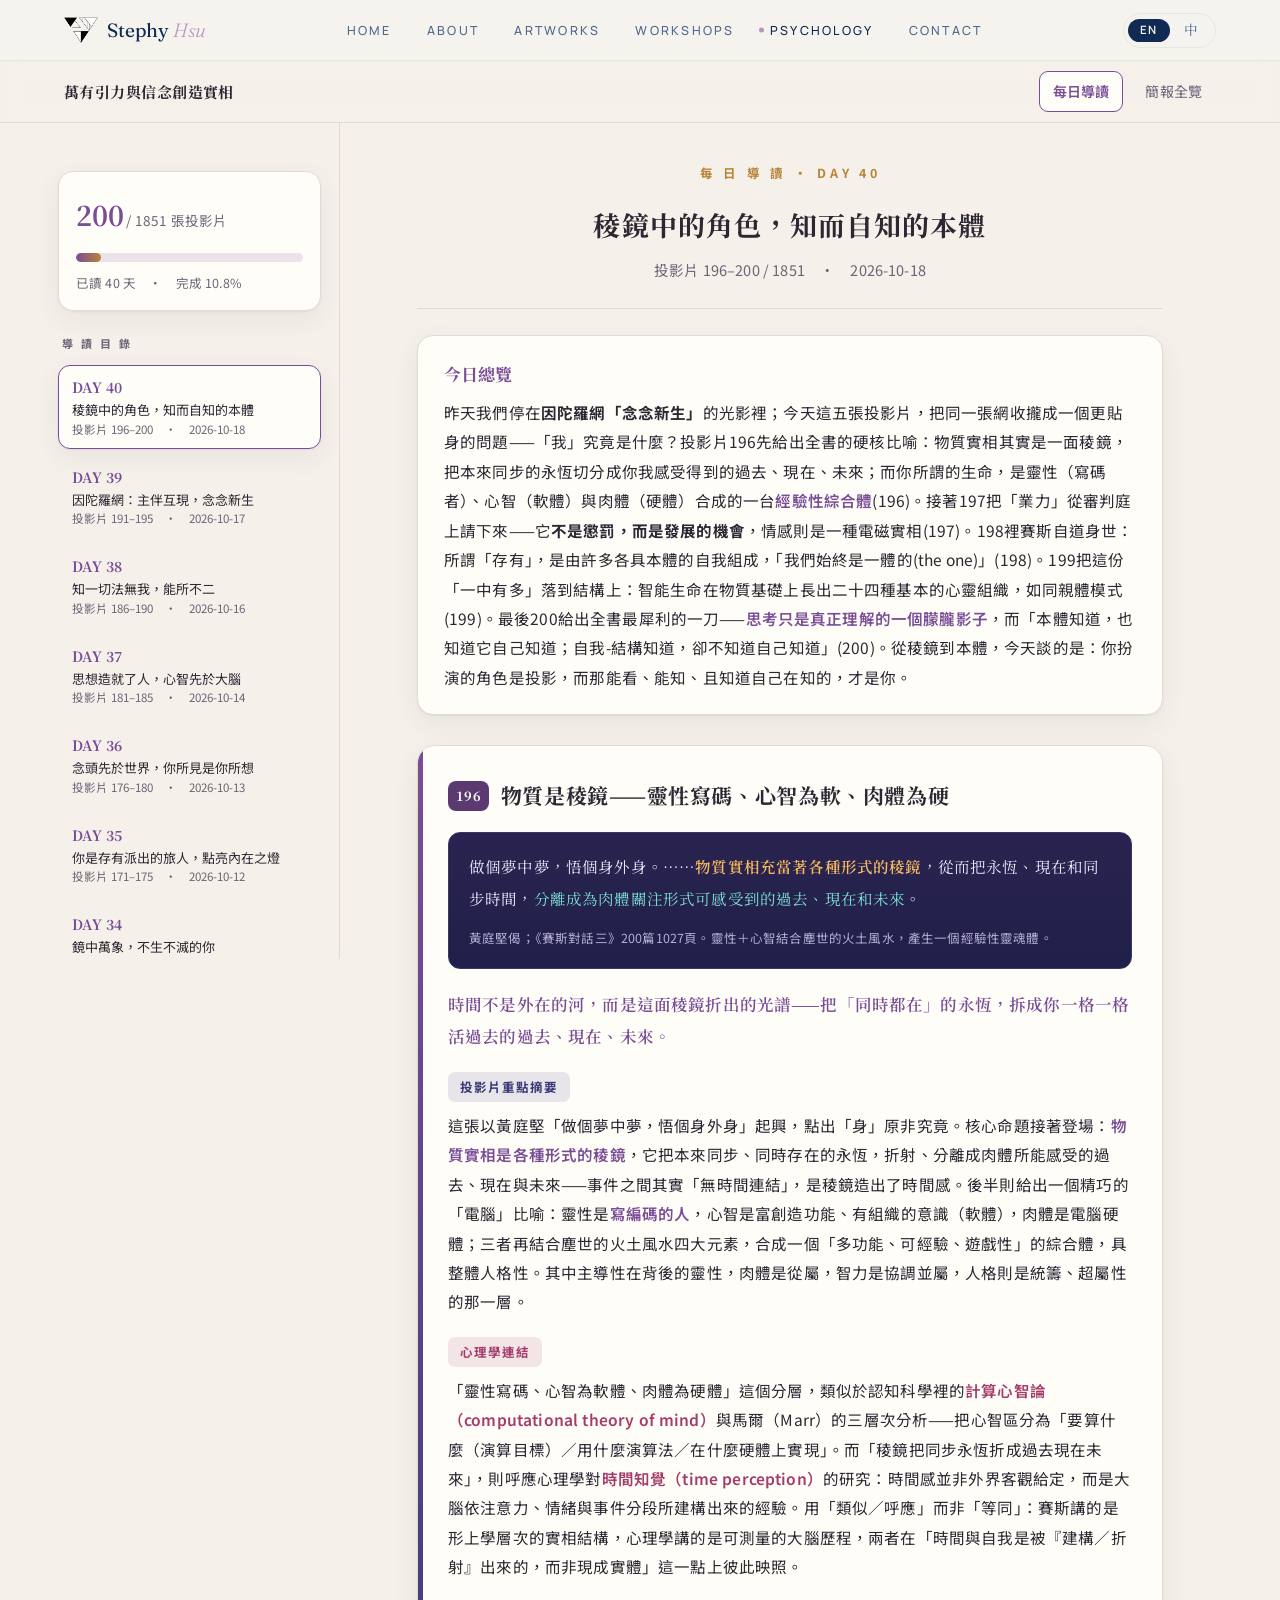
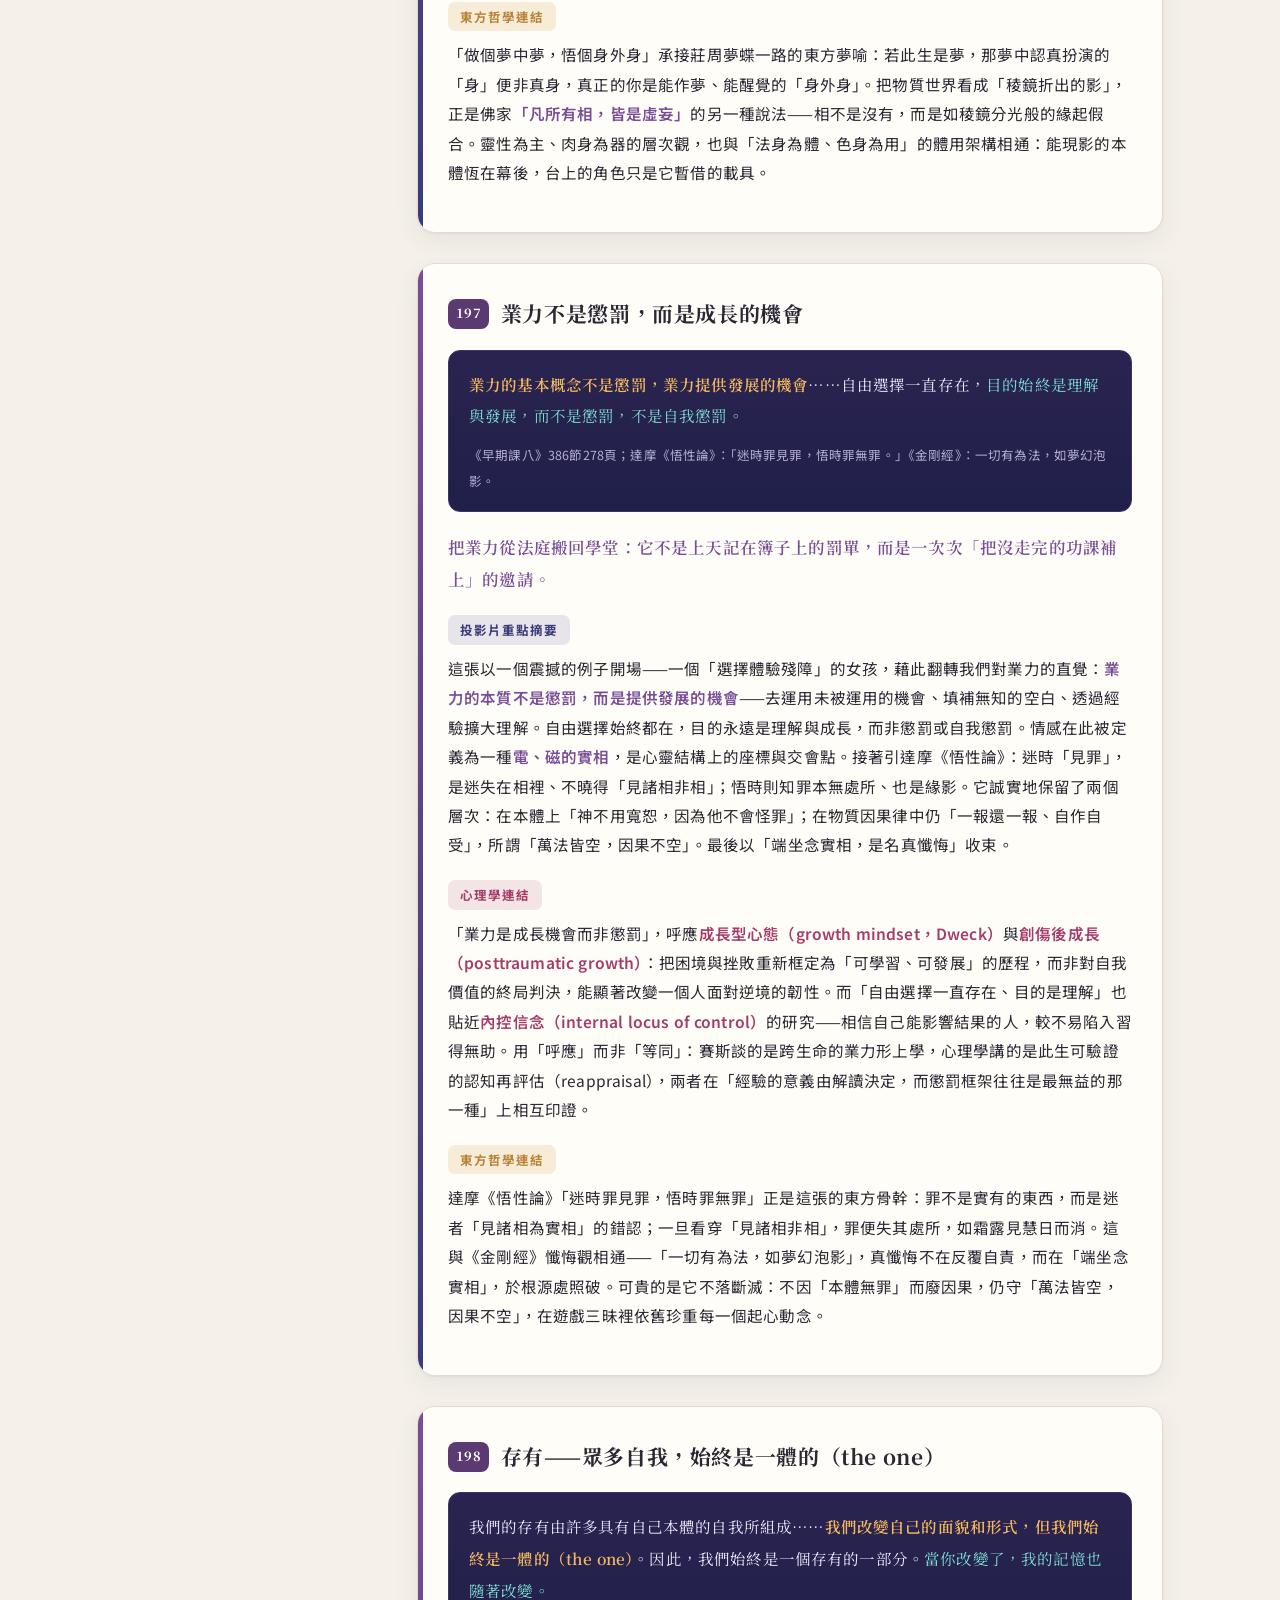
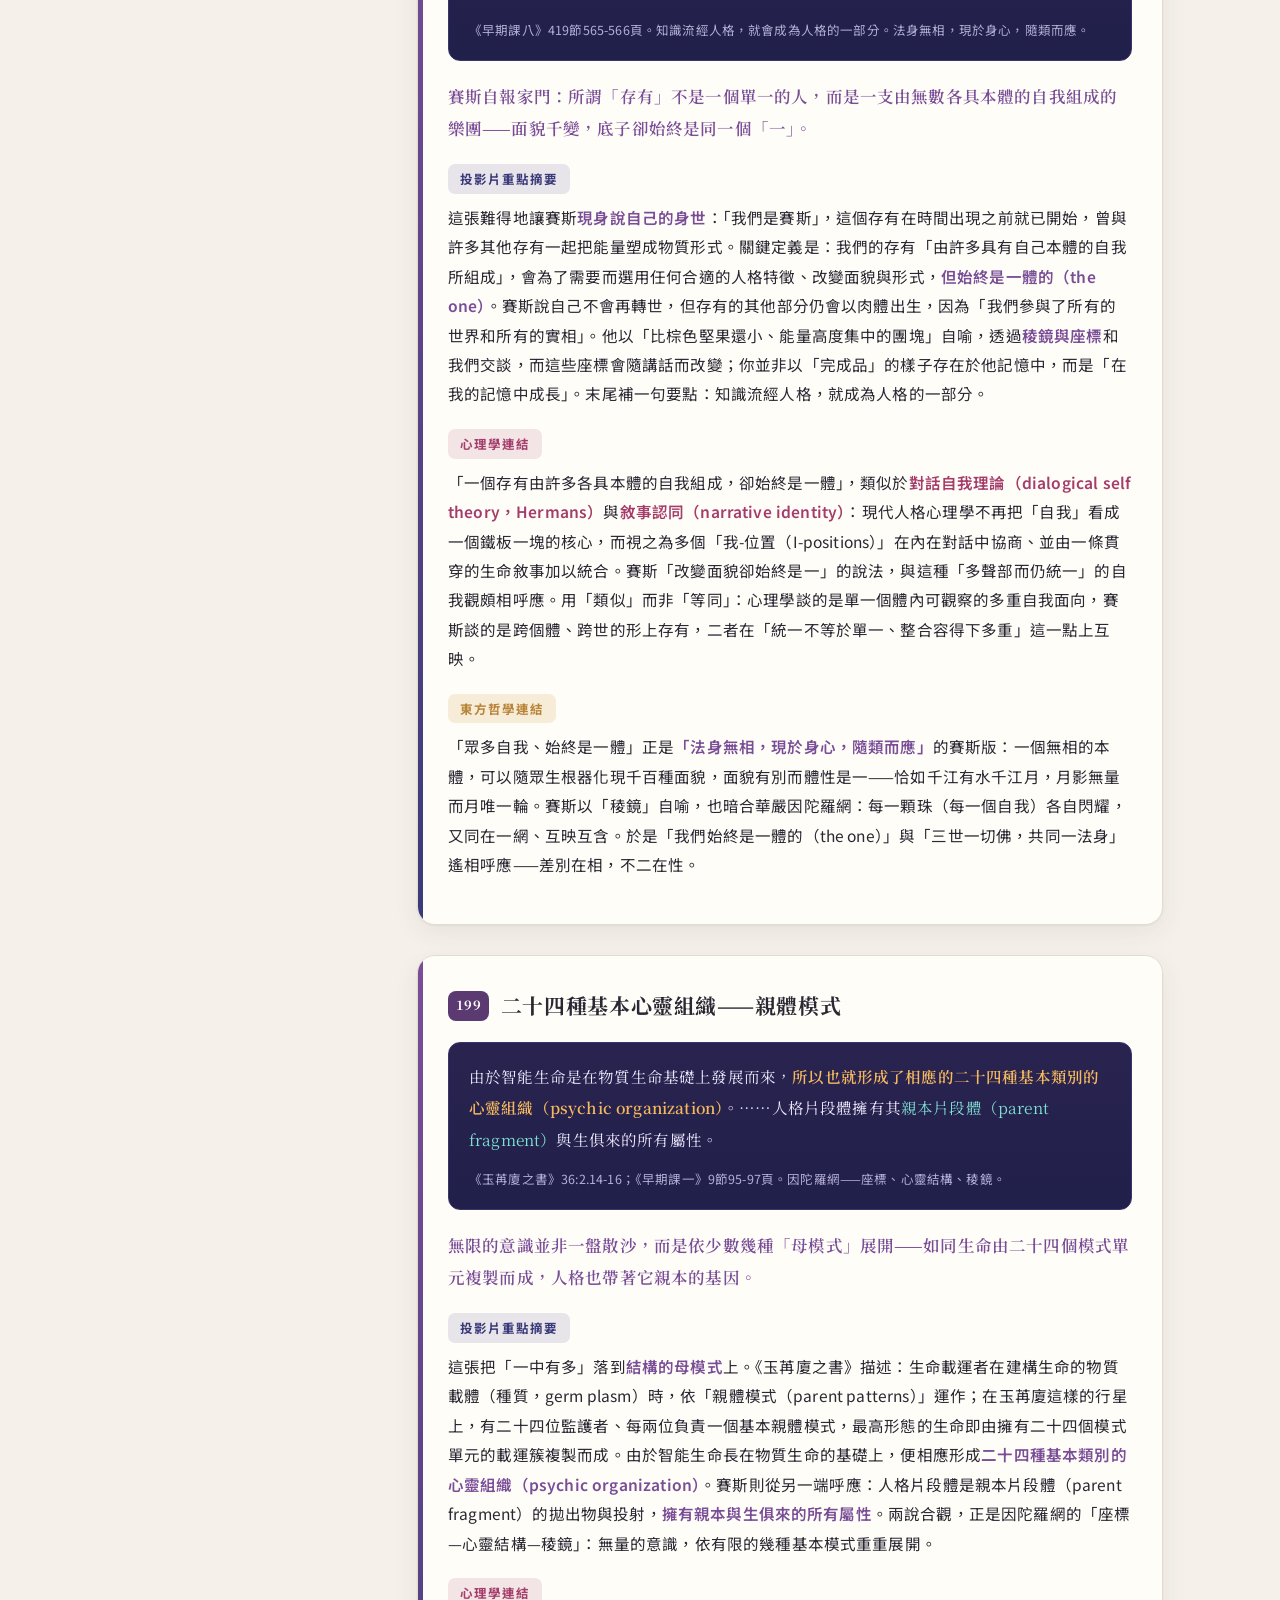
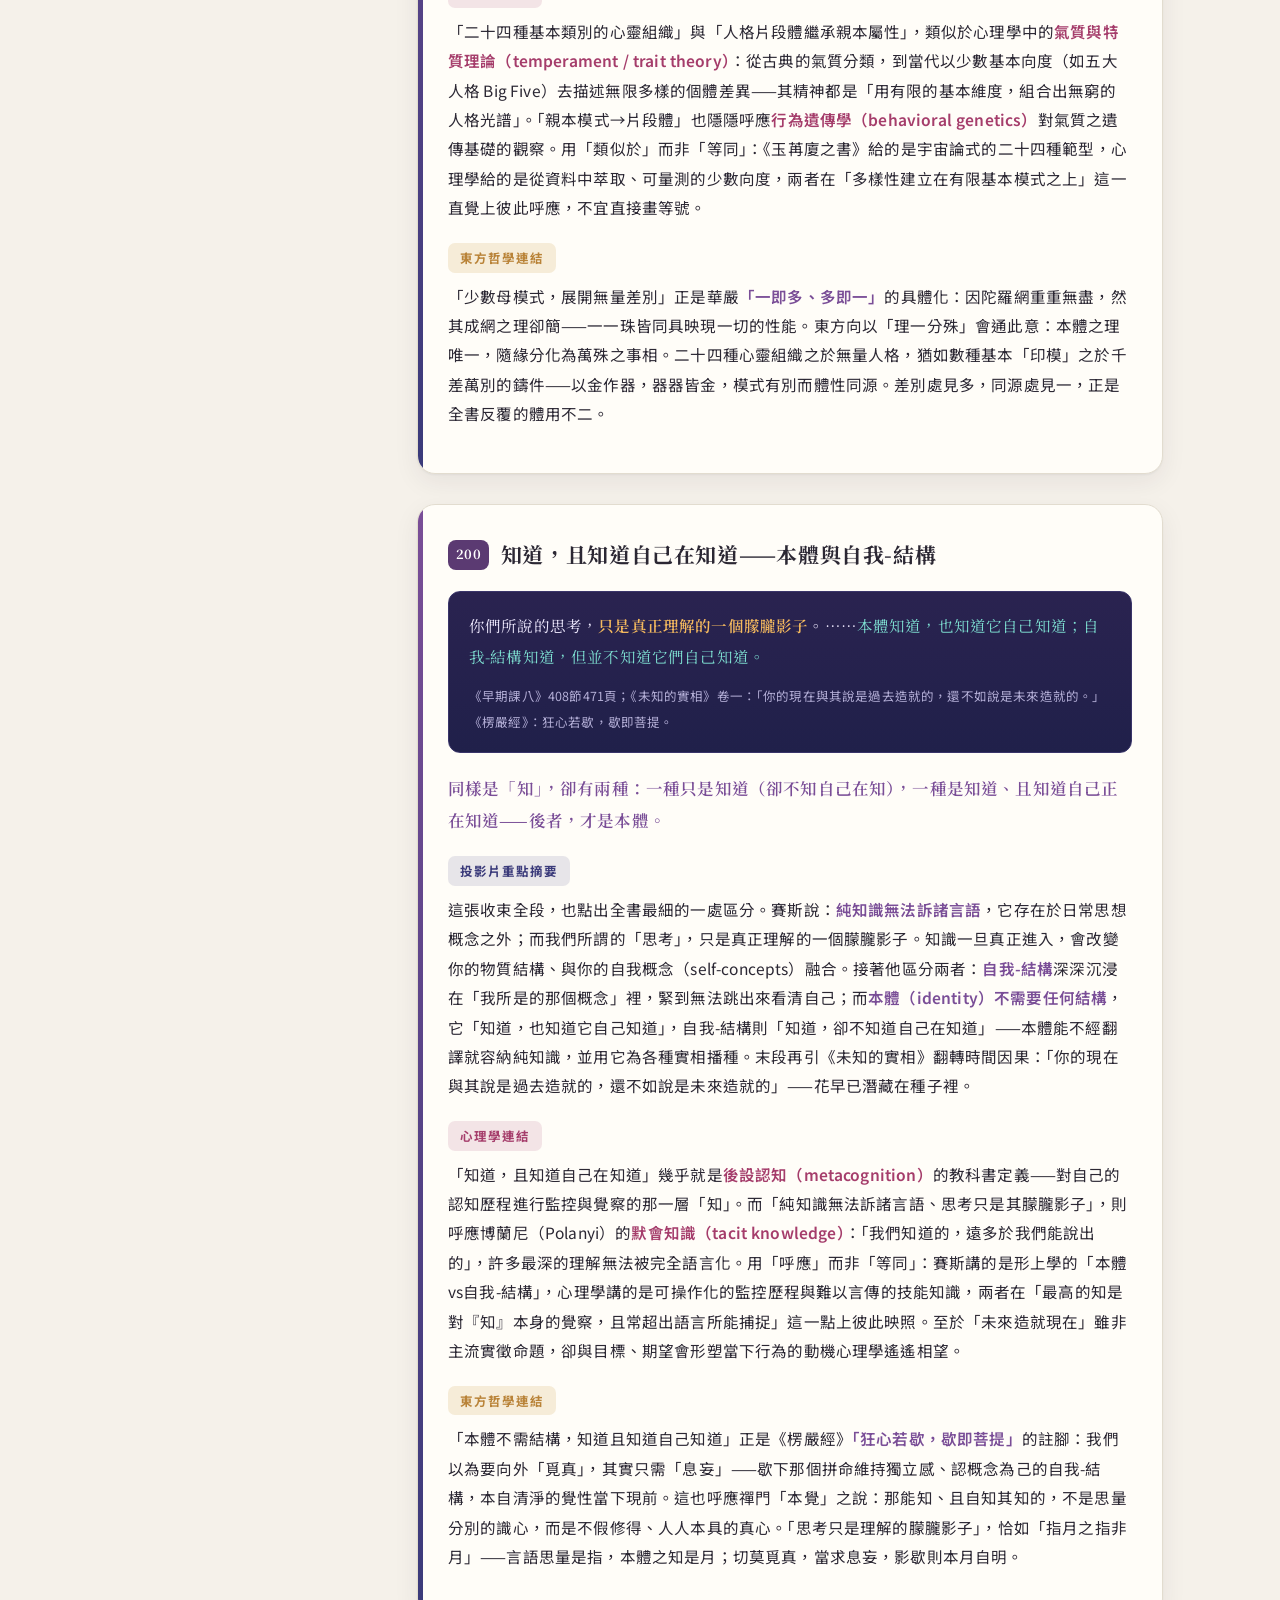
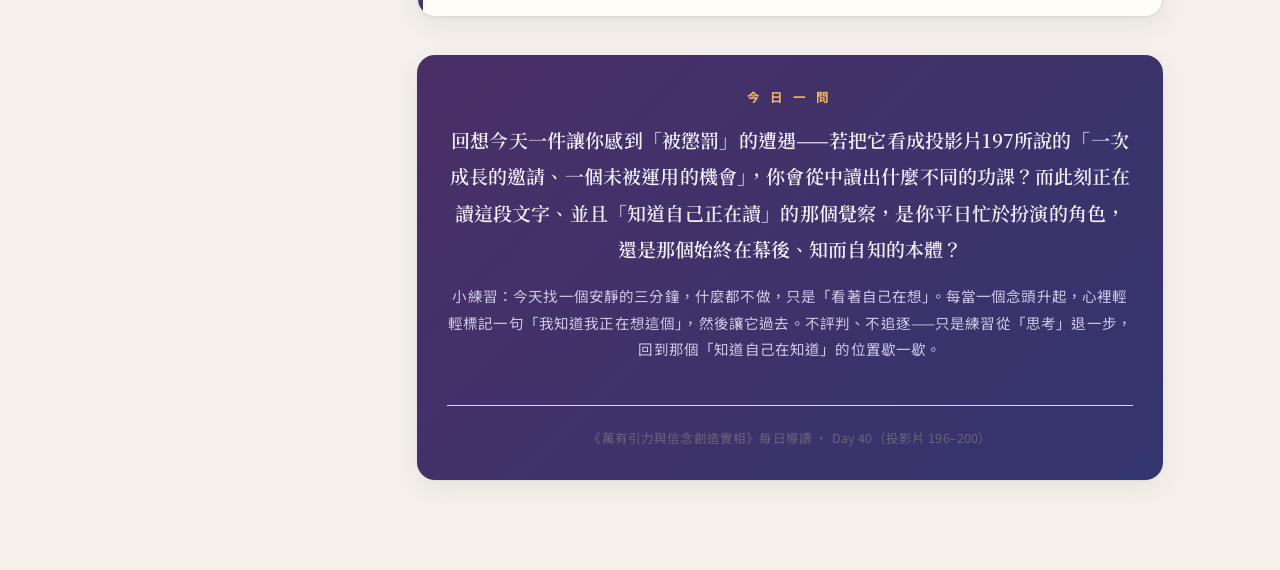
<file: book/index.html>
<!DOCTYPE html>
<html lang="zh-Hant">
<head>
<meta charset="utf-8">
<meta name="viewport" content="width=device-width, initial-scale=1">
<title>每日導讀 · 萬有引力與信念創造實相</title>
<meta name="description" content="《萬有引力與信念創造實相》每日導讀 — 摘要、心理學連結、東方哲學連結。">
<link rel="preconnect" href="https://fonts.googleapis.com">
<link rel="preconnect" href="https://fonts.gstatic.com" crossorigin>
<link href="https://fonts.googleapis.com/css2?family=Fraunces:ital,opsz,wght@0,9..144,300..600;1,9..144,300..500&family=Manrope:wght@400;500;600&family=Noto+Serif+TC:wght@400;600;700&family=Noto+Sans+TC:wght@400;500;700&display=swap" rel="stylesheet">
<link rel="stylesheet" href="assets/styles.css">
</head>
<body>

<nav class="site-nav">
  <div class="site-nav-inner">
    <a href="/" class="nav-mark"><img src="/images/logo.png" alt="" class="nav-mark-logo"><span>Stephy <em>Hsu</em></span></a>
    <ul class="nav-links">
      <li><a href="/index.html" data-en="Home" data-zh="首頁">Home</a></li>
      <li><a href="/about.html" data-en="About" data-zh="關於">About</a></li>
      <li><a href="/artworks.html" data-en="Artworks" data-zh="作品">Artworks</a></li>
      <li><a href="/workshops.html" data-en="Workshops" data-zh="工作坊">Workshops</a></li>
      <li class="nav-dropdown">
        <a href="/psychology.html" class="active" data-en="Psychology" data-zh="心理治療">Psychology</a>
        <ul class="nav-dropdown-menu">
          <li><a href="/psychology.html" data-en="Clinical Practice" data-zh="臨床實務">Clinical Practice</a></li>
          <li><a href="/book/" class="active" data-en="Daily Reading · 每日導讀" data-zh="每日導讀 · Daily Reading">Daily Reading · 每日導讀</a></li>
        </ul>
      </li>
      <li><a href="/contact.html" data-en="Contact" data-zh="聯繫">Contact</a></li>
    </ul>
    <div class="nav-actions">
      <div class="lang-toggle" role="group" aria-label="Language">
        <button type="button" data-lang="en" aria-pressed="true">EN</button>
        <button type="button" data-lang="zh" aria-pressed="false">中</button>
      </div>
      <button class="nav-toggle" aria-label="Menu" aria-expanded="false" onclick="this.classList.toggle('open');document.getElementById('mobileMenu').classList.toggle('open');this.setAttribute('aria-expanded',this.classList.contains('open'))">
        <span></span><span></span><span></span>
      </button>
    </div>
  </div>
</nav>
<div class="mobile-menu" id="mobileMenu">
  <ul>
    <li><a href="/index.html" data-en="Home" data-zh="首頁">Home</a></li>
    <li><a href="/about.html" data-en="About" data-zh="關於">About</a></li>
    <li><a href="/artworks.html" data-en="Artworks" data-zh="作品">Artworks</a></li>
    <li><a href="/workshops.html" data-en="Workshops" data-zh="工作坊">Workshops</a></li>
    <li><a href="/psychology.html" data-en="Psychology" data-zh="心理治療">Psychology</a></li>
    <li class="mobile-sub-item"><a href="/book/" data-en="— Daily Reading 每日導讀" data-zh="— 每日導讀 Daily Reading">— Daily Reading 每日導讀</a></li>
    <li><a href="/contact.html" data-en="Contact" data-zh="聯繫">Contact</a></li>
  </ul>
</div>

<div class="bookbar"><div class="bookbar-inner">
  <span class="bookbar-logo">萬有引力與信念創造實相</span>
  <a class="bookbar-tab active" href="index.html">每日導讀</a>
  <a class="bookbar-tab" href="presentation.html">簡報全覽</a>
</div></div>

<div class="app">
  <aside class="side">
    <div class="prog">
      <div class="num"><b id="slidesDone">0</b>/ <span id="totalSlides">1851</span> 張投影片</div>
      <div class="bar"><i id="barFill" style="width:0%"></i></div>
      <div class="sub">已讀 <span id="daysDone">0</span> 天　·　完成 <span id="pctVal">0</span>%</div>
    </div>
    <div class="navttl">導 讀 目 錄</div>
    <nav id="dayList"></nav>
  </aside>
  <main class="reader" id="reader"><p style="color:var(--soft);padding:20px">載入中…</p></main>
</div>

<script src="/i18n.js"></script>
<script src="assets/hub.js"></script>
</body>
</html>
</file>
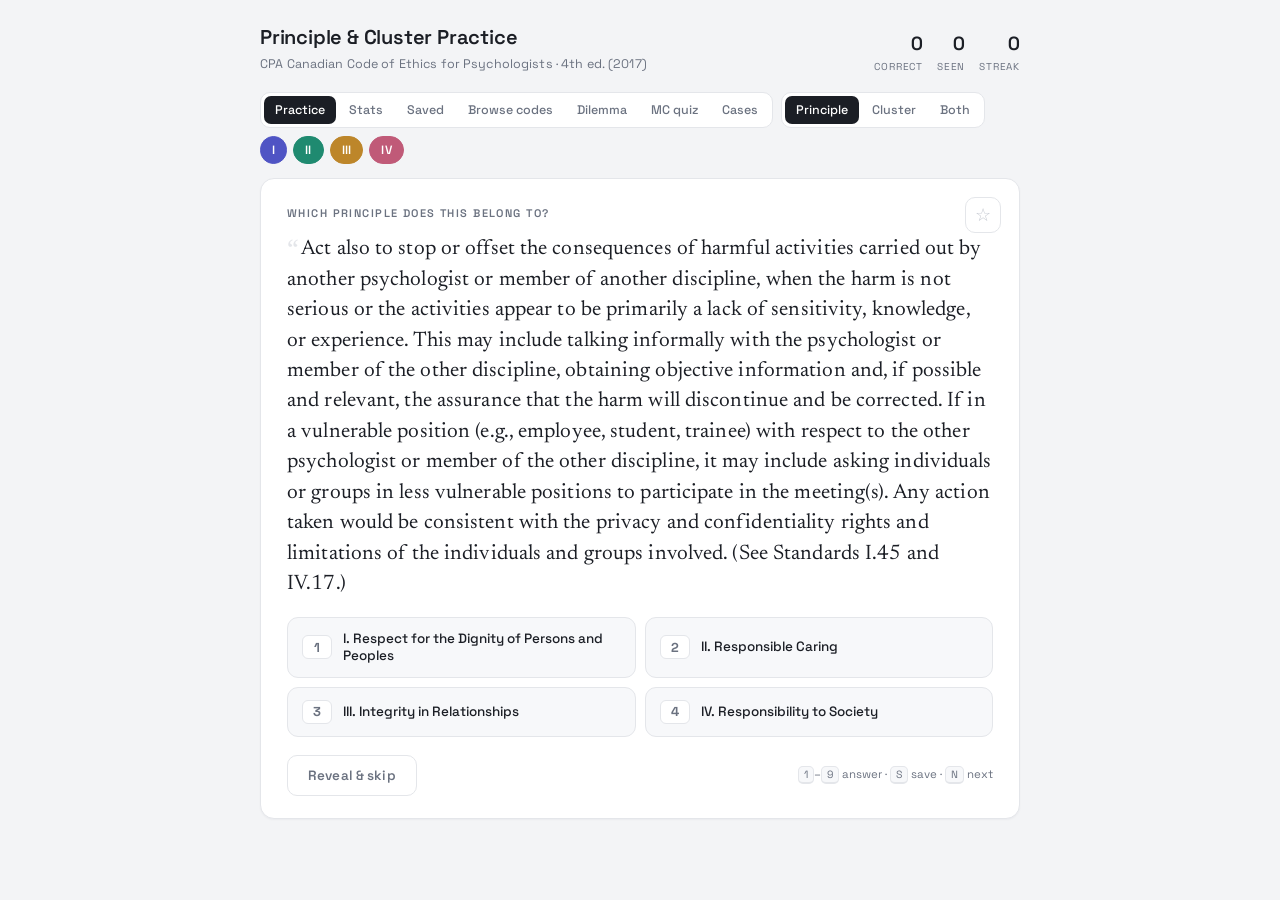
<file: cpa-principle-practice.html>
<!DOCTYPE html>
<html lang="en">
<head>
<meta charset="utf-8">
<meta name="viewport" content="width=device-width, initial-scale=1">
<title>CPA Code of Ethics — Principle & Cluster Practice</title>
<link rel="preconnect" href="https://fonts.googleapis.com">
<link rel="preconnect" href="https://fonts.gstatic.com" crossorigin>
<link href="https://fonts.googleapis.com/css2?family=Space+Grotesk:wght@400;500;600;700&family=Newsreader:ital,opsz,wght@0,6..72,400;0,6..72,500;1,6..72,400&display=swap" rel="stylesheet">
<style>
:root{
  --bg:#f3f4f6; --surface:#ffffff; --ink:#1b1e25; --muted:#6b7280; --line:#e4e6ea;
  --soft:#f7f8fa;
  --p1:#4f54c4; --p1bg:#edeefb;
  --p2:#1f8a70; --p2bg:#e6f4ef;
  --p3:#bd862a; --p3bg:#f8efdd;
  --p4:#c05a78; --p4bg:#f9e9ee;
  --good:#1f8a70; --goodbg:#e6f4ef;
  --bad:#cc4646;  --badbg:#fbe9e9;
  --mark:#fff2b8; --markline:#e8c948;
  --r:14px; --sans:'Space Grotesk',system-ui,sans-serif; --serif:'Newsreader',Georgia,serif;
}
*{box-sizing:border-box}
html,body{margin:0}
body{background:var(--bg);color:var(--ink);font-family:var(--sans);line-height:1.5;
  -webkit-font-smoothing:antialiased;padding:22px 16px 64px}
.wrap{max-width:760px;margin:0 auto}
@media(prefers-reduced-motion:no-preference){.fade{animation:fade .28s ease}}
@keyframes fade{from{opacity:0;transform:translateY(4px)}to{opacity:1;transform:none}}
#confetti{position:fixed;inset:0;width:100%;height:100%;pointer-events:none;z-index:60}
#toast{position:fixed;left:50%;top:28%;z-index:70;pointer-events:none;opacity:0;
  font-family:var(--sans);font-weight:700;font-size:23px;letter-spacing:-.01em;color:#fff;text-align:center;
  max-width:min(90vw,440px);padding:13px 26px;border-radius:14px;box-shadow:0 12px 34px rgba(20,24,40,.22)}
#toast.good{background:var(--good);animation:pop 1.2s ease both}
#toast.bad{background:var(--bad);animation:nope 1.05s ease both}
@keyframes pop{
  0%{opacity:0;transform:translate(-50%,-50%) scale(.7) rotate(-3deg)}
  14%{opacity:1;transform:translate(-50%,-50%) scale(1.1) rotate(2deg)}
  28%{transform:translate(-50%,-50%) scale(1) rotate(0)}
  78%{opacity:1}
  100%{opacity:0;transform:translate(-50%,-50%) scale(1)}}
@keyframes nope{
  0%{opacity:0;transform:translate(-50%,-50%) scale(.82)}
  12%{opacity:1;transform:translate(calc(-50% - 7px),-50%) scale(1)}
  26%{transform:translate(calc(-50% + 7px),-50%)}
  40%{transform:translate(calc(-50% - 5px),-50%)}
  54%{transform:translate(calc(-50% + 4px),-50%)}
  68%{transform:translate(-50%,-50%)}
  82%{opacity:1}
  100%{opacity:0;transform:translate(-50%,-50%)}}
@media(prefers-reduced-motion:reduce){
  #toast.good,#toast.bad{animation:fadeToast 1.2s ease both}
  @keyframes fadeToast{0%{opacity:0}15%{opacity:1}80%{opacity:1}100%{opacity:0}}
}

header{display:flex;justify-content:space-between;align-items:flex-end;gap:16px;margin-bottom:18px;flex-wrap:wrap}
h1{font-size:20px;font-weight:600;letter-spacing:-.01em;margin:0}
.sub{color:var(--muted);font-size:12.5px;margin-top:3px;letter-spacing:.01em}
.score{display:flex;gap:14px;align-items:baseline}
.stat{text-align:right}
.stat b{font-size:19px;font-weight:600;font-variant-numeric:tabular-nums}
.stat span{display:block;font-size:10px;letter-spacing:.08em;text-transform:uppercase;color:var(--muted)}

.bar{display:flex;flex-wrap:wrap;gap:8px;align-items:center;margin-bottom:14px}
.seg{display:inline-flex;flex-wrap:wrap;background:var(--surface);border:1px solid var(--line);border-radius:10px;padding:3px;gap:2px}
.seg button{font-family:var(--sans);font-size:12.5px;font-weight:500;color:var(--muted);background:none;
  border:none;border-radius:7px;padding:6px 11px;cursor:pointer;white-space:nowrap}
.seg button.on{background:var(--ink);color:#fff}
.chips{display:flex;gap:6px;flex-wrap:wrap}
.chip{font-family:var(--sans);font-weight:600;font-size:12px;border:1.5px solid var(--line);background:var(--surface);
  color:var(--muted);border-radius:999px;padding:5px 11px;cursor:pointer;letter-spacing:.02em;transition:.12s}
.chip[data-p="I"].on{border-color:var(--p1);color:#fff;background:var(--p1)}
.chip[data-p="II"].on{border-color:var(--p2);color:#fff;background:var(--p2)}
.chip[data-p="III"].on{border-color:var(--p3);color:#fff;background:var(--p3)}
.chip[data-p="IV"].on{border-color:var(--p4);color:#fff;background:var(--p4)}
.spacer{flex:1}

.card{background:var(--surface);border:1px solid var(--line);border-radius:var(--r);position:relative;
  padding:26px 26px 22px;box-shadow:0 1px 2px rgba(20,24,40,.04)}
.kicker{font-size:11px;letter-spacing:.13em;text-transform:uppercase;color:var(--muted);margin-bottom:14px;font-weight:600;padding-right:42px}
.star{position:absolute;top:18px;right:18px;width:36px;height:36px;border-radius:10px;border:1px solid var(--line);background:var(--surface);cursor:pointer;display:grid;place-items:center;font-size:18px;line-height:1;color:#c4c8d0;transition:.12s}
.star:hover{border-color:var(--p3);color:var(--p3)}
.star.on{color:var(--p3);border-color:var(--p3);background:var(--p3bg)}
.mh .savestar{margin-left:auto;border:none;background:none;cursor:pointer;font-size:17px;color:var(--p3);line-height:1;padding:0 2px}
.mh .savestar:hover{opacity:.6}
.prompt{font-family:var(--serif);font-size:21px;line-height:1.45;letter-spacing:.005em}
.prompt::before{content:"\201C";color:var(--line);font-size:30px;line-height:0;vertical-align:-6px;margin-right:2px}
.ctx{font-size:12.5px;color:var(--muted);margin:16px 0 12px}
.ctx b{font-weight:600}

.opts{display:grid;grid-template-columns:1fr 1fr;gap:9px}
.opts.col{grid-template-columns:1fr}
.opt{font-family:var(--sans);text-align:left;background:var(--soft);border:1.5px solid var(--line);
  border-radius:11px;padding:12px 14px;cursor:pointer;transition:.12s;display:flex;gap:11px;align-items:center;color:var(--ink)}
.opt:hover:not(:disabled){border-color:#c8ccd4;background:#fff}
.opt:disabled{cursor:default}
.opt .k{font-weight:700;font-size:13px;width:30px;height:24px;display:grid;place-items:center;border-radius:6px;
  background:#fff;border:1px solid var(--line);color:var(--muted);flex:none}
.opt .lab{font-size:13.5px;font-weight:500;line-height:1.3}
.opt.sc .lab{font-size:13px}
.opt.correct{border-color:var(--good);background:var(--goodbg)}
.opt.correct .k{background:var(--good);color:#fff;border-color:var(--good)}
.opt.wrong{border-color:var(--bad);background:var(--badbg)}
.opt.wrong .k{background:var(--bad);color:#fff;border-color:var(--bad)}
.opt.dim{opacity:.45}

.reveal{margin-top:18px;border-top:1px dashed var(--line);padding-top:16px}
.tag{display:inline-flex;align-items:center;gap:7px;font-weight:600;font-size:12px;border-radius:999px;padding:5px 12px;letter-spacing:.02em}
.code{font-family:var(--sans);font-weight:700;font-size:15px;letter-spacing:.02em}
.rgrid{margin-top:11px;display:grid;grid-template-columns:auto 1fr;gap:5px 14px;align-items:baseline}
.rk{font-size:10.5px;letter-spacing:.09em;text-transform:uppercase;color:var(--muted);font-weight:600}
.rv{font-size:13.5px}
.rv b{font-weight:600}
.rtext{font-size:13px;color:var(--muted);margin-top:13px;line-height:1.6}
.rtext .ft{font-family:var(--serif);font-size:15px;color:var(--ink)}
.rtext mark{background:var(--mark);box-shadow:inset 0 -1px 0 var(--markline);color:inherit;border-radius:3px;padding:0 2px}
.rcap{font-size:11px;color:var(--muted);margin-top:8px;display:flex;align-items:center;gap:6px}
.swatch{width:11px;height:11px;border-radius:3px;background:var(--mark);box-shadow:inset 0 -1px 0 var(--markline);flex:none}
.verdict{font-size:12px;font-weight:600;letter-spacing:.04em;text-transform:uppercase;margin-bottom:10px}
.verdict.y{color:var(--good)} .verdict.n{color:var(--bad)} .verdict.p{color:var(--p3)}
.rv .ok{color:var(--good);font-weight:700}
.rv .no{color:var(--bad);font-weight:700}
.rv .chose{color:var(--muted);font-weight:500;font-size:12px}

.foot{display:flex;gap:10px;margin-top:18px;align-items:center}
.btn{font-family:var(--sans);font-weight:600;font-size:13.5px;border:none;border-radius:10px;padding:11px 20px;cursor:pointer;letter-spacing:.01em}
.btn.primary{background:var(--ink);color:#fff}
.btn.ghost{background:none;color:var(--muted);border:1px solid var(--line)}
.hint{font-size:11.5px;color:var(--muted);margin-left:auto}
kbd{font-family:var(--sans);font-size:10.5px;background:var(--soft);border:1px solid var(--line);border-bottom-width:2px;border-radius:5px;padding:1px 5px;color:var(--muted)}

/* stats */
.tiles{display:grid;grid-template-columns:repeat(4,1fr);gap:10px;margin-bottom:14px}
.tile{background:var(--surface);border:1px solid var(--line);border-radius:var(--r);padding:15px 16px}
.tile b{font-size:24px;font-weight:600;font-variant-numeric:tabular-nums;letter-spacing:-.01em}
.tile span{display:block;font-size:10.5px;letter-spacing:.07em;text-transform:uppercase;color:var(--muted);margin-top:2px}
.panel{background:var(--surface);border:1px solid var(--line);border-radius:var(--r);padding:18px 20px;margin-bottom:12px}
.panel h2{font-size:13px;font-weight:600;margin:0 0 3px}
.panel .psub{font-size:11.5px;color:var(--muted);margin-bottom:14px}
.row{display:grid;grid-template-columns:1fr auto;gap:4px 12px;align-items:center;margin:11px 0}
.rname{font-size:13px;font-weight:500}
.rname small{color:var(--muted);font-weight:600;font-size:11px;margin-right:6px}
.rfrac{font-size:12px;color:var(--muted);font-variant-numeric:tabular-nums;white-space:nowrap}
.track{grid-column:1 / -1;height:7px;background:var(--soft);border-radius:99px;overflow:hidden}
.fill{height:100%;border-radius:99px}
.empty{font-size:12.5px;color:var(--muted);line-height:1.5}
.reset{margin-top:4px}
.miss{border:1px solid var(--line);border-left:3px solid var(--line);border-radius:11px;padding:14px 16px;margin:11px 0;background:var(--soft)}
.miss .mh{display:flex;gap:7px;align-items:center;flex-wrap:wrap;margin-bottom:9px}
.miss .mcode{font-family:var(--sans);font-weight:700;font-size:13px;letter-spacing:.02em}
.dimtag{font-size:9.5px;letter-spacing:.07em;text-transform:uppercase;font-weight:600;color:var(--muted);border:1px solid var(--line);border-radius:5px;padding:1px 6px}
.miss .ntag{font-size:10px;color:var(--muted);font-weight:600}
.pill{font-size:11px;font-weight:600;border-radius:999px;padding:3px 9px;white-space:nowrap}
.pill.you{background:var(--badbg);color:var(--bad)}
.pill.ans{background:var(--goodbg);color:var(--good)}
.pill.skip{background:#eef0f3;color:var(--muted)}
.pillrow{display:flex;gap:7px;flex-wrap:wrap;margin-bottom:10px;font-size:11px;align-items:center}
.arrow{color:var(--muted);font-size:11px}
.miss .mtext{font-family:var(--serif);font-size:14.5px;line-height:1.6;margin:4px 0 11px}
.miss .mtext mark{background:var(--mark);box-shadow:inset 0 -1px 0 var(--markline);color:inherit;border-radius:3px;padding:0 2px}
.clar{font-size:12.5px;line-height:1.6;color:var(--ink);border-top:1px solid var(--line);padding-top:10px}
.clar .lbl{font-size:9.5px;letter-spacing:.08em;text-transform:uppercase;color:var(--muted);font-weight:600;display:block;margin:9px 0 3px}
.clar .lbl:first-child{margin-top:0}
.cues{display:flex;gap:6px;flex-wrap:wrap;margin-top:4px}
.cue{font-size:11px;background:var(--mark);box-shadow:inset 0 -1px 0 var(--markline);border-radius:5px;padding:2px 8px}

/* cluster map + browse */
.map{background:var(--surface);border:1px solid var(--line);border-radius:var(--r);padding:18px 20px;margin-bottom:14px}
.map h2{font-size:13px;font-weight:600;margin:0 0 4px}
.map .msub{font-size:11.5px;color:var(--muted);margin-bottom:14px}
.mrow{display:flex;gap:13px;padding:11px 0;border-top:1px solid var(--line)}
.mrow:first-of-type{border-top:none}
.mp{font-family:var(--sans);font-weight:700;font-size:13px;min-width:108px;flex:none}
.mclusters{display:flex;gap:6px;flex-wrap:wrap}
.mc{font-size:11.5px;border-radius:999px;padding:3px 10px;font-weight:500;background:var(--soft);border:1px solid var(--line);color:var(--ink)}
.weight{font-size:11.5px;color:var(--muted);margin:2px 2px 14px;display:flex;gap:6px;align-items:center;flex-wrap:wrap}
.wb{font-weight:600;color:var(--ink)}
.browse{margin-top:4px}
.pgroup{background:var(--surface);border:1px solid var(--line);border-radius:var(--r);margin-bottom:10px;overflow:hidden}
.phead{display:flex;align-items:center;gap:10px;padding:14px 18px;cursor:pointer;user-select:none}
.dot{width:10px;height:10px;border-radius:3px;flex:none}
.phead .nm{font-weight:600;font-size:14px}
.phead .ct{margin-left:auto;font-size:12px;color:var(--muted)}
.pbody{display:none;padding:0 18px 8px}
.pgroup.open .pbody{display:block}
.scat{font-size:11px;letter-spacing:.09em;text-transform:uppercase;color:var(--muted);font-weight:600;margin:14px 0 7px;padding-top:10px;border-top:1px solid var(--line)}
.sdef{font-size:12.5px;color:var(--muted);line-height:1.55;margin:-3px 0 9px;padding-left:11px;border-left:2px solid var(--line)}
.scat:first-child{border-top:none;padding-top:0}
.std{display:flex;gap:12px;padding:7px 0;font-size:13.5px;line-height:1.45}
.std .c{font-family:var(--sans);font-weight:700;font-size:12px;color:var(--muted);min-width:42px;flex:none;padding-top:1px}
.std .t{font-family:var(--serif);font-size:15px}
.note{font-size:12px;color:var(--muted);margin:16px 2px 0;line-height:1.5}
.caseintro{font-size:12.5px;color:var(--muted);line-height:1.55;margin:2px 2px 14px}
.casecard{background:var(--surface);border:1px solid var(--line);border-radius:var(--r);padding:18px 20px;margin-bottom:12px;box-shadow:0 1px 2px rgba(20,24,40,.04)}
.casehd{display:flex;align-items:baseline;gap:9px}
.caseflag{font-size:17px;flex:none;line-height:1}
.casename{font-weight:600;font-size:15.5px;letter-spacing:-.01em;line-height:1.3}
.caseyr{font-size:11px;letter-spacing:.04em;text-transform:uppercase;color:var(--muted);font-weight:600;margin:5px 0 0 26px}
.caseprin{font-family:var(--serif);font-size:15px;line-height:1.45;color:var(--ink);background:var(--p1bg);border-left:3px solid var(--p1);border-radius:8px;padding:11px 14px;margin:12px 0 4px}
.caserow{margin-top:12px}
.caselbl{display:block;font-size:9.5px;letter-spacing:.08em;text-transform:uppercase;color:var(--muted);font-weight:700;margin-bottom:4px}
.casetxt{font-size:13px;line-height:1.6;color:var(--ink)}
@media(max-width:560px){.casecard{padding:16px 15px}.casename{font-size:14.5px}.caseyr{margin-left:0}}
/* dilemma writing practice */
.dintro{font-size:12.5px;color:var(--muted);line-height:1.55;margin:2px 2px 14px}
.dsel{width:100%;font-family:var(--sans);font-size:13.5px;font-weight:500;color:var(--ink);border:1px solid var(--line);border-radius:10px;padding:11px 13px;background:var(--surface);margin-bottom:14px;cursor:pointer}
.dscn{font-family:var(--serif);font-size:16px;line-height:1.6;background:var(--surface);border:1px solid var(--line);border-radius:var(--r);padding:18px 20px;margin-bottom:12px}
.dtoggle{font-family:var(--sans);font-size:12px;font-weight:600;color:var(--muted);background:none;border:1px solid var(--line);border-radius:8px;padding:7px 12px;cursor:pointer;margin-bottom:14px}
.dcodes{display:none;font-size:12.5px;line-height:1.6;color:var(--ink);background:var(--p3bg);border-radius:10px;padding:12px 15px;margin-bottom:14px}
.dcodes.show{display:block}
.dcodes b{font-weight:600}
.dwrap{background:var(--surface);border:1px solid var(--line);border-radius:var(--r);padding:18px 20px}
.dblk{margin-top:16px;padding-top:16px;border-top:1px solid var(--line)}
.dblk:first-child{margin-top:0;padding-top:0;border-top:none}
.dhdr{display:flex;gap:10px;align-items:center;margin-bottom:4px}
.dsn{font-family:var(--sans);font-weight:700;font-size:12px;color:#fff;background:var(--ink);min-width:24px;height:24px;border-radius:7px;display:grid;place-items:center;flex:none}
.dnm{font-weight:600;font-size:14px}
.dprompt{font-size:12px;color:var(--muted);margin:0 0 9px 34px;line-height:1.5}
.dblk textarea{width:100%;font-family:var(--sans);font-size:13.5px;line-height:1.5;color:var(--ink);border:1.5px solid var(--line);border-radius:10px;padding:11px 13px;resize:vertical;min-height:62px;background:var(--soft)}
.dblk textarea:focus{outline:none;border-color:#9aa0ad;background:#fff}
.dmbtn{font-family:var(--sans);font-size:11.5px;color:var(--muted);background:none;border:none;cursor:pointer;padding:7px 0 0;text-decoration:underline}
.dmodel{display:none;margin-top:9px;font-size:12.5px;line-height:1.6;color:var(--ink);background:var(--p2bg);border-left:3px solid var(--p2);border-radius:8px;padding:11px 13px}
.dmodel.show{display:block}
.dmodel .ml{font-size:9.5px;letter-spacing:.08em;text-transform:uppercase;color:var(--p2);font-weight:700;display:block;margin-bottom:4px}
.dfoot{display:flex;gap:10px;margin-top:18px;align-items:center;flex-wrap:wrap}
.dcopied{font-size:12px;color:var(--good);font-weight:600}
@media(max-width:560px){
  .dscn{font-size:15px;padding:15px 16px}
  .dwrap{padding:16px 15px}
  .dprompt{margin-left:0}
}
/* MC quiz */
.mcscore{font-size:12px;color:var(--muted);margin:2px 2px 12px;font-weight:500}
.mcscore b{color:var(--ink);font-variant-numeric:tabular-nums}
.tchips{display:flex;gap:6px;flex-wrap:wrap;margin-bottom:14px}
.tchip{font-family:var(--sans);font-weight:500;font-size:11.5px;border:1.5px solid var(--line);background:var(--surface);color:var(--muted);border-radius:999px;padding:5px 11px;cursor:pointer}
.tchip.on{border-color:var(--p1);color:#fff;background:var(--p1)}
.mckick{font-size:11px;letter-spacing:.12em;text-transform:uppercase;color:var(--muted);margin-bottom:10px;font-weight:600;display:flex;justify-content:space-between;gap:10px;align-items:center}
.mcsrc{color:var(--p1);background:var(--p1bg);border-radius:999px;padding:2px 9px;font-size:10px;letter-spacing:.02em;white-space:nowrap}
.mcq{font-size:17px;line-height:1.4;font-weight:500;margin-bottom:16px}
.mcexpl{font-size:13.5px;line-height:1.6;color:var(--ink)}
.mcexpl b{font-weight:600}
.mcdone{text-align:center;padding:40px 24px}
.mcbig{font-size:12px;letter-spacing:.08em;text-transform:uppercase;color:var(--muted);font-weight:600;margin-bottom:14px}
.mcbignum{font-family:var(--sans);font-size:46px;font-weight:700;letter-spacing:-.02em;line-height:1}
.mcbignum span{color:var(--muted);font-weight:600;font-size:30px}
.mcbigpct{font-size:14px;color:var(--muted);margin-top:6px}
.mcmsg{font-size:14px;margin:16px 0 22px;line-height:1.5}
.mcreview{text-align:left;margin-top:8px}
.mcrevh{font-size:11px;letter-spacing:.08em;text-transform:uppercase;color:var(--muted);font-weight:600;margin-bottom:12px;padding-top:20px;border-top:1px solid var(--line)}
.mcrev{border:1px solid var(--line);border-left:3px solid var(--bad);border-radius:11px;padding:13px 15px;margin-bottom:10px;background:var(--soft)}
.mcrevq{font-size:13.5px;font-weight:500;line-height:1.4;margin-bottom:7px}
.mcrevans{font-size:13px;color:var(--good);font-weight:600;margin-bottom:5px;line-height:1.4}
.mcrevexpl{font-size:12.5px;color:var(--muted);line-height:1.55}
.mcrevsrc{font-size:10px;letter-spacing:.03em;color:var(--muted);margin-top:6px;text-transform:uppercase;font-weight:600}
@media(max-width:560px){ .mcq{font-size:15.5px} }
@media(max-width:560px){
  body{padding:16px 12px 56px}
  h1{font-size:18px}
  .card{padding:20px 17px 18px}
  .kicker{margin-bottom:11px;padding-right:38px}
  .prompt{font-size:16.5px;line-height:1.42}
  .prompt::before{font-size:24px;vertical-align:-4px}
  .ctx{margin:13px 0 11px}
  .opts{gap:8px}
  .opt{padding:10px 12px;gap:9px}
  .opt .k{width:26px;height:22px;font-size:12px}
  .opt .lab{font-size:12.5px}
  .opt.sc .lab{font-size:12.5px}
  .star{top:14px;right:14px;width:32px;height:32px;font-size:16px}
  .tiles{grid-template-columns:repeat(2,1fr)}
  #toast{font-size:18px;padding:11px 20px}
  .mrow{flex-direction:column;gap:9px}
  .mp{min-width:0}
}
</style>
</head>
<body>
<div class="wrap">
  <header>
    <div>
      <h1>Principle &amp; Cluster Practice</h1>
      <div class="sub">CPA Canadian Code of Ethics for Psychologists &middot; 4th ed. (2017)</div>
    </div>
    <div class="score" id="score">
      <div class="stat"><b id="sCorrect">0</b><span>Correct</span></div>
      <div class="stat"><b id="sSeen">0</b><span>Seen</span></div>
      <div class="stat"><b id="sStreak">0</b><span>Streak</span></div>
    </div>
  </header>

  <div class="bar">
    <div class="seg" id="modeSeg">
      <button data-mode="practice" class="on">Practice</button>
      <button data-mode="stats">Stats</button>
      <button data-mode="saved" id="savedTab">Saved</button>
      <button data-mode="browse">Browse codes</button>
      <button data-mode="dilemma">Dilemma</button>
      <button data-mode="mc">MC quiz</button>
      <button data-mode="cases">Cases</button>
    </div>
    <div class="seg" id="diffSeg">
      <button data-diff="principle" class="on">Principle</button>
      <button data-diff="cluster">Cluster</button>
      <button data-diff="both">Both</button>
    </div>
    <div class="spacer"></div>
    <div class="chips" id="chips">
      <button class="chip on" data-p="I">I</button>
      <button class="chip on" data-p="II">II</button>
      <button class="chip on" data-p="III">III</button>
      <button class="chip on" data-p="IV">IV</button>
    </div>
  </div>

  <div id="practiceView">
    <div class="card fade" id="card">
      <button class="star" id="star" title="Save this standard" aria-label="Save this standard">&#9734;</button>
      <div class="kicker" id="kicker"></div>
      <div class="prompt" id="prompt"></div>
      <div class="ctx" id="ctx"></div>
      <div class="opts" id="opts"></div>
      <div class="reveal" id="reveal" style="display:none"></div>
      <div class="foot">
        <button class="btn primary" id="next" style="display:none">Next &rarr;</button>
        <button class="btn ghost" id="giveup">Reveal &amp; skip</button>
        <span class="hint"><kbd>1</kbd>&ndash;<kbd>9</kbd> answer &middot; <kbd>S</kbd> save &middot; <kbd>N</kbd> next</span>
      </div>
    </div>
  </div>

  <div id="statsView" style="display:none"></div>
  <div id="savedView" style="display:none"></div>

  <div id="browseView" style="display:none">
    <div class="map" id="map">
      <h2>Cluster map</h2>
      <div class="msub">Each principle's standards are grouped into clusters. This is the structure you're placing codes into.</div>
    </div>
    <div class="weight">
      <span class="wb">Weighting when principles conflict:</span>
      <span>I &rarr; II &rarr; III &rarr; IV</span>
      <span>(I generally highest, except clear &amp; imminent danger of bodily harm.)</span>
    </div>
    <div class="browse" id="browse"></div>
    <div class="note">170 standards total. Tap a principle to expand. Standard text is verbatim from the 4th edition.</div>
  </div>

  <div id="dilemmaView" style="display:none"></div>
  <div id="mcView" style="display:none"></div>
  <div id="casesView" style="display:none"></div>
</div>

<canvas id="confetti"></canvas>
<div id="toast"></div>

<script>
const DATA = [{"code": "I.1", "principle": "I", "subcat": "General respect", "text": "Demonstrate appropriate respect for the knowledge, insight, experience, areas of expertise, and cultural perspectives and values of others, including those that are different from their own, limited only by those that seriously contravene the ethical principles of this Code."}, {"code": "I.2", "principle": "I", "subcat": "General respect", "text": "Not engage publicly (e.g., in public statements, presentations, research reports, with primary clients or other contacts) in degrading comments about others, including demeaning jokes based on such characteristics as culture, nationality, ethnicity, colour, race, religion, sex, gender, or sexual orientation."}, {"code": "I.3", "principle": "I", "subcat": "General respect", "text": "Strive to use language that conveys respect for the dignity of persons and peoples as much as possible in all spoken, written, electronic, or printed communication."}, {"code": "I.4", "principle": "I", "subcat": "General respect", "text": "Abstain from all forms of harassment, including sexual harassment."}, {"code": "I.5", "principle": "I", "subcat": "General rights", "text": "Avoid or refuse to participate in practices disrespectful of the moral rights of persons or peoples, including their human, legal and civil rights."}, {"code": "I.6", "principle": "I", "subcat": "General rights", "text": "Refuse to advise, train, or supply information to anyone who, in the psychologist’s judgment, will use the knowledge or skills to infringe on moral rights."}, {"code": "I.7", "principle": "I", "subcat": "General rights", "text": "Make every reasonable effort to ensure that psychological knowledge is not misinterpreted or misused, intentionally or unintentionally, to infringe on moral rights."}, {"code": "I.8", "principle": "I", "subcat": "General rights", "text": "Respect the moral right of research participants, primary clients, contract examinees, employees, supervisees, students, trainees, and others to safeguard their own dignity."}, {"code": "I.9", "principle": "I", "subcat": "Non-discrimination", "text": "Not practice, condone, facilitate, or collaborate with any form of unjust discrimination."}, {"code": "I.10", "principle": "I", "subcat": "Non-discrimination", "text": "Act to correct practices that are unjustly discriminatory."}, {"code": "I.11", "principle": "I", "subcat": "Non-discrimination", "text": "Seek to design research, teaching, supervision, practice, and business activities in such a way that they contribute to the fair distribution of benefits to individuals and groups (e.g., couples, families, organizations, communities, peoples), and that they do not unfairly exclude those who are vulnerable or might be disadvantaged."}, {"code": "I.12", "principle": "I", "subcat": "Fair treatment / due process", "text": "Work and act in a spirit of fair treatment to others."}, {"code": "I.13", "principle": "I", "subcat": "Fair treatment / due process", "text": "Help to establish and abide by due process and other natural justice procedures for employment, evaluation, adjudication, editorial, and peer review activities."}, {"code": "I.14", "principle": "I", "subcat": "Fair treatment / due process", "text": "Compensate others fairly for the use of their time, energy, and knowledge, unless such compensation is voluntarily refused."}, {"code": "I.15", "principle": "I", "subcat": "Fair treatment / due process", "text": "Establish fees that are fair in light of the time, energy, and knowledge of the psychologist and any associates or employees, and in light of the market value of the product or service. (Also see Standard IV.12.)"}, {"code": "I.16", "principle": "I", "subcat": "Informed consent", "text": "Seek as full and active participation as possible from individuals and groups (e.g., couples, families, organizations, communities, peoples) in decisions that affect them, respecting and integrating as much as possible their opinions and wishes. This would include respect for written or clearly expressed unwritten advance directives. Also, when working in an organizational or community context, it would include seeking participation of relevant individuals and subgroups that may not be represented by or may not have a role in the formal leadership."}, {"code": "I.17", "principle": "I", "subcat": "Informed consent", "text": "Recognize that obtaining informed consent is a process that involves taking time to establish an appropriate trusting relationship and to reach an agreement to work collaboratively, and may need to be obtained more than once (e.g., if significant new information becomes available)."}, {"code": "I.18", "principle": "I", "subcat": "Informed consent", "text": "Respect the expressed wishes of individuals to involve others (e.g., family members, community members, community leaders) in their decisions regarding informed consent."}, {"code": "I.19", "principle": "I", "subcat": "Informed consent", "text": "Obtain informed consent from all independent and partially dependent individuals and groups (e.g., couples, families, organizations, communities, peoples) for any psychological services provided to them except in circumstances of urgent need (e.g., disaster or other crisis). In urgent circumstances, psychologists would proceed with the assent of such individuals and groups, but fully informed consent would be obtained as soon as possible. (Also see Standard I.29.)"}, {"code": "I.20", "principle": "I", "subcat": "Informed consent", "text": "Obtain informed consent for all research activities that involve obtrusive observation or measures, invasion of privacy, risk of harm, or any attempt to change the behaviour of research participants."}, {"code": "I.21", "principle": "I", "subcat": "Informed consent", "text": "If signed consent forms are required by law or desired by the psychologist, the individuals or groups giving consent, or the organization for whom the psychologist works, establish and use signed consent forms that specify the dimensions of informed consent or that acknowledge that such dimensions have been explained and are understood."}, {"code": "I.22", "principle": "I", "subcat": "Informed consent", "text": "Accept and document non-written consent (e.g., oral, a verbal agreement, a handshake or other culturally normative exchange) in situations in which signed consent forms are not acceptable culturally or in which there are other good reasons for accepting non-written consent."}, {"code": "I.23", "principle": "I", "subcat": "Informed consent", "text": "Provide, in obtaining informed consent, as much information as reasonable or prudent individuals and groups (e.g., couples, families, organizations, communities, peoples) would want to know before making a decision or consenting to the activity. Typically, and as appropriate to the situation and context, this would include: purpose and nature of the activity; mutual responsibilities; whether a team or other collaborators are involved; privacy and confidentiality limitations, risks and protections; likely risks and benefits of the activity, including any particular risks or benefits of the methods or communication modalities used; alternatives available; likely consequences of non-action; the option to refuse or withdraw at any time, without prejudice; over what period of time the consent applies; and how to rescind consent if desired. (Also see Standards III.23-27.)"}, {"code": "I.24", "principle": "I", "subcat": "Informed consent", "text": "Relay the information given in obtaining informed consent in language that the individuals and groups involved understand (including providing translation into another language, if necessary), and take whatever reasonable steps are needed to ensure that the information is, in fact, understood."}, {"code": "I.25", "principle": "I", "subcat": "Informed consent", "text": "Provide new information in a timely manner, whenever such information becomes available and is significant enough that it reasonably could be seen as relevant to the original or ongoing informed consent."}, {"code": "I.26", "principle": "I", "subcat": "Informed consent", "text": "Clarify the nature of multiple relationships to all concerned parties, including collateral contacts, before obtaining consent, if providing services or conducting research at the request of or for the use of a retaining or other third party. This would include, but not be limited to clarifying: the purpose of the service or research; the role and responsibilities of the psychologist; the reasonably anticipated use that will be made of the information collected; access to records or the information contained therein; the limits of privacy and confidentiality; and any special legal requirements or limitations. Third parties may include schools, employers, community, or organizational leaders, third-party payers, courts, government, police, and research funding bodies."}, {"code": "I.27", "principle": "I", "subcat": "Freedom of consent", "text": "Take all reasonable steps to ensure that consent is not given under conditions of coercion, undue pressure, or undue reward. (Also see Standard III.29.)"}, {"code": "I.28", "principle": "I", "subcat": "Freedom of consent", "text": "Not proceed with any research activity, if consent is given under any condition of coercion, undue pressure, or undue reward. (Also see Standard III.29.)"}, {"code": "I.29", "principle": "I", "subcat": "Freedom of consent", "text": "Take all reasonable steps to confirm or re-establish freedom of consent, if consent for service is given under conditions of duress or conditions of extreme need."}, {"code": "I.30", "principle": "I", "subcat": "Freedom of consent", "text": "Respect the moral right of individuals and groups (e.g., couples, families, organizations, communities, peoples) to discontinue participation or service at any time, and be responsive to non-verbal indications of a desire to discontinue if the individuals or groups involved have difficulty with verbally communicating such a desire (e.g., young children, individuals with language disabilities) or, due to culture, are unlikely to communicate such a desire orally."}, {"code": "I.31", "principle": "I", "subcat": "Protections for vulnerable individuals and groups", "text": "Seek an independent and adequate ethical review of moral rights issues and protections for any research involving vulnerable groups or individual members of vulnerable groups, including individuals of diminished capacity to give informed consent, before making a decision to proceed."}, {"code": "I.32", "principle": "I", "subcat": "Protections for vulnerable individuals and groups", "text": "Not use vulnerable groups or individual members of vulnerable groups, including individuals of diminished capacity to give informed consent, in research studies, if the research involved may be carried out equally well with groups or individuals without such vulnerabilities."}, {"code": "I.33", "principle": "I", "subcat": "Protections for vulnerable individuals and groups", "text": "Seek to use methods that maximize the understanding and ability to consent of vulnerable groups or members of vulnerable groups, including individuals of diminished capacity to give informed consent."}, {"code": "I.34", "principle": "I", "subcat": "Protections for vulnerable individuals and groups", "text": "Carry out informed consent processes with those who are legally responsible or appointed to give informed consent on behalf of individuals not competent to consent on their own behalf, seeking to ensure respect for any previously expressed preferences of individuals not competent to consent, and clarifying protections and limitations regarding the privacy and confidentiality of such individuals."}, {"code": "I.35", "principle": "I", "subcat": "Protections for vulnerable individuals and groups", "text": "Seek willing and adequately informed participation from any person of diminished capacity to give informed consent, and proceed without such assent only if the service or research activity is considered to be of direct benefit to that person."}, {"code": "I.36", "principle": "I", "subcat": "Protections for vulnerable individuals and groups", "text": "Be particularly cautious in establishing the freedom of consent of any prospective research participant who is in a dependent relationship to the psychologist (e.g., student, trainee, employee). This may include, but is not limited to, offering that person an alternative activity to fulfill their educational or employment goals, or offering a range of research studies or experience opportunities from which the person can select, none of which is so onerous as to be coercive."}, {"code": "I.37", "principle": "I", "subcat": "Privacy", "text": "Seek and collect only information that is germane to the purpose(s) for which consent has been obtained."}, {"code": "I.38", "principle": "I", "subcat": "Privacy", "text": "Respect the moral right of research participants, employees, supervisees, students, and trainees to reasonable personal privacy, and take care not to infringe, in research, teaching, supervision, or service activities, on the personally, developmentally, or culturally defined private space of individuals or groups (e.g., couples, families, organizations, communities, peoples), unless clear permission is granted to do so."}, {"code": "I.39", "principle": "I", "subcat": "Privacy", "text": "Collect and record only that private information necessary for the provision of continuous, coordinated or collaborative service, or for the goals of the particular research study being conducted, or that is required or justified by law. (Also see Standards IV.17 and IV.18.)"}, {"code": "I.40", "principle": "I", "subcat": "Privacy", "text": "Respect the moral right of primary clients and contract examinees whose identifiable information is collected and recorded to access that information in the record (including obtaining copies) and to request corrections with regard to the accuracy or completeness of the information, except as otherwise required or justified by law (e.g., statutory law; court order; previous agreement; potential serious harm to the physical, emotional, or mental health of the individual or group; violation of the privacy or confidentiality of another individual or group)."}, {"code": "I.41", "principle": "I", "subcat": "Privacy", "text": "Collect, record, store, handle, and transfer all private information, whether written or unwritten (e.g., paper or electronic records, e-mail or fax communications, computer files, recordings), in a way that attends to the needs for privacy, confidentiality, and security. This would include protection from loss or unauthorized access, appropriate education of staff or other agents, and having adequate plans in circumstances of one’s own serious illness, termination of employment, or death."}, {"code": "I.42", "principle": "I", "subcat": "Privacy", "text": "Take all reasonable steps to ensure that records over which they have control remain personally identifiable only as long as necessary in the best interests of those to whom they refer and/or to the research project for which they were collected, or as required or justified by law (e.g., the possible need to defend oneself against future allegations), and render anonymous or destroy any records under their control that no longer need to be personally identifiable. (Also see Standards IV.17 and IV.18.)"}, {"code": "I.43", "principle": "I", "subcat": "Confidentiality", "text": "Be careful not to relay incidental information about colleagues, team members, other collaborators, the primary clients or contract examinees of others, research participants, employees, supervisees, students, or trainees gained in the process of their activities as psychologists, that the psychologist has reason to believe is considered confidential by those individuals or groups, except as required or justified by law. (Also see Standards IV.17 and IV.18.)"}, {"code": "I.44", "principle": "I", "subcat": "Confidentiality", "text": "Clarify what measures will be taken to protect privacy and confidentiality, and what responsibilities group members (e.g., couples, families, organizations, communities, peoples) have for the protection of each other’s privacy and confidentiality, when engaged in services to or research with groups."}, {"code": "I.45", "principle": "I", "subcat": "Confidentiality", "text": "Share confidential information with others only to the extent reasonably needed for the purpose of sharing, and only with the informed consent of those involved, or in a manner that the individuals and groups (e.g., couples, families, organizations, communities, peoples) involved cannot be identified, except as required or justified by law, or in circumstances of possible imminent serious bodily harm. (Also see Standards II.42, IV.17, and IV.18.)"}, {"code": "I.46", "principle": "I", "subcat": "Extended responsibility", "text": "Encourage others, in a manner consistent with this Code, to respect the dignity of persons and peoples, and to expect respect for their own dignity."}, {"code": "I.47", "principle": "I", "subcat": "Extended responsibility", "text": "Assume overall responsibility for the scientific and professional activities of their assistants, employees, students, trainees, and supervisees with regard to Respect for the Dignity of Persons and Peoples, all of whom, however, incur similar obligations."}, {"code": "II.1", "principle": "II", "subcat": "General caring", "text": "Protect and promote the well-being and best interests of primary clients, contract examinees, research participants, employees, supervisees, students, trainees, colleagues, team members or other collaborators, and others."}, {"code": "II.2", "principle": "II", "subcat": "General caring", "text": "Avoid doing harm to primary clients, contract examinees, research participants, employees, supervisees, students, trainees, colleagues, team members or other collaborators, and others."}, {"code": "II.3", "principle": "II", "subcat": "General caring", "text": "Accept responsibility for the consequences of their actions."}, {"code": "II.4", "principle": "II", "subcat": "General caring", "text": "Refuse to advise, train, or supply information to anyone who, in the psychologist’s judgment, will use the knowledge or skills to harm others."}, {"code": "II.5", "principle": "II", "subcat": "General caring", "text": "Make every reasonable effort to ensure that psychological knowledge is not misinterpreted or misused, intentionally or unintentionally, to harm others."}, {"code": "II.6", "principle": "II", "subcat": "Competence and self-knowledge", "text": "Offer or carry out (without supervision) only those activities for which they have established their competence to carry them out to the benefit of others."}, {"code": "II.7", "principle": "II", "subcat": "Competence and self-knowledge", "text": "Not delegate activities to individuals or groups not competent to carry them out to the benefit of others."}, {"code": "II.8", "principle": "II", "subcat": "Competence and self-knowledge", "text": "Take immediate steps to obtain consultation or supervision, or to refer a primary client to a colleague or other appropriate professional, whichever is more likely to result in providing the primary client with competent service, if it becomes apparent that a primary client’s issues or problems are beyond their competence."}, {"code": "II.9", "principle": "II", "subcat": "Competence and self-knowledge", "text": "Keep themselves up to date with a broad range of relevant knowledge, research methods, techniques, and technologies, and their impact on individuals and groups (e.g., couples, families, organizations, communities, and peoples), through the reading of relevant literature, peer consultation, and continuing education activities, in order that their practice, teaching, supervision, and research activities will benefit and not harm others."}, {"code": "II.10", "principle": "II", "subcat": "Competence and self-knowledge", "text": "Evaluate how their own experiences, attitudes, culture, beliefs, values, individual differences, specific training, external pressures, personal needs, and historical, economic, and political context might influence their interactions with and perceptions of others, and integrate this awareness into their efforts to benefit and not harm others."}, {"code": "II.11", "principle": "II", "subcat": "Competence and self-knowledge", "text": "Seek appropriate help and/or discontinue scientific, teaching, supervision, or practice activity for an appropriate period of time, if a physical or psychological condition reduces their ability to benefit and not harm others."}, {"code": "II.12", "principle": "II", "subcat": "Competence and self-knowledge", "text": "Engage in self-care activities that help to avoid conditions (e.g., burnout, addictions) that could result in impaired judgment and interfere with their ability to benefit and not harm others."}, {"code": "II.13", "principle": "II", "subcat": "Risk/benefit analysis", "text": "Assess the individuals and groups (e.g., couples, families, organizations, communities, peoples) involved in their activities adequately enough to ensure that they will be able to discern what will benefit and not harm them, using assessment methods that are appropriate to the particular cultural and social contexts of the individuals and groups involved."}, {"code": "II.14", "principle": "II", "subcat": "Risk/benefit analysis", "text": "Be sufficiently sensitive to and knowledgeable about individual and group characteristics, culture, and vulnerabilities to discern what will benefit and not harm the individuals and groups (e.g., couples, families, organizations, communities, peoples) involved in their activities."}, {"code": "II.15", "principle": "II", "subcat": "Risk/benefit analysis", "text": "Carry out pilot studies to determine the effects of all new procedures and techniques before considering their use on a broader scale."}, {"code": "II.16", "principle": "II", "subcat": "Risk/benefit analysis", "text": "Seek independent and adequate ethical review(s), by individuals and groups with relevant expertise (e.g., other researchers in the area; research ethics boards or equivalent; relevant representatives of the population being studied) of the ethical protections and the balance of risks and benefits of all research and new interventions that involve procedures of unknown consequence, or where pain, discomfort, or harm are possible, before making a decision to proceed."}, {"code": "II.17", "principle": "II", "subcat": "Risk/benefit analysis", "text": "Not carry out any scientific or professional activity unless the probable benefit is proportionately greater than the risk involved."}, {"code": "II.18", "principle": "II", "subcat": "Maximize benefit", "text": "Strive to provide and/or obtain the best reasonably accessible service for those seeking psychological services. This may include, but is not limited to, selecting assessment tools, methods, interventions, and communication modalities that are: (a) relevant and tailored to the needs, characteristics, and contexts of the primary client or contract examinee; and (b) based on the best available evidence in light of those needs, characteristics, and contexts. It also may include, but is not limited to: consulting or collaborating with service-providing organizations in the community, members of other disciplines, individuals and groups relevant to the culture or belief systems of those receiving or being subject to services; or advocating on behalf of a primary client when appropriate and needed."}, {"code": "II.19", "principle": "II", "subcat": "Maximize benefit", "text": "Make themselves aware of the knowledge and skills of other disciplines (e.g., law, social work, medicine, business administration), and make referrals or advise the use of such knowledge and skills where relevant to the benefit of others."}, {"code": "II.20", "principle": "II", "subcat": "Maximize benefit", "text": "Provide suitable information, unless declined or contraindicated (e.g., some critical inquiry studies, possibility of harm, legally disallowed), about the results of assessments, evaluations, or research findings to the individuals and groups (e.g., couples, families, organizations, communities, peoples) involved. This information would be communicated in ways that are developmentally, linguistically, and culturally appropriate, and that are meaningful and helpful."}, {"code": "II.21", "principle": "II", "subcat": "Maximize benefit", "text": "Create and maintain records relating to their activities that are sufficient to support continuity and coordination over time and to manage risks."}, {"code": "II.22", "principle": "II", "subcat": "Maximize benefit", "text": "Monitor and evaluate the effect of their activities, record their findings, and communicate new knowledge to relevant others."}, {"code": "II.23", "principle": "II", "subcat": "Maximize benefit", "text": "Consult, unless declined or contraindicated (e.g., critical inquiry studies, possibility of harm, legally disallowed) with the individuals and groups (e.g., couples, families, organizations, communities, peoples) being studied, in order to increase the accuracy of interpretation of results, to enhance the benefit of the results to the individuals and groups, and to minimize risk of misinterpretation or misuse."}, {"code": "II.24", "principle": "II", "subcat": "Maximize benefit", "text": "Debrief research participants in such a way that the participants’ knowledge is enhanced and the participants have a sense of contribution to knowledge. (Also see Standard III.25.)"}, {"code": "II.25", "principle": "II", "subcat": "Maximize benefit", "text": "Perform their teaching duties on the basis of careful preparation, so that their instruction is current and scholarly."}, {"code": "II.26", "principle": "II", "subcat": "Maximize benefit", "text": "Facilitate the professional and scientific development of their employees, supervisees, students, and trainees by ensuring that they understand the values and ethical prescriptions of the discipline, as well as the competencies needed for their areas of activity, and by providing or arranging for adequate working conditions, timely evaluations, and constructive supervision, consultation, and experience opportunities."}, {"code": "II.27", "principle": "II", "subcat": "Maximize benefit", "text": "Encourage and assist students and trainees in their engagement in developmentally appropriate professional and scientific activities, including the publication of worthy student or trainee papers."}, {"code": "II.28", "principle": "II", "subcat": "Minimize harm", "text": "Be acutely aware of the power relationship in therapy and, therefore, not encourage or engage in sexual intimacy with therapy clients, neither during therapy, nor for that period of time following therapy during which the power relationship reasonably could be expected to influence the client’s decision making. (Also see Standard III.28.)"}, {"code": "II.29", "principle": "II", "subcat": "Minimize harm", "text": "Not encourage or engage in sexual intimacy with students, trainees, or others with whom the psychologist has an evaluative or other relationship of direct authority. (Also see Standard III.28.)"}, {"code": "II.30", "principle": "II", "subcat": "Minimize harm", "text": "Be careful not to engage in activities in a way that could place incidentally involved individuals or groups at risk."}, {"code": "II.31", "principle": "II", "subcat": "Minimize harm", "text": "Ensure that any incidental findings suggesting that intervention may be needed to avoid serious harm are communicated as soon as possible to research participants and contract examinees."}, {"code": "II.32", "principle": "II", "subcat": "Minimize harm", "text": "Be acutely aware of the need for discretion in the recording and communication of information, in order that the information not be misinterpreted or misused to the detriment of others. This includes, but is not limited to: not recording or communicating information that could lead to misinterpretation or misuse by those having access to or receiving the information; avoiding conjecture; clearly labelling opinion; and communicating information in language that can be understood clearly by the recipient of the information."}, {"code": "II.33", "principle": "II", "subcat": "Minimize harm", "text": "Give reasonable assistance to secure needed psychological services or activities, if personally unable to meet requests for needed psychological services or activities."}, {"code": "II.34", "principle": "II", "subcat": "Minimize harm", "text": "Provide a primary client, if appropriate and if desired by the primary client, with reasonable assistance to find a way to receive needed services in the event that third party payments are exhausted and the primary client cannot afford the fees involved."}, {"code": "II.35", "principle": "II", "subcat": "Minimize harm", "text": "Maintain appropriate contact, support, and responsibility for caring until a colleague or other professional begins service, if referring a primary client to a colleague or other professional."}, {"code": "II.36", "principle": "II", "subcat": "Minimize harm", "text": "Give reasonable notice and be reasonably assured that discontinuation will cause no foreseeable material harm to the primary client, before discontinuing services."}, {"code": "II.37", "principle": "II", "subcat": "Minimize harm", "text": "Establish suitable procedures for responding to emergencies, including procedures for situations in which they are unavailable due to illness, absence, death, or technology failure."}, {"code": "II.38", "principle": "II", "subcat": "Minimize harm", "text": "Screen research participants and select those least likely to be harmed, if more than minimal risk of harm to some research participants is possible."}, {"code": "II.39", "principle": "II", "subcat": "Minimize harm", "text": "Act to minimize the impact of their research activities on research participants’ behavioural patterns, or on their physical or mental integrity."}, {"code": "II.40", "principle": "II", "subcat": "Offset/correct harm", "text": "Terminate an activity when it is clear that the activity carries more than minimal risk of harm and is found to be more harmful than beneficial, or when the activity is no longer needed."}, {"code": "II.41", "principle": "II", "subcat": "Offset/correct harm", "text": "Refuse to help individuals and groups (e.g., couples, families, organizations, communities, peoples) to carry out or to submit to activities that, according to current knowledge, or legal or professional guidelines, would cause serious physical or psychological harm to themselves or others."}, {"code": "II.42", "principle": "II", "subcat": "Offset/correct harm", "text": "Do everything reasonably possible to stop or offset the consequences of actions by others when these actions are likely to cause imminent serious bodily harm to themselves or others. This may include, but is not limited to, the possibility of disclosing some confidential information to appropriate authorities (e.g., the police), an intended victim, or a family member or other support person who can intervene. (Also see Standard I.45.)"}, {"code": "II.43", "principle": "II", "subcat": "Offset/correct harm", "text": "Act to stop or offset the consequences of seriously harmful activities being carried out by another psychologist or member of another discipline, when there is objective information about the activities and the harm. This may include reporting to the appropriate regulatory body, authority, or committee for action, depending on the psychologist’s judgment about the person(s) or body(ies) best suited to stop or offset the harm, and would be consistent with the privacy and confidentiality rights and limitations of the individuals and groups involved. (See Standards I.45 and IV.17.)"}, {"code": "II.44", "principle": "II", "subcat": "Offset/correct harm", "text": "Act also to stop or offset the consequences of harmful activities carried out by another psychologist or member of another discipline, when the harm is not serious or the activities appear to be primarily a lack of sensitivity, knowledge, or experience. This may include talking informally with the psychologist or member of the other discipline, obtaining objective information and, if possible and relevant, the assurance that the harm will discontinue and be corrected. If in a vulnerable position (e.g., employee, student, trainee) with respect to the other psychologist or member of the other discipline, it may include asking individuals or groups in less vulnerable positions to participate in the meeting(s). Any action taken would be consistent with the privacy and confidentiality rights and limitations of the individuals and groups involved. (See Standards I.45 and IV.17.)"}, {"code": "II.45", "principle": "II", "subcat": "Offset/correct harm", "text": "Be open to the concerns of others about perceptions of harm that they as a psychologist might be causing, stop activities that are causing harm, and not punish or seek punishment for those who raise such concerns in good faith."}, {"code": "II.46", "principle": "II", "subcat": "Offset/correct harm", "text": "Not place individuals or groups (e.g., couples, families, organizations, communities, peoples) needing service at a serious disadvantage by offering them no service in order to fulfill the conditions of a research design, when a standard service is available."}, {"code": "II.47", "principle": "II", "subcat": "Offset/correct harm", "text": "Debrief research participants in such a way that any harm caused can be discerned, and act to correct any resultant harm. (Also see Standard III.25.)"}, {"code": "II.48", "principle": "II", "subcat": "Care of animals", "text": "Treat animals humanely and not expose them to unnecessary discomfort, pain, or disruption."}, {"code": "II.49", "principle": "II", "subcat": "Care of animals", "text": "Not use animals in their research unless there is a reasonable expectation that the research will increase understanding of the structures and processes underlying behaviour, or increase understanding of the particular animal species used in the study, or result in benefits to the health and welfare of humans or other animals."}, {"code": "II.50", "principle": "II", "subcat": "Care of animals", "text": "Keep themselves up to date with animal care legislation, guidelines, and best practices, if using animals in direct service, research, teaching, or supervision."}, {"code": "II.51", "principle": "II", "subcat": "Care of animals", "text": "Use a procedure subjecting animals to pain, stress, or privation only if an alternative procedure is unavailable and the goal is justified by its prospective scientific, educational, or applied value."}, {"code": "II.52", "principle": "II", "subcat": "Care of animals", "text": "Submit any research that includes procedures that subject animals to pain, stress, or privation to an appropriate review panel or committee for review."}, {"code": "II.53", "principle": "II", "subcat": "Care of animals", "text": "Make every effort to minimize the discomfort, illness, and pain of animals. This would include using appropriate anaesthesia, analgesia, tranquilization and/or adjunctive relief measures sufficient to prevent or alleviate animal discomfort, pain, or distress, when using a procedure or condition likely to cause more than short-term, low-intensity suffering. It also would include, if killing animals at the termination of a research study, doing so as compassionately and painlessly as possible."}, {"code": "II.54", "principle": "II", "subcat": "Care of animals", "text": "Use animals in classroom demonstrations only if the instructional objectives cannot be achieved through the use of electronic recordings, films, computer simulations or other methods, and if the type of demonstration is warranted by the anticipated instructional gain."}, {"code": "II.55", "principle": "II", "subcat": "Extended responsibility", "text": "Encourage others, in a manner consistent with this Code, to care responsibly."}, {"code": "II.56", "principle": "II", "subcat": "Extended responsibility", "text": "Assume overall responsibility for the scientific and professional activities of their assistants, employees, supervisees, students, and trainees with regard to the Principle of Responsible Caring, all of whom, however, incur similar obligations."}, {"code": "III.1", "principle": "III", "subcat": "Accuracy/honesty", "text": "Not knowingly participate in, condone, or be associated with dishonesty, fraud, misappropriation, or misrepresentation."}, {"code": "III.2", "principle": "III", "subcat": "Accuracy/honesty", "text": "Accurately represent their own and their colleagues’ qualifications (e.g., credentials, education, experience, competence, affiliations) in all spoken, written, or printed communications, being careful not to use descriptions or information that could be misinterpreted (e.g., citing membership in a voluntary association of psychologists as a testament of competence)."}, {"code": "III.3", "principle": "III", "subcat": "Accuracy/honesty", "text": "Carefully protect their own and their colleagues’ qualifications from being misrepresented by others, and act quickly to correct any such misrepresentation."}, {"code": "III.4", "principle": "III", "subcat": "Accuracy/honesty", "text": "Maintain competence in their declared area(s) of psychological competence, as well as in their current area(s) of activity. (Also see Standard II.9.)"}, {"code": "III.5", "principle": "III", "subcat": "Accuracy/honesty", "text": "Accurately represent their own and their colleagues’ activities, functions, contributions, and likely or actual outcomes of their activities (including research results) in all spoken, written, electronic, or printed communication. This includes but is not limited to: advertisements of services or products; public information and prevention materials; personal résumés or curricula vitae; course and workshop descriptions; academic grading requirements; and research reports."}, {"code": "III.6", "principle": "III", "subcat": "Accuracy/honesty", "text": "Ensure that their own and their colleagues’ activities, functions, contributions, and likely or actual outcomes of their activities (including research results) are not misrepresented by others, and act quickly to correct any such misrepresentation."}, {"code": "III.7", "principle": "III", "subcat": "Accuracy/honesty", "text": "Take credit only for the work and ideas that they have actually done or generated, and give credit for work done or ideas contributed by others (including students and trainees), in proportion to their contribution."}, {"code": "III.8", "principle": "III", "subcat": "Accuracy/honesty", "text": "Acknowledge the limitations, and not suppress disconfirming evidence, of their own and their colleagues’ methods, findings, interventions, and views, and acknowledge alternative hypotheses and explanations."}, {"code": "III.9", "principle": "III", "subcat": "Objectivity/lack of bias", "text": "Evaluate how their own experiences, attitudes, culture, beliefs, values, individual differences, specific training, external pressures, personal needs, and historical, economic, and political context might influence their activities and thinking, integrating this awareness into their attempts to be as objective and unbiased as possible in their research, service, teaching, supervision, employment, evaluation, adjudication, editorial, and peer review activities."}, {"code": "III.10", "principle": "III", "subcat": "Objectivity/lack of bias", "text": "Take care to communicate as completely and objectively as possible, and to clearly differentiate facts, opinions, theories, hypotheses, and ideas, when communicating knowledge, findings, and views."}, {"code": "III.11", "principle": "III", "subcat": "Objectivity/lack of bias", "text": "Present instructional information accurately, avoiding undue bias in the selection and presentation of information, and publicly acknowledge any personal values or bias that influence the selection and presentation of information."}, {"code": "III.12", "principle": "III", "subcat": "Objectivity/lack of bias", "text": "Act quickly to clarify any distortion by a sponsor, primary client, agency (e.g., news media), or other individuals or groups, of the findings of their research."}, {"code": "III.13", "principle": "III", "subcat": "Straightforwardness/openness", "text": "Be clear and straightforward about all information needed to establish informed consent or any other valid written or unwritten agreement (e.g., fees, including any limitations imposed by third-party payers; relevant conflicts of interest; relevant business policies and practices; contact information of accountability bodies; mutual concerns; mutual responsibilities; ethical responsibilities of psychologists; likely experiences; possible conflicts; possible outcomes; and expectations for processing, using, and sharing any information generated)."}, {"code": "III.14", "principle": "III", "subcat": "Straightforwardness/openness", "text": "Establish procedures for reasonably ready access by a primary client or contract examinee to confidential information about themselves in their psychological record, limited only by what may be required or justified by law (e.g., statutory law; court order; previous agreement; potential serious harm to the physical, emotional, or mental health of the individual or group; protection of the privacy or confidentiality of another individual or group)."}, {"code": "III.15", "principle": "III", "subcat": "Straightforwardness/openness", "text": "Develop easy-to-follow procedures for primary clients and contract examinees to request corrections to any confidential information about themselves in a psychological record (e.g., inaccuracies, incompleteness, outdated); be open to making such corrections where warranted; and be open to allowing them to file a note of disagreement with the confidential information in the record if the correction is not deemed warranted."}, {"code": "III.16", "principle": "III", "subcat": "Straightforwardness/openness", "text": "Fully explain reasons for their actions to the individuals and groups (e.g., couples, families, organizations, communities, peoples) that have been affected by their actions, if appropriate and if asked."}, {"code": "III.17", "principle": "III", "subcat": "Straightforwardness/openness", "text": "Honour all promises and commitments included in any written or verbal agreement, unless serious and unexpected circumstances (e.g., illness) intervene. If such circumstances occur, then the psychologist would make a full and honest explanation to other parties involved."}, {"code": "III.18", "principle": "III", "subcat": "Straightforwardness/openness", "text": "Make clear whether they are acting as private citizens, as members of specific organizations or groups, or as representatives of the discipline of psychology, when making statements or when involved in public activities."}, {"code": "III.19", "principle": "III", "subcat": "Straightforwardness/openness", "text": "Carry out, present, and discuss research in a way that is consistent with a commitment to honest, open inquiry, and to clear communication of any research aims, sponsorship, social context, personal values, or historical, economic, or political interests that might affect or appear to affect the research."}, {"code": "III.20", "principle": "III", "subcat": "Straightforwardness/openness", "text": "Submit their research, in some accurate form and within the limits of privacy and confidentiality, to individuals or groups with expertise in the research area or topic, for their comments and evaluations, prior to publication or the preparation of any final report."}, {"code": "III.21", "principle": "III", "subcat": "Straightforwardness/openness", "text": "Encourage and not interfere with the free and open exchange of psychological knowledge and theory between themselves, their students, trainees, colleagues, team members and other collaborators, and the public."}, {"code": "III.22", "principle": "III", "subcat": "Straightforwardness/openness", "text": "Make no attempt to conceal the status of a student or trainee and, if a student or trainee is providing direct service, ensure that the client or contract examinee is informed of that fact."}, {"code": "III.23", "principle": "III", "subcat": "Avoidance of incomplete disclosure and deception", "text": "Not engage in incomplete disclosure or deception in research that requires informed consent (see Standard I.20), if there are alternative procedures available, the negative effects cannot be predicted or offset, or the incomplete disclosure or deception would interfere with the understanding of facts that clearly might influence a decision to give adequately informed consent (e.g., withholding information about the level of risk, discomfort, or inconvenience)."}, {"code": "III.24", "principle": "III", "subcat": "Avoidance of incomplete disclosure and deception", "text": "Use the minimum necessary incomplete disclosure or deception when they are used in such research."}, {"code": "III.25", "principle": "III", "subcat": "Avoidance of incomplete disclosure and deception", "text": "Debrief research participants as soon as possible after the participants’ involvement when incomplete disclosure or deception is used in such research, providing clarification of the nature of the study, seeking to remove any misconceptions that might have arisen, seeking to re-establish any trust that might have been lost, and assuring the participants that the research procedures were neither arbitrary nor capricious, but necessary for scientifically valid findings. (Also see Standards II.24 and II.47.)"}, {"code": "III.26", "principle": "III", "subcat": "Avoidance of incomplete disclosure and deception", "text": "Give a research participant the option of removing his or her data, if the data are identifiable and the research participant expresses concern during the debriefing about the incomplete disclosure or deception, and if removal of the data will not compromise the validity of the research design and hence diminish the ethical value of the participation of the other research participants."}, {"code": "III.27", "principle": "III", "subcat": "Avoidance of incomplete disclosure and deception", "text": "Seek an independent and adequate ethical review of the risks to public or personal trust and of safeguards to protect such trust if planning to use incomplete disclosure or deception in any research that requires informed consent, before making a decision to proceed."}, {"code": "III.28", "principle": "III", "subcat": "Avoidance of conflict of interest", "text": "Not exploit any relationship established as a psychologist to further personal, political, or business interests at the expense of the dignity or well-being of their primary clients, contract examinees, research participants, students, trainees, employers, or others. This includes, but is not limited to: soliciting primary clients, contract examinees, research participants, or students or trainees of one’s employing agency for one’s own activities (e.g., private practice, own research study); taking advantage of trust or dependency to encourage or engage in sexual intimacies (e.g., with primary clients or other individuals not included in Standard II.28, with primary clients’ or contract examinees’ partners or relatives, with students or trainees not included in Standard II.29, with research participants); taking advantage of trust or dependency to frighten individuals or groups into receiving services; establishing an ongoing treatment relationship with members of one’s own family, close friends, or others in a significant current or previous personal relationship with the psychologist; misappropriating others’ intellectual property, including students’ or trainees’ ideas, research, or work; using the resources of one’s employing institution for purposes not agreed to; giving or receiving financial inducements for referrals; entering into fee arrangements (e.g., bartering) that are clinically or culturally contraindicated; allowing the financial advantages of method or communication-modality choices to outweigh the dignity, well-being or best interests of primary clients or contract examinees; seeking or accepting loans or investments from primary clients or contract examinees; and prejudicing others against a colleague for reasons of personal gain."}, {"code": "III.29", "principle": "III", "subcat": "Avoidance of conflict of interest", "text": "Not offer rewards sufficient to motivate individuals or groups (e.g., couples, families, organizations, communities, peoples) to participate in an activity that has possible or known risks to themselves or others. (Also see Standards I.27, I.28, II.2, and II.54.)"}, {"code": "III.30", "principle": "III", "subcat": "Avoidance of conflict of interest", "text": "Avoid dual or multiple relationships (e.g., with primary clients, contract examinees, research participants, employees, supervisees, students, trainees) that are not justified by the nature of the activity, by cultural or geographic factors, or where there is a lack of reasonably accessible alternatives."}, {"code": "III.31", "principle": "III", "subcat": "Avoidance of conflict of interest", "text": "Manage dual or multiple relationships or any other conflict-of-interest situation entered into in such a way that bias, lack of objectivity, and risk of exploitation or harm are minimized. This might include involving the affected party(ies) in clarification of boundaries and expectations, limiting the duration of the relationship, obtaining ongoing supervision or consultation for the duration of the dual or multiple relationship, or involving a third party in obtaining consent (e.g., approaching a primary client or employee about becoming a research participant)."}, {"code": "III.32", "principle": "III", "subcat": "Avoidance of conflict of interest", "text": "Inform all parties, if a real or potential conflict of interest arises, of the need to resolve the situation in a manner that is consistent with Respect for the Dignity of Persons and Peoples (Principle I) and Responsible Caring (Principle II), and take all reasonable steps to resolve the issue in such a manner."}, {"code": "III.33", "principle": "III", "subcat": "Reliance on the discipline", "text": "Familiarize themselves with their discipline’s rules and regulations, and abide by them, unless abiding by them would be seriously detrimental to the moral rights or welfare of others as demonstrated in the Principles of Respect for the Dignity of Persons and Peoples, or Responsible Caring. (See Standards IV.17 and IV.18 for guidelines regarding the resolution of such conflicts.)"}, {"code": "III.34", "principle": "III", "subcat": "Reliance on the discipline", "text": "Familiarize themselves with and take into account their discipline’s guidelines and best practices for their area(s) of activity, and demonstrate a commitment to maintaining the standards of their discipline."}, {"code": "III.35", "principle": "III", "subcat": "Reliance on the discipline", "text": "Seek consultation from colleagues and/or appropriate others, including advisory groups, and give due regard to their advice in arriving at a responsible decision, if faced with difficult situations."}, {"code": "III.36", "principle": "III", "subcat": "Extended responsibility", "text": "Encourage others, in a manner consistent with this Code, to relate with integrity."}, {"code": "III.37", "principle": "III", "subcat": "Extended responsibility", "text": "Assume overall responsibility for the scientific and professional activities of their assistants, employees, supervisees, students, and trainees with regard to the Principle of Integrity in Relationships, all of whom, however, incur similar obligations."}, {"code": "IV.1", "principle": "IV", "subcat": "Development of knowledge", "text": "Contribute to the discipline of psychology and to society’s understanding of itself and human beings generally, through free enquiry, innovation, and debate, and through the acquisition, transmission and expression of knowledge and ideas, unless such activities conflict with ethical requirements."}, {"code": "IV.2", "principle": "IV", "subcat": "Development of knowledge", "text": "Not interfere with, or condone interference with, free enquiry, innovation and debate, and the acquisition, transmission and expression of knowledge and ideas, that do not conflict with ethical requirements."}, {"code": "IV.3", "principle": "IV", "subcat": "Development of knowledge", "text": "Keep informed of progress in their area(s) of psychological activity, take this progress into account in their work, and try to make their own contributions to this progress."}, {"code": "IV.4", "principle": "IV", "subcat": "Beneficial activities", "text": "Participate in and contribute to formative and continuing education and to the professional and scientific growth of self, students, trainees, colleagues, collaborators, and the members of other disciplines as appropriate."}, {"code": "IV.5", "principle": "IV", "subcat": "Beneficial activities", "text": "Assist in the development of those who enter the discipline of psychology by helping them to acquire a full understanding of their ethical responsibilities and the needed competencies of their chosen area(s), including an understanding of critical analysis and of the variations, uses, limitations, and possible misinterpretations and misuses of the scientific paradigm."}, {"code": "IV.6", "principle": "IV", "subcat": "Beneficial activities", "text": "Participate in the discipline’s process of critical self-evaluation of its place in society, and in the development and implementation of structures and procedures that help the discipline to contribute to just and beneficial societal functioning and changes."}, {"code": "IV.7", "principle": "IV", "subcat": "Beneficial activities", "text": "Provide and/or contribute to a work or team environment that supports the respectful expression of ethical concern or dissent, and the constructive resolution of such concern or dissent."}, {"code": "IV.8", "principle": "IV", "subcat": "Beneficial activities", "text": "Engage in regular monitoring, assessment, and reporting (e.g., through peer review; in program reviews, case management reviews, and reports of one’s own research) of their ethical practices and safeguards."}, {"code": "IV.9", "principle": "IV", "subcat": "Beneficial activities", "text": "Help develop, promote, and participate in accountability processes and procedures related to their work, including but not limited to: continuous improvement activities; program or sector accreditation activities; and registration with appropriate licensing and credentialing bodies."}, {"code": "IV.10", "principle": "IV", "subcat": "Beneficial activities", "text": "Uphold the discipline’s responsibility to society by promoting and maintaining the highest standards of the discipline."}, {"code": "IV.11", "principle": "IV", "subcat": "Beneficial activities", "text": "Protect the skills, knowledge, and interpretations of psychology from being misinterpreted, misused, used incompetently, or made useless (e.g., loss of security of assessment techniques) by others."}, {"code": "IV.12", "principle": "IV", "subcat": "Beneficial activities", "text": "Contribute to the general welfare of society (e.g., improving accessibility of services regardless of ability to pay) and/or to the general welfare of their discipline, by offering a portion of their time to work for which they receive little or no financial return."}, {"code": "IV.13", "principle": "IV", "subcat": "Beneficial activities", "text": "Uphold the discipline’s responsibility to society by bringing incompetent or unethical behaviour, including misinterpretations or misuses of psychological knowledge and techniques, to the attention of appropriate authorities, committees, or regulatory bodies, in a manner consistent with the ethical principles of this Code, if informal resolution or correction of the situation is not appropriate or possible."}, {"code": "IV.14", "principle": "IV", "subcat": "Beneficial activities", "text": "Enter into or continue with only those agreements or contracts that allow them to act in accordance with the ethical principles and standards of this Code."}, {"code": "IV.15", "principle": "IV", "subcat": "Respect for society", "text": "Acquire an adequate knowledge of the culture, social structure, history, customs, and laws or policies of organizations, communities, and peoples before beginning any major work there, obtaining guidance from appropriate members of the organization, community, or people as needed."}, {"code": "IV.16", "principle": "IV", "subcat": "Respect for society", "text": "In their scientific and professional activities, convey respect for and abide by prevailing mores, social customs, and cultural expectations of organizations, communities, and peoples, provided that this does not contravene any of the ethical principles of this Code."}, {"code": "IV.17", "principle": "IV", "subcat": "Respect for society", "text": "Familiarize themselves with the laws and regulations of the societies in which they work, especially those that are related to their activities as psychologists (e.g., mandatory reporting, research regulations, jurisdictional licensing or certification requirements), and abide by them. If those laws or regulations seriously conflict with the ethical principles contained herein, psychologists would do whatever they could to uphold the ethical principles. If upholding the ethical principles could result in serious personal consequences (e.g., jail, physical harm), decision for final action would be considered a matter of personal conscience."}, {"code": "IV.18", "principle": "IV", "subcat": "Respect for society", "text": "Consult with colleagues or appropriate others, including advisory groups, if faced with an apparent conflict between abiding by a law or regulation and following an ethical principle, unless in an emergency, and seek consensus as to the most ethical course of action and the most responsible, knowledgeable, effective, and respectful way to carry it out."}, {"code": "IV.19", "principle": "IV", "subcat": "Development of society", "text": "Act to change those aspects of the discipline of psychology that detract from just and beneficial societal changes, where appropriate and possible."}, {"code": "IV.20", "principle": "IV", "subcat": "Development of society", "text": "Be sensitive to the needs, current issues, and problems of society, when determining research questions to be asked, services to be developed, content to be taught, information to be collected, or appropriate interpretation of results or findings."}, {"code": "IV.21", "principle": "IV", "subcat": "Development of society", "text": "If their work is related to societal issues, be especially careful to keep well informed of social, cultural, historical, economic, institutional, legal, and political context issues through relevant reading, peer consultation, and continuing education."}, {"code": "IV.22", "principle": "IV", "subcat": "Development of society", "text": "Speak out, in a manner consistent with the four principles of this Code, if they possess expert knowledge that bears on important societal issues being studied or discussed."}, {"code": "IV.23", "principle": "IV", "subcat": "Development of society", "text": "Provide thorough discussion of the limits of their data with respect to social policy, if their work touches on social policy and structure."}, {"code": "IV.24", "principle": "IV", "subcat": "Development of society", "text": "Make themselves aware of the current social, economic, and political climate and of previous and possible future societal misinterpretations and misuses of psychological knowledge, and exercise due discretion in communicating psychological information (e.g., research results, theoretical knowledge), in order to discourage any further misinterpretation or misuse."}, {"code": "IV.25", "principle": "IV", "subcat": "Development of society", "text": "Exercise particular care when reporting the results of any work regarding vulnerable groups, ensuring that results are not likely to be misinterpreted or misused in the development of social policy, attitudes, and practices (e.g., encouraging manipulation of vulnerable individuals, couples, families, organizations, communities, or peoples; reinforcing unjust discrimination against any specific population)."}, {"code": "IV.26", "principle": "IV", "subcat": "Development of society", "text": "Not promote, contribute to, nor engage in any activity that contravenes international humanitarian law (e.g., declarations, treaties, or conventions regarding: human rights; torture and other cruel, inhumane, or degrading treatment or punishment; economic, social and cultural rights; civil and political rights; rights of indigenous peoples; children’s rights; weapons of mass destruction; destruction of the environment)."}, {"code": "IV.27", "principle": "IV", "subcat": "Development of society", "text": "Provide appropriate individuals and groups (e.g., couples, families, organizations, communities, peoples) with any psychological knowledge relevant to their informed participation in the shaping of social policies and structures, if the psychologist possesses expert knowledge that bears on the social policies and structures."}, {"code": "IV.28", "principle": "IV", "subcat": "Development of society", "text": "Speak out and/or act, in a manner consistent with the four principles of this Code, if the policies, practices, laws, or regulations of the social structure within which they work seriously ignore or contradict any of the principles of this Code."}, {"code": "IV.29", "principle": "IV", "subcat": "Extended responsibility", "text": "Encourage others, in a manner consistent with this Code, to exercise responsibility to society."}, {"code": "IV.30", "principle": "IV", "subcat": "Extended responsibility", "text": "Assume overall responsibility for the scientific and professional activities of their assistants, employees, supervisees, students, and trainees with regard to the Principle of Responsibility to Society, all of whom, however, incur similar obligations."}];
const CLUES = {"General respect": ["respect", "harassment", "degrading", "demeaning", "dignity"], "General rights": ["moral right", "moral rights", "human, legal and civil rights", "infringe", "civil rights"], "Non-discrimination": ["discrimination", "discriminatory", "fair distribution"], "Fair treatment / due process": ["fair treatment", "due process", "natural justice", "compensate", "fees", "fairly"], "Informed consent": ["informed consent", "consent", "advance directives", "signed consent"], "Freedom of consent": ["coercion", "undue pressure", "undue reward", "duress", "freedom of consent"], "Protections for vulnerable individuals and groups": ["vulnerable", "diminished capacity", "not competent to consent", "legally responsible"], "Privacy": ["privacy", "private information", "personally identifiable", "private space", "germane"], "Confidentiality": ["confidential", "confidentiality"], "General caring": ["well-being and best interests", "avoid doing harm", "consequences of their actions", "harm others", "benefit and not harm"], "Competence and self-knowledge": ["competence", "competent", "consultation", "supervision", "up to date", "self-care", "burnout", "addictions"], "Risk/benefit analysis": ["risk", "risks", "benefit", "benefits", "pilot studies", "ethical review"], "Maximize benefit": ["best reasonably accessible service", "referrals", "records", "debrief", "teaching duties", "professional and scientific development"], "Minimize harm": ["sexual intimacy", "power relationship", "discretion", "discontinuing", "emergencies", "minimal risk"], "Offset/correct harm": ["terminate", "stop or offset", "imminent", "serious bodily harm", "regulatory body", "refuse to help"], "Care of animals": ["animals", "animal"], "Accuracy/honesty": ["dishonesty", "fraud", "misrepresent", "misrepresentation", "misrepresented", "qualifications", "credentials", "take credit", "credit", "disconfirming evidence"], "Objectivity/lack of bias": ["objective", "objectivity", "bias", "unbiased", "distortion"], "Straightforwardness/openness": ["straightforward", "honour all promises", "open inquiry", "private citizens", "student or trainee", "free and open exchange"], "Avoidance of incomplete disclosure and deception": ["incomplete disclosure", "deception", "debrief"], "Avoidance of conflict of interest": ["conflict of interest", "exploit", "dual or multiple relationship", "dual or multiple relationships", "rewards"], "Reliance on the discipline": ["rules and regulations", "guidelines and best practices", "seek consultation", "commitment to maintaining the standards"], "Development of knowledge": ["free enquiry", "innovation", "debate", "knowledge and ideas"], "Beneficial activities": ["continuing education", "accountability", "peer review", "licensing", "welfare of society", "highest standards"], "Respect for society": ["laws and regulations", "mores", "social customs", "social structure", "prevailing mores", "cultural expectations"], "Development of society": ["social policy", "societal", "humanitarian law", "society", "vulnerable groups"], "Extended responsibility": ["encourage others", "assume overall responsibility", "incur similar obligations"]};
const PVALUE = {"I": "Treat every person and people as inherently worthy — covering respect, non-discrimination, moral/legal rights, consent, privacy, and confidentiality. Generally weighted highest.", "II": "Actively benefit those you work with and avoid harm — which requires competence, weighing risks against benefits, and protecting well-being.", "III": "Be honest, accurate, objective, and open, and avoid conflicts of interest, so that professional relationships can be trusted.", "IV": "Use psychology for the good of society — developing and safeguarding knowledge, respecting communities and laws, and speaking out against misuse."};
const CRATIONALE = {"General respect": "The baseline of dignity: showing respect for others' knowledge and perspectives, using respectful language, and abstaining from harassment.", "General rights": "Protecting people's human, legal, and civil (moral) rights, and refusing to help anyone infringe them.", "Non-discrimination": "Not practising or condoning unjust discrimination, and distributing benefits fairly — a direct expression of equal dignity.", "Fair treatment / due process": "Fair dealing in evaluation, fees, and compensation, and following natural-justice procedures.", "Informed consent": "Securing genuine, informed, ongoing agreement before acting — respecting people's right to decide about what affects them.", "Freedom of consent": "Making sure consent is free of coercion, undue pressure, or undue reward, and can be withdrawn at any time.", "Protections for vulnerable individuals and groups": "Extra safeguards and independent review when people have diminished capacity or heightened vulnerability.", "Privacy": "Collecting only what is needed and protecting people's private space and personal information.", "Confidentiality": "Limiting and protecting how confidential information is shared.", "General caring": "The core duty to promote well-being, avoid harm, and accept responsibility for the consequences of your actions.", "Competence and self-knowledge": "Working only within your competence, staying current, and managing your own state (e.g., self-care) so you can help and not harm.", "Risk/benefit analysis": "Assessing risks and benefits — and ensuring the likely benefit outweighs the risk — before proceeding, including ethical review.", "Maximize benefit": "Providing the best reasonably accessible service, sound records, referrals, and useful feedback so people benefit as much as possible.", "Minimize harm": "Actively reducing potential harms — including the firm bars on sexual intimacy with clients and careful handling of discontinuation and emergencies.", "Offset/correct harm": "Stopping, correcting, or reporting harm once it becomes apparent, including harm caused by other practitioners.", "Care of animals": "Humane treatment of animals used in research, teaching, or service.", "Accuracy/honesty": "Not taking part in dishonesty or misrepresentation; representing qualifications, work, and findings accurately and crediting others.", "Objectivity/lack of bias": "Recognising and limiting your own bias so communication and judgments are as objective as possible.", "Straightforwardness/openness": "Being clear and forthcoming — about consent terms, access to records, reasons for actions — and honouring commitments.", "Avoidance of incomplete disclosure and deception": "Tightly limiting, justifying, and debriefing any deception or incomplete disclosure in research.", "Avoidance of conflict of interest": "Not exploiting professional relationships, and avoiding or carefully managing dual / multiple relationships.", "Reliance on the discipline": "Knowing and following the discipline's rules, guidelines, and best practices, and consulting colleagues.", "Development of knowledge": "Advancing knowledge through free, ethical inquiry, innovation, and debate.", "Beneficial activities": "Contributing to education, accountability, accreditation, and pro-bono service — and reporting incompetent or unethical conduct.", "Respect for society": "Learning and respecting the laws, customs, and cultures of the communities you work in.", "Development of society": "Using expertise to improve society and refusing to let psychology be misused — including against international humanitarian law.", "Extended responsibility": "Encouraging others to uphold this principle, and taking overall responsibility for the work of those you supervise with respect to it."};
const STEPS10 = [[1, "Identify affected parties"], [2, "Identify the ethical issues"], [3, "Consider your biases"], [4, "Outline options"], [5, "Weigh risks & benefits"], [6, "Choose an action"], [7, "Act & take responsibility"], [8, "Evaluate results"], [9, "Correct & re-engage"], [10, "Prevent recurrence"]];
const DPROMPTS = ["Who is affected? List every individual and group — client, third parties, you, the public, institutions.", "What ethical issues are at stake? Name them and map to the CPA table (e.g., confidentiality, conflict of interest, consent). Lots of marks here.", "What personal or societal biases, values, or pressures might influence your judgment here?", "List several genuine courses of action — and how you'd actually carry each one out. Not just “report / don't report.”", "For each option, weigh the short- and long-term risks and benefits for everyone involved.", "Which option do you choose, and why? Apply the principles, standards, and any relevant law or case.", "How will you carry it out, and how do you take responsibility for the consequences?", "How will you evaluate whether your action worked?", "If there are negative consequences, how will you correct them or re-enter the process?", "What will you change (intake, procedures, policy, consultation) to prevent this in future?"];
const DILEMMAS = [{"title": "The insurer-funded disability client", "scenario": "You treat a 35-year-old man for depression and anxiety in private practice. His workplace insurer pays you directly to support his return to work, and he also sees a psychiatrist in the public system. At intake he signed a release allowing you to share progress reports with the insurer. After 10 sessions you must send a report to request further coverage. His recent improvement is mostly tied to completing a professional training course and exploring a new career — but any educational training or paid work contradicts the terms of his disability coverage. What do you put in the report and your notes, and how do you proceed?", "codes": "CPA: Confidentiality (I.43–I.45), Informed consent (I.16–I.26), Maximize benefit / Minimize harm (II), Accuracy/honesty (III.1–III.8), Avoidance of conflict of interest (III.28–III.32). College: Conflict of Interest, Consent, Records.", "steps": ["The client, you, the insurer, the psychiatrist — and arguably the insurer's other clients / the public.", "Limits of the release (confidentiality), informed consent (does he grasp what the report must contain?), conflict of interest (the insurer pays you), and integrity/honesty — you cannot omit or distort material information, which would edge into fraud.", "Wanting to keep the client in therapy (income + alliance), over-identifying with the client, or discomfort with the insurer.", "(A) Report fully and accurately, including the training/career activity. (B) Omit or minimize it to preserve coverage — dishonest and likely fraudulent. (C) Talk with the client first: revisit what the report requires and the scope of the release, name the dilemma openly, document accurately, help him decide how to handle disclosure, and explore alternative funding (sliding scale, EAP, public options) and referral; consult a colleague.", "(A) honest, protects your integrity and licence, but he may lose funded care. (B) preserves access short-term but is fraud — risks your licence, harms integrity, illegal. (C) honest and supportive, transparent, ethically sound — he may still lose coverage; takes more time.", "An option C-style path: the report must be accurate (you can't falsify), but you handle it transparently with the client first, document the consent discussion, and help him find alternatives. Principles I, II, and III all point here.", "Have the conversation, write an accurate report within the scope of the release, document it, provide referrals/alternative supports, and consult as needed.", "Did he keep access to care through other means? Did the alliance survive? Any complaint?", "If he is harmed by losing funded care, help mitigate (referrals, public system, sliding scale) and revisit the plan.", "At intake with insurer-funded clients, clarify the limits of confidentiality, what reports must contain, and your commitment to accuracy — ideally a written policy."]}, {"title": "A credible threat to an identifiable person", "scenario": "During a session, a client describes a specific, credible plan to seriously harm an identifiable ex-partner within the next few days, and has the means to do so. How do you proceed?", "codes": "CPA: Confidentiality and its limits (I.43–I.45), Minimize / Offset harm (II.39–II.47), Respect for dignity (I). Cases: Tarasoff; Smith v. Jones (criteria: clear risk to an identifiable person, serious bodily harm/death, imminent). No duty if it was a fleeting fit of anger.", "steps": ["The client, the identifiable potential victim, you, the public, and possibly police/Crown.", "Confidentiality and the limits on it; the duty to protect (apply the Smith v. Jones criteria); responsible caring (minimize and offset harm).", "Fear of liability, over- or under-estimating the risk, and reluctance to rupture the alliance.", "(A) Work with the client: structured risk assessment, safety planning, removing means, voluntary supports or hospitalization, increased monitoring. (B) Breach confidentiality to protect: warn the identifiable victim and notify police, sharing only necessary information, with documentation. (C) Least-intrusive-first combination: attempt (A) while preparing to escalate to (B) if risk remains and criteria are met. Spell out the “how”: who you'd call, what you'd say, what you'd document.", "Warning protects the victim but breaches confidentiality and may damage the alliance; not warning risks serious harm and liability — you can be partly responsible if a reasonable psychologist could have foreseen the violence.", "If all three Smith v. Jones criteria are met, the duty to protect is triggered — warn the identifiable victim and police using the minimum necessary information, while pursuing safety planning concurrently. Consult.", "Assess, consult, warn as required, and document your rationale.", "Was the harm prevented? What is the client's status and engagement now?", "Support the client through the consequences, re-assess risk, and continue care or refer as appropriate.", "State the limits of confidentiality clearly at intake, keep a risk-assessment protocol, and maintain consultation relationships."]}, {"title": "A child-protection concern", "scenario": "A 9-year-old you see for anxiety mentions, almost in passing, that they're often left alone overnight and that a parent “hits hard” when angry — showing you a bruise on their arm. The parent pays for the sessions and has asked to be kept informed of everything discussed. How do you proceed?", "codes": "CPA: Confidentiality and its limits (I.43–I.45), Protections for vulnerable individuals (I.31–I.36), Minimize / Offset harm (II). Law: Child, Family and Community Service Act — mandatory reporting on reasonable grounds to suspect a child needs protection. College: Consent, Privacy & Confidentiality.", "steps": ["The child, the parent(s), you, child-protection services, and possibly siblings.", "A mandatory duty to report (CFCSA) that overrides confidentiality; the limits of confidentiality; informed consent (the parent's request to be “kept informed” cannot override the child's safety or your legal duty); protecting a vulnerable person.", "Reluctance to disrupt the family or the paying relationship; minimizing (“maybe it's nothing”); cultural assumptions about discipline.", "(A) Report to child protection now — you have reasonable grounds to suspect the child needs protection. (B) Gently gather a little clarifying information from the child first (without interrogating), then report. (C) Raise it with the parent — but you cannot withhold a mandatory report. Detail the “how”: contact the child-protection line, give the necessary information, document, and consider the child's immediate safety.", "Reporting protects the child (a legal duty) but may strain the family and the alliance; not reporting breaches the law and leaves the child at risk.", "You have reasonable grounds to suspect the child is in need of protection, so you must report under the CFCSA — this duty overrides confidentiality and the parent's request. Take steps for the child's immediate safety.", "Make the report, provide the necessary information, document your grounds and actions, and follow agency guidance.", "Was the report received and acted on? Is the child safe? What is the status of the therapeutic relationship?", "Support the child and, where appropriate, the family through the process; re-assess; continue or refer.", "State the limits of confidentiality (including mandatory reporting) clearly at intake with both child and parent; keep a reporting protocol and consultation supports."]}];
const MCQ = [{"t": "Principles & table", "q": "When the four CPA principles conflict, which is generally given the HIGHEST weight?", "o": ["I. Respect for the Dignity of Persons and Peoples", "II. Responsible Caring", "III. Integrity in Relationships", "IV. Responsibility to Society"], "a": 0, "e": "The principles are ordered I→IV by the weight they generally carry when they conflict. Respect for the Dignity of Persons and Peoples is highest — except in cases of clear and imminent danger of bodily harm.", "src": "Class 1"}, {"t": "Principles & table", "q": "Which principle generally carries the LOWEST weight when principles conflict?", "o": ["I. Respect for the Dignity of Persons and Peoples", "II. Responsible Caring", "III. Integrity in Relationships", "IV. Responsibility to Society"], "a": 3, "e": "The weighting runs I (highest) → IV (lowest). Responsibility to Society is generally weighted lowest when principles conflict.", "src": "Class 1"}, {"t": "Principles & table", "q": "The cluster “Maximize benefit” belongs under which principle?", "o": ["I. Respect for the Dignity of Persons and Peoples", "II. Responsible Caring", "III. Integrity in Relationships", "IV. Responsibility to Society"], "a": 1, "e": "Maximize benefit is one of the clusters under Responsible Caring (alongside General caring, Competence, Risk/benefit analysis, Minimize harm, Offset/correct harm, Care of animals).", "src": "CPA table"}, {"t": "Principles & table", "q": "“Avoidance of conflict of interest” is a cluster under which principle?", "o": ["I. Respect for the Dignity of Persons and Peoples", "II. Responsible Caring", "III. Integrity in Relationships", "IV. Responsibility to Society"], "a": 2, "e": "It sits under Integrity in Relationships, with Accuracy/honesty, Objectivity, Straightforwardness/openness, Avoidance of deception, and Reliance on the discipline.", "src": "CPA table"}, {"t": "Principles & table", "q": "“Non-discrimination” is a cluster under which principle?", "o": ["I. Respect for the Dignity of Persons and Peoples", "II. Responsible Caring", "III. Integrity in Relationships", "IV. Responsibility to Society"], "a": 0, "e": "Non-discrimination falls under Respect for the Dignity of Persons and Peoples, along with General respect, General rights, Fair treatment/due process, Consent, Privacy, and Confidentiality.", "src": "CPA table"}, {"t": "Cases & law", "q": "Smith v. Jones (1999) set out the Canadian duty to disclose to protect a third party. Which is NOT one of the required criteria?", "o": ["A clear risk to an identifiable person or group", "A risk of serious bodily harm or death", "The danger is imminent", "The client has a prior criminal record"], "a": 3, "e": "All three of the first criteria must be met: clear risk to an identifiable person/group, risk of serious bodily harm or death, and imminent danger. A prior record is not a criterion. (No duty if the statement was a fleeting fit of anger.)", "src": "Class 8 / Class 3"}, {"t": "Cases & law", "q": "The Tarasoff case, which established a therapist’s duty to warn/protect, originated in:", "o": ["The Supreme Court of Canada", "California, USA", "British Columbia", "The United Kingdom"], "a": 1, "e": "Tarasoff is a U.S. (California) case. The therapist's client killed Tatiana Tarasoff; the court held there is a duty to take reasonable steps to protect a reasonably identifiable victim.", "src": "Class 8"}, {"t": "Cases & law", "q": "A psychologist in private practice in BC is governed by which privacy law for their client records?", "o": ["FOIPPA", "PIPEDA", "PIPA (Personal Information Protection Act)", "The Infants Act"], "a": 2, "e": "PIPA governs BC private-sector organizations (including private practice) and applies in BC instead of the federal PIPEDA.", "src": "Class 8"}, {"t": "Cases & law", "q": "FOIPPA (Freedom of Information and Protection of Privacy Act) applies to:", "o": ["Private practices and businesses", "Public bodies in BC (e.g., hospitals, school boards, municipalities)", "Only federal government agencies", "Insurance companies only"], "a": 1, "e": "FOIPPA covers information collected/controlled by public bodies in BC. Private practice falls under PIPA instead.", "src": "Class 8"}, {"t": "Cases & law", "q": "In BC, the age of majority is:", "o": ["16", "18", "19", "21"], "a": 2, "e": "BC's age of majority is 19 (not 18). Above it, competence to consent is assumed; below it, it is not assumed (but see the mature-minor doctrine).", "src": "Class 3"}, {"t": "Cases & law", "q": "The Canadian “mature minor” doctrine was supported by which case?", "o": ["Smith v. Jones", "JSC v. Wren (1986)", "Tarasoff", "R. v. Oakes"], "a": 1, "e": "JSC v. Wren (Alberta, 1986) supported a 16-year-old's decision against her parents' wishes. A minor with sufficient understanding to appreciate the proposed service may be capable of consenting.", "src": "Class 3"}, {"t": "Cases & law", "q": "Sexual contact between a psychologist and a current client is:", "o": ["Permitted if the client gives written consent", "A boundary crossing but not illegal", "Considered sexual assault under Canadian law regardless of client consent", "Acceptable once therapy has formally ended"], "a": 2, "e": "Under Canadian law it is sexual assault regardless of client consent — consent is not considered valid given the power differential.", "src": "Class 6"}, {"t": "Confidentiality & consent", "q": "The first formal record in a client's file is typically:", "o": ["The intake assessment", "The informed consent form", "The diagnosis", "The discharge summary"], "a": 1, "e": "The informed consent form is usually the first formal record. Whether consent is written, electronic, or oral, the consent process must be documented in the client's record.", "src": "Class 4"}, {"t": "Confidentiality & consent", "q": "Informed consent is best understood as:", "o": ["A one-time signature collected at intake", "An ongoing process documented throughout care", "Only required for research", "Optional if the client returns voluntarily"], "a": 1, "e": "Consent is an ongoing process. Psychologists document when consent discussions occur (e.g., changes in diagnosis, treatment, recommendations, or review of consent).", "src": "Class 3 / 4"}, {"t": "Confidentiality & consent", "q": "Providing health care WITHOUT consent is permitted only when:", "o": ["The client is late for the appointment", "The person is incapable of consenting, no substitute decision-maker is available, and care is limited to preventing serious harm", "The psychologist judges it convenient", "A family member requests it"], "a": 1, "e": "Emergency care without consent applies only when the person cannot consent and no substitute decision-maker is available, limited to services needed to prevent serious physical/mental harm or severe pain.", "src": "College Standards / Class 3"}, {"t": "Confidentiality & consent", "q": "A capable minor's consent to health services should be:", "o": ["Ignored if a parent is present", "Obtained even when a parent or guardian accompanies them, if the licensee determines the minor is capable", "Replaced entirely by parental consent until age 19", "Required only in writing from the parent"], "a": 1, "e": "If the licensee determines the minor is capable, the minor's consent should be obtained even when accompanied by a parent/guardian. Documenting verbal assent is recommended even when parents provide written consent.", "src": "College Standards / Class 3"}, {"t": "Records & assessment", "q": "Under the NEW College Standards, patient records must be retained for at least:", "o": ["3 years", "7 years", "16 years (from last encounter, or beyond age of majority)", "Indefinitely"], "a": 2, "e": "The new standard is 16 years from the last encounter, or 16 years beyond the age of majority — whichever is later. (The legacy Code required 7 years.)", "src": "Class 4 / Class 2"}, {"t": "Records & assessment", "q": "A client must be given access to their record within how long of a request (College Standard)?", "o": ["48 hours", "10 business days", "30 business days", "90 days"], "a": 2, "e": "Access to/copy of the record must be provided within 30 business days, subject to specific exceptions.", "src": "Class 5"}, {"t": "Records & assessment", "q": "Which is a VALID reason to deny a client access to their record?", "o": ["The client owes outstanding fees", "Disclosure would jeopardize the security/integrity of test materials, data, or scoring keys", "The psychologist disagrees with the client", "The record is older than one year"], "a": 1, "e": "Valid exceptions include significant likelihood of harm, a minor who can't understand the contents, disclosure of another person's information, or jeopardizing test material/scoring-key security. Owed fees is not a basis to deny access.", "src": "Class 5"}, {"t": "Records & assessment", "q": "Test security requires that a psychologist:", "o": ["Share test items freely for education", "Not reproduce or describe tests in any way that might invalidate them", "Post sample items online for transparency", "Give clients the scoring key on request"], "a": 1, "e": "Psychologists must not reproduce or describe tests/assessment devices in publications, lectures, online, or other media in ways that could invalidate them — an issue to weigh carefully with AI tools.", "src": "Class 7"}, {"t": "Regulation & standards", "q": "The College's Practice Standards differ from the CPA Code in that they are:", "o": ["Aspirational principles only", "Prescriptive, enforceable rules of conduct judged in disciplinary hearings", "Optional guidelines", "Identical to the CPA Code"], "a": 1, "e": "Practice Standards operationalize the Code into behavioural criteria — they are prescriptive, enforceable rules against which conduct is judged in settings such as disciplinary hearings.", "src": "Class 2"}, {"t": "Regulation & standards", "q": "Under the new Standards, you must report another licensee who:", "o": ["Is not fit to practice", "Has committed sexual misconduct or abuse", "Has committed an act of discrimination", "All of the above"], "a": 3, "e": "The new Standards require reporting a licensee who is unfit, has committed sexual misconduct/abuse, or has committed discrimination. Previously, reporting sexual abuse needed client consent, and there was no requirement to report discrimination.", "src": "Class 2"}, {"t": "Regulation & standards", "q": "Mandatory child-protection reporting (Child, Family and Community Service Act) is triggered when:", "o": ["A child is failing at school", "There are reasonable grounds to suspect a child is in need of protection", "A parent requests an assessment", "The child turns 16"], "a": 1, "e": "All jurisdictions require reporting on reasonable grounds to suspect a child needs protection. (Note the slide flag: there is no ethical obligation to report disclosures of one's own historical 'childhood sexual abuse' as an adult.)", "src": "Class 8"}, {"t": "Boundaries & culture", "q": "Under CPA Standard III.30, dual or multiple relationships should be:", "o": ["Always permitted if disclosed", "Avoided when not justified by the activity, cultural/geographic factors, or lack of accessible alternatives", "Encouraged to build rapport", "Permitted only with payment"], "a": 1, "e": "III.30 says to avoid dual/multiple relationships that aren't justified by the nature of the activity, cultural or geographic factors, or a lack of reasonably accessible alternatives. III.31 then says to manage any that are entered so bias and risk of exploitation are minimized.", "src": "Class 6"}, {"t": "Boundaries & culture", "q": "The In Plain Sight report (2020) found:", "o": ["Underfunding of rural clinics", "Widespread systemic racism against Indigenous peoples in BC health care", "A shortage of psychologists", "Excellent cultural safety practices"], "a": 1, "e": "In Plain Sight (Nov 2020) documented widespread systemic racism against Indigenous peoples in BC's health care system, informing the College's Indigenous Cultural Safety, Humility, and Anti-Racism standard.", "src": "Class 5"}, {"t": "Boundaries & culture", "q": "The Indigenous Cultural Safety standard expects licensees to:", "o": ["Treat all clients identically and ignore culture", "Engage in self-reflection, anti-racism, and take action when anti-Indigenous racism is observed", "Refer all Indigenous clients elsewhere", "Avoid discussing culture in therapy"], "a": 1, "e": "Licensees are expected to reflect on and not act on stereotypes/biases, examine how their power and assumptions affect care, seek feedback, and take action when anti-Indigenous racism is observed — within trauma-informed, strengths-based, client-led care.", "src": "Class 5 / 6"}, {"t": "10-step model", "q": "In the CPA 10-step decision-making model, Step 1 is to:", "o": ["Choose a course of action", "Identify all affected individuals and groups", "Evaluate the results", "Consider your biases"], "a": 1, "e": "Step 1 is identifying everyone affected. (Step 2 = identify the ethical issues — 'lots of points; know your CPA table'.)", "src": "Class 1/3"}, {"t": "10-step model", "q": "“Consider personal and societal biases that might influence you” is which step?", "o": ["Step 2", "Step 3", "Step 6", "Step 9"], "a": 1, "e": "Step 3 is considering personal/societal biases. (Step 2 is identifying the ethical issues; Step 4 is outlining options.)", "src": "Class 1"}, {"t": "10-step model", "q": "In the model, choosing a course of action comes:", "o": ["Before identifying affected parties", "After weighing the short- and long-term risks and benefits of each option", "First, then you list options", "Only after taking action"], "a": 1, "e": "Order: identify affected parties (1) → ethical issues (2) → biases (3) → outline options (4) → weigh risks/benefits of each (5) → choose (6) → act (7) → evaluate (8) → correct/re-engage (9) → prevent recurrence (10).", "src": "Class 1"}, {"t": "Cases & law", "q": "Which federal privacy law is generally displaced by PIPA for BC's private sector?", "o": ["FOIPPA", "PIPEDA", "The Privacy Act", "HIPAA"], "a": 1, "e": "BC's PIPA applies to the private sector in place of the federal PIPEDA.", "src": "Class 8"}, {"t": "Cases & law", "q": "McInerney v. McDonald (1992, SCC) established that a patient's right to access their own records is:", "o": ["Absolute and unconditional", "Not absolute — and the practitioner bears the onus to justify any denial", "Never permitted without a court order", "Decided entirely by the patient"], "a": 1, "e": "Access is generally granted, but it is not absolute; a practitioner may deny access (e.g., significant likelihood of substantial harm) and carries the onus to justify the denial.", "src": "Class 5"}, {"t": "Cases & law", "q": "In McInerney v. McDonald, who owns the physical clinical records?", "o": ["The patient", "The practitioner who created them", "The College", "The insurer"], "a": 1, "e": "The patient is entitled to access and to copies of information considered in their care, but the physical records themselves belong to the practitioner.", "src": "Class 5"}, {"t": "Cases & law", "q": "Ewert v. Canada concerned:", "o": ["A psychologist's sexual misconduct", "Risk-assessment tools that may lack validity for Indigenous people due to cultural bias", "Mandatory child-abuse reporting", "A breach of confidentiality to police"], "a": 1, "e": "Jeffrey Ewert (Métis) argued Correctional Service Canada used risk-assessment tools lacking validity for Aboriginal people, disadvantaging parole. The court found CSC failed its obligation to ensure information is accurate; policies must respect cultural differences.", "src": "Class 7"}, {"t": "Cases & law", "q": "The key assessment lesson from Ewert v. Canada is to:", "o": ["Always use the newest test available", "Use tools that are valid, reliable, and appropriate to the client's cultural context", "Avoid all standardized testing", "Let the client choose the test"], "a": 1, "e": "Select and adapt assessment tools so they are valid and appropriate for the client's condition, needs, and cultural context — adapting or supplementing where standardized tools don't fit.", "src": "Class 7"}, {"t": "Confidentiality & consent", "q": "“Privilege,” as distinct from privacy and confidentiality, refers to:", "o": ["The duty to keep client information secret", "A client's right to access their record", "The right to withhold information from the courts", "A psychologist's right to refuse a client"], "a": 2, "e": "Privilege is the right to withhold information from courts. Importantly, most information psychologists hold is confidential but NOT privileged.", "src": "Class 3"}, {"t": "Confidentiality & consent", "q": "Which statement is TRUE about psychologists' records?", "o": ["All confidential information is automatically privileged", "Most information psychologists hold is confidential but not privileged", "Privilege and confidentiality mean the same thing", "Privilege is decided by the psychologist"], "a": 1, "e": "Confidentiality is a professional duty; privilege (withholding from courts) is narrower. Most psychological information, though confidential, is not privileged.", "src": "Class 3"}, {"t": "Cases & law", "q": "In BC, involuntary psychiatric admission and treatment are governed primarily by the:", "o": ["Infants Act", "Mental Health Act", "PIPA", "FOIPPA"], "a": 1, "e": "BC's Mental Health Act provides for involuntary admission and treatment in specified circumstances.", "src": "Class 8"}, {"t": "Cases & law", "q": "Which BC statute governs consent to health care and substitute decision-making?", "o": ["Health Care (Consent) and Care Facility (Admission) Act", "Limitation Act", "Criminal Records Review Act", "PIPEDA"], "a": 0, "e": "The Health Care (Consent) and Care Facility (Admission) Act sets out consent and substitute decision-making rules for health care in BC.", "src": "Class 8 / Class 2"}, {"t": "Cases & law", "q": "The BC Infants Act is most relevant to:", "o": ["Adoption only", "A minor's capacity to consent to health care", "Record retention periods", "Privacy of public bodies"], "a": 1, "e": "The Infants Act is relevant to minors' consent to health care, connecting to the mature-minor doctrine.", "src": "Class 8 / Class 3"}, {"t": "Cases & law", "q": "Section 46 of the Adult Guardianship Act is most relevant to:", "o": ["Support and protection for vulnerable adults who are abused, neglected, or unable to seek help", "Licensing of psychologists", "Test security", "Research ethics review"], "a": 0, "e": "This part of the Adult Guardianship Act concerns support and assistance for vulnerable adults who are abused or neglected and unable to seek help, via designated agencies.", "src": "Class 2"}, {"t": "Cases & law", "q": "A psychologist employed by a public hospital is primarily governed, for privacy, by:", "o": ["PIPA", "PIPEDA", "FOIPPA", "No privacy law"], "a": 2, "e": "Public bodies in BC (e.g., hospitals) fall under FOIPPA; private practice falls under PIPA.", "src": "Class 8"}, {"t": "Cases & law", "q": "Which statement about BC/federal privacy law is correct?", "o": ["PIPEDA always overrides PIPA in BC", "BC's PIPA applies to the private sector instead of the federal PIPEDA", "FOIPPA covers private practices", "PIPA covers public hospitals"], "a": 1, "e": "BC's PIPA governs private-sector organizations and applies in place of the federal PIPEDA; FOIPPA covers public bodies.", "src": "Class 8"}, {"t": "Research ethics", "q": "The three core principles of the Tri-Council Policy Statement (TCPS2) are:", "o": ["Respect for Persons, Concern for Welfare, and Justice", "Autonomy, Beneficence, and Fidelity", "Consent, Confidentiality, and Competence", "Ownership, Control, and Access"], "a": 0, "e": "TCPS2 rests on Respect for Persons, Concern for Welfare, and Justice. The REB reviews research for compliance with these.", "src": "Class 9"}, {"t": "Research ethics", "q": "The main role of a Research Ethics Board (REB) is to:", "o": ["Fund promising research", "Review research applications to safeguard the welfare of participants (and researchers)", "Recruit participants for studies", "Publish approved findings"], "a": 1, "e": "The REB reviews applications to protect participant (and researcher) welfare and to ensure compliance with TCPS2, laws, institutional policy, and professional codes.", "src": "Class 9"}, {"t": "Research ethics", "q": "“Minimal risk” research means the possible harm is:", "o": ["Zero — truly no risk", "No greater than what participants encounter in everyday life", "Serious but unlikely", "Acceptable if participants consent"], "a": 1, "e": "Minimal risk means potential harm is no greater than in everyday life, and participants are typically not vulnerable. It is reviewed by a two-member panel of the REB.", "src": "Class 9"}, {"t": "Research ethics", "q": "“Moderate risk” research (above minimal, or with marginalized/vulnerable participants) is reviewed by:", "o": ["A single reviewer", "A two-member panel", "The full REB", "No review is needed"], "a": 2, "e": "Moderate-risk research is reviewed by the full REB, which weighs whether the benefits outweigh the risks for participants and the population sampled.", "src": "Class 9"}, {"t": "Research ethics", "q": "Which statement about research risk is TRUE?", "o": ["Survey research is always no-risk", "There is no such thing as no-risk research", "Risk only matters for medical studies", "The researcher makes the final risk call"], "a": 1, "e": "There is no such thing as no-risk research. The REB makes the final risk assessment, weighing the nature, probability, and magnitude of the risk and the vulnerability of those involved.", "src": "Class 9"}, {"t": "Research ethics", "q": "When assessing risk, the REB weighs all of the following EXCEPT:", "o": ["The nature of the risk", "The probability of its occurrence", "The magnitude of the risk", "The researcher's seniority"], "a": 3, "e": "The REB considers the nature, probability, and magnitude of the risk and the vulnerability of the population(s) — not the researcher's seniority.", "src": "Class 9"}, {"t": "Research ethics", "q": "Under TCPS2 Chapter 9, research with First Nations, Inuit, or Métis peoples requires ethics review by:", "o": ["The REB alone", "The relevant Indigenous body alone", "Both the REB and the relevant Indigenous governing body, before recruiting or seeking consent", "No formal review if participants consent"], "a": 2, "e": "Ethics review by both the REB and the relevant Indigenous body is required before recruiting and seeking consent, alongside community engagement, benefit to the community, and involvement of Elders and Knowledge Holders.", "src": "Class 9"}, {"t": "Research ethics", "q": "OCAP principles, central to Indigenous data sovereignty, stand for:", "o": ["Ownership, Control, Access, and Possession", "Openness, Consent, Accuracy, and Privacy", "Objectivity, Care, Autonomy, and Protection", "Ownership, Consent, Accountability, and Protection"], "a": 0, "e": "OCAP — Ownership, Control, Access, and Possession — reflects Indigenous data sovereignty, consistent with provincial commitments under UNDRIP.", "src": "Class 9"}, {"t": "Research ethics", "q": "When deception or incomplete disclosure is used, CPA Standard III.25 requires the psychologist to:", "o": ["Keep the deception secret permanently", "Debrief participants as soon as possible after their involvement", "Pay participants extra", "Report to the police"], "a": 1, "e": "Participants must be debriefed as soon as possible — clarifying the study, removing misconceptions, and re-establishing trust.", "src": "Class 9"}, {"t": "Research ethics", "q": "Before using deception in research that requires informed consent, CPA III.27 requires the psychologist to:", "o": ["Simply document the plan", "Seek an independent, adequate ethical review of the risks to trust and the safeguards", "Get the participants' lawyers involved", "Nothing — deception is never allowed"], "a": 1, "e": "An independent, adequate ethical review of the risks to public/personal trust (and safeguards) must be sought before deciding to proceed with deception or incomplete disclosure.", "src": "Class 9"}, {"t": "Research ethics", "q": "Under CPA III.26, a research participant who raises concern during debriefing may:", "o": ["Sue the researcher automatically", "Have their identifiable data removed, if that won't compromise the research design", "Demand co-authorship", "Nothing — the data is already collected"], "a": 1, "e": "If deception/incomplete disclosure was used and the participant expresses concern during debriefing, they may have their identifiable data removed — provided removal won't compromise the validity of the research.", "src": "Class 9"}, {"t": "Research ethics", "q": "For participants in a dependent relationship (e.g., students, employees), CPA I.36 requires the psychologist to:", "o": ["Require their participation for course credit", "Be especially careful that consent is free and not coercive (e.g., offering alternatives)", "Exclude them entirely", "Pay them double"], "a": 1, "e": "Freedom of consent must be protected for dependent persons — e.g., offering an alternative activity or a range of study options, none so onerous as to be coercive.", "src": "Class 9"}, {"t": "Research ethics", "q": "Disclosing funding sources, affiliations, and sponsorships for research, teaching, and publication is required under the College standard on:", "o": ["Records", "Conflict of Interest", "Assessment", "Advertising"], "a": 1, "e": "The Conflict of Interest standard requires disclosing compensation or rewards — including funding, affiliations, and sponsorships — and ensuring cited research was approved by a reputable REB.", "src": "Class 9"}, {"t": "Research ethics", "q": "An advisor who alters non-significant results to “support” the hypotheses before publication has committed:", "o": ["An honest mistake", "Research fraud (data falsification)", "A minor formatting error", "An acceptable adjustment"], "a": 1, "e": "Altering results to fit the hypotheses is data falsification — research fraud. It violates honesty/accuracy (Principle III) and the discipline's integrity obligations.", "src": "Class 9"}, {"t": "Confidentiality & consent", "q": "Under the CPA Code, breaking confidentiality to protect a third party is justified when there is:", "o": ["Any disagreement with the client", "A clear and imminent risk of serious bodily harm to an identifiable person", "A request from a family member", "An unpaid invoice"], "a": 1, "e": "Disclosure to protect is justified for a clear, imminent risk of serious bodily harm to an identifiable person/group — mirroring the Smith v. Jones criteria.", "src": "Class 3"}, {"t": "Records & assessment", "q": "If a psychologist relocates or transfers their clinical records, they must:", "o": ["Destroy the originals immediately", "Notify the College and arrange secure retention/transfer", "Give all records to the client", "Do nothing"], "a": 1, "e": "Records must be handled securely and the College notified (within 30 business days) when they are relocated — continuity and security of records must be maintained.", "src": "Class 4"}, {"t": "Principles & table", "q": "Compared with the College Practice Standards, the CPA Code is best described as:", "o": ["A set of enforceable, prescriptive rules", "A principle-based framework for ethical reasoning and decision-making", "A list of fees", "A licensing exam"], "a": 1, "e": "The CPA Code is principle-based and guides ethical reasoning; the College Standards are prescriptive, enforceable rules judged in disciplinary settings.", "src": "Class 1 / 2"}, {"t": "Boundaries & culture", "q": "A psychologist asked to provide ongoing therapy to a close friend should:", "o": ["Agree, since trust already exists", "Avoid the dual relationship where it isn't justified, and refer if appropriate", "Offer a discount", "Treat them only briefly"], "a": 1, "e": "Establishing an ongoing treatment relationship with a close friend is a dual relationship to avoid (III.28/III.30); refer to an appropriate colleague.", "src": "Class 6"}, {"t": "Regulation & standards", "q": "In BC, complaints about a psychologist's conduct are investigated by:", "o": ["The CPA", "The College (CHCPBC)", "The courts, in every case", "The employer"], "a": 1, "e": "The regulatory College (CHCPBC) receives and investigates complaints about licensees' conduct and competence, and can hold disciplinary hearings.", "src": "Class 2"}, {"t": "Confidentiality & consent", "q": "Valid consent to a psychological service must generally be:", "o": ["Given in writing only", "Voluntary, informed, and given by someone with capacity", "Given by a family member", "Permanent once signed"], "a": 1, "e": "Consent must be voluntary, adequately informed, and given by a person with capacity — and it is an ongoing process, not a one-time signature.", "src": "Class 3"}, {"t": "Boundaries & culture", "q": "Trauma-informed, strengths-based, client-led care is emphasized in the standard on:", "o": ["Fees and billing", "Indigenous Cultural Safety, Humility, and Anti-Racism", "Record retention", "Supervision"], "a": 1, "e": "The Indigenous Cultural Safety standard (informed by In Plain Sight) calls for self-reflection, anti-racism, and trauma-informed, strengths-based, client-led care.", "src": "Class 5"}, {"t": "Records & assessment", "q": "If a standardized test has not been validated for a client's cultural group, the psychologist should:", "o": ["Use it as-is and report the score", "Interpret with caution and adapt or supplement as appropriate", "Refuse to assess the client", "Let the client score themselves"], "a": 1, "e": "Following the lesson of Ewert v. Canada, use tools valid for the client's context — interpret cautiously and adapt or supplement when a tool isn't validated for that group.", "src": "Class 7"}, {"t": "Regulation & standards", "q": "Which titles are reserved for exclusive use by licensees in BC?", "o": ["“Therapist” and “Counsellor”", "“Psychologist” and “School psychologist”", "“Registered” and “Licensed”", "“Doctor” and “Clinician”"], "a": 1, "e": "The HPOA/Health and Care Professionals Regulation reserve “Psychologist” and “School psychologist” for licensees (with limited exceptions such as university faculty).", "src": "Class 2"}, {"t": "Regulation & standards", "q": "The terms “registered” and “licensed” are:", "o": ["Reserved titles that only licensees may use", "Not protected — it is the reserved title “Psychologist” that indicates licensure", "Illegal to use in advertising", "Required before every psychologist's name"], "a": 1, "e": "“Registered” and “licensed” are not protected. Using the reserved title “Psychologist” is what signals licensure; a qualifier is not required.", "src": "Class 4"}, {"t": "Regulation & standards", "q": "Making a diagnosis is classified under the Health and Care Professionals Regulation as:", "o": ["An unregulated activity", "A restricted activity psychologists are authorized (with limits) to perform", "Prohibited for psychologists", "Available to anyone"], "a": 1, "e": "“Make a diagnosis” is a restricted activity; psychologists are among the professions authorized (limited) to perform it.", "src": "Class 2"}, {"t": "Regulation & standards", "q": "Under the HPOA, the classes of licence are:", "o": ["Junior, Senior, and Master", "Full, Provisional, and Temporary", "Student, Intern, and Registered", "Public and Private"], "a": 1, "e": "The Bylaws establish Full, Provisional, and Temporary licence classes.", "src": "Class 2"}, {"t": "Regulation & standards", "q": "A “regulatory complaint” is an allegation that a licensee:", "o": ["Charged high fees", "Is not fit to practise or has committed misconduct", "Advertised their services", "Declined a client"], "a": 1, "e": "A regulatory complaint alleges a licensee is not fit to practise or has committed an act of misconduct.", "src": "Class 2"}, {"t": "Regulation & standards", "q": "After a complaint is investigated, disciplinary hearings are now held by:", "o": ["The CPA ethics committee", "An independent Discipline Tribunal", "The BC Supreme Court", "The employer"], "a": 1, "e": "A new independent Discipline Tribunal holds disciplinary hearings to determine action after a complaint has been investigated.", "src": "Class 2"}, {"t": "Regulation & standards", "q": "The HPOA and Health and Care Professionals Regulation primarily:", "o": ["Set psychologists' fees", "Define the scope of practice of psychology and protect titles and the ability to diagnose", "Fund private practice", "Certify test publishers"], "a": 1, "e": "They define psychology's scope of practice and protect reserved titles and the ability to diagnose.", "src": "Class 2"}, {"t": "Boundaries & culture", "q": "A sexual or intimate relationship with a former patient to whom a licensee provided psychotherapy is:", "o": ["Allowed after one year", "Allowed with written consent", "Never permitted", "Allowed if the client initiates it"], "a": 2, "e": "A licensee must never have an intimate or sexual relationship with a patient to whom they provided psychotherapeutic care.", "src": "Class 6"}, {"t": "Boundaries & culture", "q": "Before forming any relationship with a former patient, a licensee must ensure that:", "o": ["At least six months have passed", "Enough time has passed that there is no power imbalance or reliance, and trust/integrity won't be compromised", "The client signs a waiver", "A colleague approves"], "a": 1, "e": "Sufficient time must have passed so there is no longer a power imbalance or reliance, and the new relationship must not compromise public trust or the profession's integrity.", "src": "Class 6"}, {"t": "Boundaries & culture", "q": "Responsibility for maintaining professional boundaries rests with:", "o": ["Whoever initiated the interaction", "The licensee, regardless of the other person's actions, consent, or participation", "The patient", "The employer"], "a": 1, "e": "The licensee accepts responsibility for maintaining boundaries regardless of another person's actions, consent, or participation.", "src": "Class 6"}, {"t": "Boundaries & culture", "q": "The professional-boundaries standard applies:", "o": ["Only during in-person sessions", "Across all contexts, including virtual care, research, and social media", "Only to therapy, not assessment", "Only to current patients"], "a": 1, "e": "Boundaries must be upheld across all contexts of practice — including virtual care, research, and social media.", "src": "Class 6"}, {"t": "Boundaries & culture", "q": "Providing psychotherapy to a person with whom the licensee has had an intimate or sexual relationship is:", "o": ["Fine if it ended long ago", "Never permitted", "Allowed with supervision", "A minor concern"], "a": 1, "e": "A licensee must never provide psychotherapy to a person with whom they have had an intimate or sexual relationship.", "src": "Class 6"}, {"t": "Boundaries & culture", "q": "Under the HPOA, sexual activity between a licensee and their consenting spouse:", "o": ["Is always sexual misconduct", "Does not constitute sexual misconduct", "Requires College approval", "Ends the licence"], "a": 1, "e": "The standard notes that, under the HPOA, sexual engagement with a spouse who has consented does not constitute sexual misconduct.", "src": "Class 6"}, {"t": "Records & assessment", "q": "If a psychologist has significant reservations about an assessment's accuracy or validity, they must:", "o": ["Withhold the report entirely", "Indicate the reservations and any limitations of the norms for the person assessed", "Repeat the whole assessment", "Only tell the referrer verbally"], "a": 1, "e": "Psychologists must indicate significant reservations about accuracy/validity and note limitations of the norms for the individual assessed.", "src": "Class 7"}, {"t": "Records & assessment", "q": "A psychologist should NOT repeat an assessment when:", "o": ["The client requests it", "A new assessment is unlikely to produce significantly different results", "The first report is over a year old", "A new test has been published"], "a": 1, "e": "Repeating an assessment is discouraged if it is unlikely to produce significantly different results; if repeated, the rationale and any limitations must be explained.", "src": "Class 7"}, {"t": "Confidentiality & consent", "q": "The difference between consent and assent is that:", "o": ["They are identical", "Consent is legally valid agreement by someone with capacity; assent is willing agreement by someone who cannot legally consent (e.g., a child)", "Assent is written and consent is verbal", "Consent is for research only"], "a": 1, "e": "Consent is valid agreement by a person with legal capacity; assent is a willing agreement from someone (e.g., a minor) who cannot give legal consent — and should still be sought.", "src": "Class 3"}, {"t": "Confidentiality & consent", "q": "Under CPA I.24, information given to obtain informed consent must be:", "o": ["In technical language", "In language the person understands, including translation if needed, with steps to confirm understanding", "Given only in writing", "Kept brief to save time"], "a": 1, "e": "Consent information must be relayed in language the person understands (including translation if necessary), with reasonable steps to ensure it is actually understood.", "src": "Class 3"}, {"t": "Confidentiality & consent", "q": "When providing services at the request of a third party (school, court, employer), CPA I.26 requires the psychologist to clarify, before consent:", "o": ["Only the fee", "The purpose, their role, use of information, access to records, and the limits of confidentiality", "Nothing extra", "Only the diagnosis"], "a": 1, "e": "For third-party-retained services, clarify the purpose, the psychologist's role and responsibilities, anticipated use of information, record access, limits of privacy/confidentiality, and any legal requirements.", "src": "Class 3"}, {"t": "Confidentiality & consent", "q": "Individuals and groups have the moral right to:", "o": ["Rewrite the psychologist's notes", "Discontinue participation or service at any time", "Demand a specific diagnosis", "Set the psychologist's fees"], "a": 1, "e": "CPA I.30 protects the right to discontinue participation or service at any time — including responding to non-verbal cues from those who can't easily say so.", "src": "Class 3"}, {"t": "Confidentiality & consent", "q": "Searching for a client's personal information online (e.g., Google, social media) is:", "o": ["Routine and encouraged", "Generally considered usually not acceptable, and a privacy/boundary concern", "Required at intake", "Only a problem for research"], "a": 1, "e": "Most trainees consider searching clients online usually not acceptable (even though many do it); it raises privacy and boundary concerns and is best guided by consent and clinical justification.", "src": "Class 3"}, {"t": "Confidentiality & consent", "q": "Parents who consented to their child's assessment later refuse to let the report go to the school. The psychologist should generally:", "o": ["Send it anyway — it's normal practice", "Respect that consent to release can be withdrawn, and consider who the client is and who consented", "Destroy the report", "Report the parents"], "a": 1, "e": "Consent to release can be withdrawn; the report should not be shared without consent unless required or justified by law. Who the client is (family vs. school) and who consented shape the analysis.", "src": "Class 5"}, {"t": "Supervision & licensure", "q": "According to Falender and Shafranske, a clinical supervisor's first and foremost ethical obligation is to:", "o": ["The supervisee", "The client", "The training program", "The employer"], "a": 1, "e": "Many assume the supervisor's primary duty is to the supervisee, but the first and foremost ethical obligation is to the client.", "src": "Class 10"}, {"t": "Supervision & licensure", "q": "Which is NOT a goal of clinical supervision?", "o": ["Protecting client welfare", "Acting as a gatekeeper for the profession", "Maximizing the supervisor's billable hours", "Promoting supervisee growth and self-supervision"], "a": 2, "e": "Supervision aims to grow the supervisee, monitor performance, protect clients, gatekeep for the profession, and build independent self-supervision — not to maximize billing.", "src": "Class 10"}, {"t": "Supervision & licensure", "q": "The supervisor's “gatekeeper” role refers to:", "o": ["Controlling client access to the clinic", "Protecting the profession by evaluating and, if needed, screening out trainees with deficits", "Managing the appointment schedule", "Approving research funding"], "a": 1, "e": "Gatekeeping means giving honest evaluation and constructive feedback, and where necessary preventing trainees with skill, performance, or ethical deficits from advancing.", "src": "Class 10"}, {"t": "Supervision & licensure", "q": "Competence as a therapist:", "o": ["Automatically qualifies someone to supervise", "Is not equivalent to competence as a supervisor", "Is unrelated to clinical work", "Replaces the need for supervision training"], "a": 1, "e": "Being a competent therapist does not equal being a competent supervisor — supervision requires its own demonstrated knowledge, skills, and attitudes.", "src": "Class 10"}, {"t": "Supervision & licensure", "q": "A clinical supervisor is:", "o": ["Only responsible for their own caseload", "Legally and ethically responsible for the actions of the supervisee and for client welfare", "Not responsible once feedback is given", "Responsible only for scheduling"], "a": 1, "e": "Supervisors are legally and ethically responsible for the supervisee's actions and for the welfare of every client the supervisee sees.", "src": "Class 10"}, {"t": "Supervision & licensure", "q": "Supervision records are typically:", "o": ["Filed inside the client's record", "Kept separately from the client record and retained for the same duration as the client record", "Destroyed after each session", "Not required at all"], "a": 1, "e": "Supervision records are usually stored separately from the client's record and retained for the same duration as the client record.", "src": "Class 10"}, {"t": "Supervision & licensure", "q": "Under the College Supervision standard, a licensee may delegate or assign an activity only when:", "o": ["The supervisee asks for it", "It is safe and appropriate, within the supervisee's competence, and the licensee is themselves qualified to perform it", "It saves time", "A manager instructs them to"], "a": 1, "e": "Delegation must be safe and appropriate to patient needs and the supervisee's competence — and licensees may only delegate activities they are themselves qualified and competent to perform.", "src": "Class 10"}, {"t": "Supervision & licensure", "q": "If a supervisor believes a supervisee is incapable or unwilling to perform a delegated activity safely, they must:", "o": ["Document it and continue", "Revoke the delegation or assignment", "Report the supervisee to police", "Reduce the fee"], "a": 1, "e": "The supervisor must revoke the delegation/assignment and remains accountable for the patient's overall care.", "src": "Class 10"}, {"t": "Supervision & licensure", "q": "Before offering supervision services, a supervisor should obtain informed consent from:", "o": ["The College", "The supervisee", "The client's family", "No one"], "a": 1, "e": "Informed consent should be obtained from the supervisee; clients and third-party payers must also be informed of the supervised nature of the services.", "src": "Class 10"}, {"t": "Supervision & licensure", "q": "Clients seen by a supervised trainee must be informed of:", "o": ["The supervisor's home address", "The supervised nature of the services and the trainee's name and status", "The trainee's grades", "Nothing extra"], "a": 1, "e": "Clients (and third-party payers) must be told the services are supervised, and the identity and status of the provider; fee reports must reflect this too.", "src": "Class 10"}, {"t": "Supervision & licensure", "q": "Under College Bylaws Schedule 8, a doctoral practicum requires a minimum of:", "o": ["300 hours", "600 hours", "1000 hours", "1600 hours"], "a": 1, "e": "Schedule 8 sets a practicum minimum of 600 hours, at least half in direct, face-to-face patient contact.", "src": "Class 10"}, {"t": "Supervision & licensure", "q": "During practicum, Schedule 8 requires at least:", "o": ["One hour of supervision for every four hours of patient contact", "One hour of supervision per full day", "Supervision only when requested", "Group supervision only"], "a": 0, "e": "A minimum of one hour of supervision is required for every four hours of patient contact, and 75% of practicum supervision must be individual.", "src": "Class 10"}, {"t": "Supervision & licensure", "q": "A pre-doctoral internship under Schedule 8 requires a minimum of:", "o": ["600 hours", "1000 hours", "1600 hours", "2000 hours"], "a": 2, "e": "The internship minimum is 1600 hours, including 3 hours per week of face-to-face individual supervision and formal written evaluations at least twice per year.", "src": "Class 10"}, {"t": "Supervision & licensure", "q": "As of April 1, 2026, before providing psychological services (even under supervision), a graduate must first obtain:", "o": ["A Full Licence", "A Provisional Licence", "A Temporary Licence", "Nothing — a supervision plan suffices"], "a": 1, "e": "Graduates must obtain a Provisional Licence before providing psychological services, even when supervised — a change from the previous written-supervision-plan approach.", "src": "Class 10"}, {"t": "Supervision & licensure", "q": "A Provisional Licence limits the licensee to working under a maximum of:", "o": ["1 supervisor", "2 supervisors", "4 supervisors", "No limit"], "a": 1, "e": "A Provisional Licensee works under a signed supervision agreement with a College-approved Full Licensee, restricted to a maximum of 2 supervisors.", "src": "Class 10"}, {"t": "Supervision & licensure", "q": "A Provisional Licence expires within how long of the licensee failing their second attempt at a licensure examination?", "o": ["7 days", "30 days", "6 months", "It does not expire"], "a": 0, "e": "A Provisional Licence is available up to 12 months (with a possible 6-month extension) and expires within 7 days of failing a second exam attempt.", "src": "Class 10"}, {"t": "Supervision & licensure", "q": "Supervising students currently enrolled in a post-secondary program is considered, under the HPOA:", "o": ["Delegation", "Consultation", "Collaboration", "Referral"], "a": 0, "e": "Supervising enrolled students is considered Delegation under the HPOA, authorized for psychology licensees under the College bylaws.", "src": "Class 10"}, {"t": "Supervision & licensure", "q": "A written remediation plan for a struggling trainee should be:", "o": ["Punitive and confidential from the trainee", "Supportive of growth, anchored in directly observed behaviours, and linked to relevant CPA and College standards", "Based on the supervisor's personal liking", "Kept vague to allow flexibility"], "a": 1, "e": "Remediation plans support growth (not punishment), are anchored in directly observed behaviours, link to relevant standards, set specific steps, and state consequences.", "src": "Class 10"}];
const CASES = [
 {"flag":"\ud83c\uddfa\ud83c\uddf8","name":"Tarasoff v. Regents of the University of California","court":"California Supreme Court \u00b7 1976",
  "principle":"The origin of the duty to warn and protect an identifiable victim.",
  "facts":"A university student told his campus psychologist that he intended to kill a young woman, Tatiana Tarasoff, who had rejected him. The therapist alerted campus police, but no one warned Tarasoff or her family. The student later killed her.",
  "held":"Mental-health professionals have a duty to protect a reasonably identifiable person who is seriously threatened by a client \u2014 which can include warning the intended victim. As the court put it, the protective privilege ends where the public peril begins.",
  "matters":"The foundation of the duty to warn / duty to protect: confidentiality is not absolute when there is a serious, foreseeable risk to an identifiable person. It is a U.S. case (not binding in Canada) but it shaped the entire field."},
 {"flag":"\ud83c\udde8\ud83c\udde6","name":"Smith v. Jones","court":"Supreme Court of Canada \u00b7 1999",
  "principle":"Public safety can override even solicitor\u2013client privilege \u2014 the Canadian duty to protect.",
  "facts":"A man charged with a crime was sent by his lawyer to a psychiatrist for a defence assessment. He described a detailed plan to kidnap, assault, and kill sex workers. The psychiatrist believed he was a genuine danger, but the assessment was protected by solicitor\u2013client privilege.",
  "held":"The public-safety exception can override even solicitor\u2013client privilege (the strongest privilege) when three conditions are met: (1) a clear risk to an identifiable person or group; (2) a risk of serious bodily harm or death; and (3) the danger is imminent.",
  "matters":"The Canadian foundation for the duty to protect, and the three-part test you apply before breaching confidentiality. A fleeting or vague threat does not meet the bar."},
 {"flag":"\ud83c\udde8\ud83c\udde6","name":"JSC v. Wren","court":"Alberta \u00b7 1986",
  "principle":"The mature-minor doctrine \u2014 capacity is about understanding, not just age.",
  "facts":"A 16-year-old sought a medical procedure (an abortion) that her parents opposed.",
  "held":"The court supported the young person's decision: a minor with enough intelligence and understanding to appreciate the nature and consequences of a treatment can consent to it, even against a parent's wishes.",
  "matters":"Supports assessing a young person's actual capacity to consent rather than assuming parents always decide for a minor."},
 {"flag":"\ud83c\udde8\ud83c\udde6","name":"McInerney v. McDonald","court":"Supreme Court of Canada \u00b7 1992",
  "principle":"Patients can access their records \u2014 but access is not absolute.",
  "facts":"A patient asked her physician for a copy of her complete file. The physician released her own notes but refused to hand over reports authored by other physicians, saying those belonged to the other doctors.",
  "held":"Patients are entitled to access and copy the information considered in their care \u2014 including reports received from other clinicians. But access can be denied where disclosure poses a significant likelihood of substantial harm to the patient or a third party, and the onus is on the practitioner to justify a denial. The physical records themselves belong to the practitioner.",
  "matters":"The basis for record-access rights and their narrow exceptions \u2014 a common exam point alongside the College's Records standard."},
 {"flag":"\ud83c\udde8\ud83c\udde6","name":"Ewert v. Canada","court":"Supreme Court of Canada \u00b7 2018",
  "principle":"Assessment tools must be valid for the population they are used on.",
  "facts":"Jeffrey Ewert, a M\u00e9tis man in federal custody, argued that the actuarial risk-assessment tools used on him had never been validated for Indigenous people and might be culturally biased \u2014 affecting his security classification and parole prospects. (The case ran through the courts from about 2015 to the 2018 Supreme Court ruling.)",
  "held":"The Correctional Service breached its legal duty to take all reasonable steps to ensure the accuracy of information it relies on about a person \u2014 by continuing to use the tools without confirming they were valid for Indigenous people.",
  "matters":"A landmark for culturally fair assessment: use tools that are valid for the client's cultural context, and interpret with caution when they are not. Ties the ethics of assessment to reconciliation."}
];
const PNAME = {
  "I":"Respect for the Dignity of Persons and Peoples",
  "II":"Responsible Caring",
  "III":"Integrity in Relationships",
  "IV":"Responsibility to Society"
};
const PVAR = {"I":"--p1","II":"--p2","III":"--p3","IV":"--p4"};
const PBG  = {"I":"--p1bg","II":"--p2bg","III":"--p3bg","IV":"--p4bg"};
const css = v => getComputedStyle(document.documentElement).getPropertyValue(v).trim();

const SUBS = {};
["I","II","III","IV"].forEach(p=>{
  SUBS[p]=[]; DATA.filter(d=>d.principle===p).forEach(d=>{ if(!SUBS[p].includes(d.subcat)) SUBS[p].push(d.subcat); });
});

let state = {mode:"practice", diff:"principle", pick:{I:true,II:true,III:true,IV:true},
  deck:[], i:0, cur:null, phase:"principle", pRight:true, cRight:null, pPick:null, cPick:null,
  correct:0, seen:0, streak:0, bestStreak:0,
  pStats:{I:{a:0,c:0},II:{a:0,c:0},III:{a:0,c:0},IV:{a:0,c:0}}, cStats:{}, missMap:{}, missSeq:0, saved:{}, dilIdx:0, dilAnswers:{}, dilBuilt:false, mcBuilt:false, mcTopics:{}, mcDeck:[], mcI:0, mcCur:null, mcDone:false, mcCorrect:0, mcSeen:0, mcStreak:0, mcPassCorrect:0, mcPassTotal:0, mcRoundMisses:[], casesBuilt:false};
const $ = id => document.getElementById(id);

/* ---------- helpers ---------- */
function escapeHtml(s){ return s.replace(/&/g,"&amp;").replace(/</g,"&lt;").replace(/>/g,"&gt;"); }
function reEsc(s){ return s.replace(/[.*+?^${}()|[\]\\]/g,"\\$&"); }
function highlight(text, cluster){
  const safe = escapeHtml(text);
  const phrases = (CLUES[cluster]||[]).slice().sort((a,b)=>b.length-a.length);
  if(!phrases.length) return {html:safe, hit:false};
  const alt = phrases.map(reEsc).join("|");
  const re = new RegExp("(?<![A-Za-z])("+alt+")(?![A-Za-z])","gi");
  let hit=false;
  const html = safe.replace(re, m=>{ hit=true; return "<mark>"+m+"</mark>"; });
  return {html, hit};
}
function pool(){ return DATA.filter(d=>state.pick[d.principle]); }
function shuffle(a){ for(let i=a.length-1;i>0;i--){const j=Math.random()*(i+1)|0;[a[i],a[j]]=[a[j],a[i]];} return a; }
function buildDeck(){ state.deck = shuffle(pool().slice()); state.i=0; }
const ckey = (p,cl)=>p+"||"+cl;
function recP(p,ok){ const s=state.pStats[p]; s.a++; if(ok)s.c++; }
function recC(p,cl,ok){ const k=ckey(p,cl); const s=state.cStats[k]||(state.cStats[k]={a:0,c:0,p:p,cl:cl}); s.a++; if(ok)s.c++; }
function matchedCues(text, cluster){
  const out=[]; const lo=text.toLowerCase();
  (CLUES[cluster]||[]).forEach(ph=>{ const re=new RegExp("(?<![A-Za-z])"+reEsc(ph)+"(?![A-Za-z])","i"); if(re.test(lo) && !out.includes(ph)) out.push(ph); });
  return out;
}
const mkey=(code,dim)=>code+"|"+dim;
function recordMiss(c,dim,your,correct){
  const k=mkey(c.code,dim), prev=state.missMap[k];
  state.missMap[k]={code:c.code,principle:c.principle,subcat:c.subcat,text:c.text,dim,your,correct,n:prev?prev.n+1:1,seq:state.missSeq++};
}
const REDUCE = matchMedia("(prefers-reduced-motion: reduce)").matches;
const GOOD_MSG = [
  "CPA Code, no notes.",
  "p < .05 you knew that.",
  "High inter-rater agreement: you and the answer key.",
  "Chef's kiss.",
  "Prof didn't even need to fact-check that one.",
  "Ethically sound.",
  "Statistically significant brilliance.",
  "Well-normed. Prof approves.",
  "No ethics violations detected.",
  "That response scored in the clinical range — of correct.",
  "Certified correct.",
  "You ate that one up."
];
const BAD_MSG = [
  "The Code disagrees.",
  "Prof flags a scoring discrepancy.",
  "Outside the confidence interval.",
  "Below the cut score — re-administer.",
  "Prof raises an eyebrow.",
  "Statistically… unlikely. Try again.",
  "Mmm, not quite.",
  "Oof. Not it."
];
const STREAK_MSG = [
  "Outlier detected.",
  "Prof is renorming the test around you.",
  "p < .001 — significant streak.",
  "Ceiling effect achieved.",
  "On fire — no notes."
];
const pick = a => a[Math.random()*a.length|0];
function toast(ok){
  const t=$("toast");
  t.textContent = ok ? pick(state.streak>=5 ? STREAK_MSG : GOOD_MSG) : pick(BAD_MSG);
  t.classList.remove("good","bad"); void t.offsetWidth;
  t.classList.add(ok?"good":"bad");
}
function confetti(){
  if(REDUCE) return;
  const cv=$("confetti"), ctx=cv&&cv.getContext&&cv.getContext("2d");
  if(!ctx) return;
  const W=cv.width=innerWidth, H=cv.height=innerHeight;
  const cols=[css("--p1"),css("--p2"),css("--p3"),css("--p4"),"#f5c542","#ffffff"];
  const parts=[];
  for(let i=0;i<100;i++){
    parts.push({x:W/2+(Math.random()-.5)*140, y:H*0.30,
      vx:(Math.random()-.5)*10, vy:Math.random()*-10-3, g:0.22+Math.random()*0.12,
      w:5+Math.random()*7, h:8+Math.random()*8, rot:Math.random()*6.28, vr:(Math.random()-.5)*0.34,
      col:cols[Math.random()*cols.length|0], life:0});
  }
  let frame=0;
  function tick(){
    frame++; ctx.clearRect(0,0,W,H); let alive=false;
    parts.forEach(p=>{
      p.vy+=p.g; p.x+=p.vx; p.y+=p.vy; p.rot+=p.vr; p.life++;
      const a=Math.max(0,1-p.life/95);
      if(a>0 && p.y<H+24){ alive=true;
        ctx.save(); ctx.globalAlpha=a; ctx.translate(p.x,p.y); ctx.rotate(p.rot);
        ctx.fillStyle=p.col; ctx.fillRect(-p.w/2,-p.h/2,p.w,p.h); ctx.restore();
      }
    });
    if(alive && frame<130) requestAnimationFrame(tick); else ctx.clearRect(0,0,W,H);
  }
  requestAnimationFrame(tick);
}

function clearMiss(code,dim){ delete state.missMap[mkey(code,dim)]; }

function updateStar(){
  const s=$("star"), c=state.cur;
  if(!c){ s.style.display="none"; return; }
  s.style.display="";
  const on=!!state.saved[c.code];
  s.classList.toggle("on",on);
  s.innerHTML = on ? "&#9733;" : "&#9734;";
  s.title = on ? "Saved — tap to remove" : "Save this standard";
}
function toggleStar(code){
  if(state.saved[code]) delete state.saved[code]; else state.saved[code]=true;
  updateStar(); updateSavedCount();
  if(state.mode==="saved") buildSaved();
}
function updateSavedCount(){
  const n=Object.keys(state.saved).length;
  $("savedTab").textContent = n ? `Saved (${n})` : "Saved";
}

/* ---------- practice ---------- */
function nextCard(){
  if(!state.deck.length || state.i>=state.deck.length) buildDeck();
  if(!state.deck.length){ state.cur=null; render(); return; }
  state.cur = state.deck[state.i++];
  state.phase = (state.diff==="cluster") ? "cluster" : "principle";
  state.pRight = true; state.cRight=null; state.pPick=null; state.cPick=null;
  render();
}
function render(){
  const c = state.cur;
  $("reveal").style.display="none"; $("next").style.display="none"; $("giveup").style.display="";
  const card=$("card"); card.classList.remove("fade"); void card.offsetWidth; card.classList.add("fade");
  if(!c){ $("prompt").textContent="No principles selected — turn one on above."; $("opts").innerHTML=""; $("ctx").textContent=""; $("kicker").textContent=""; return; }
  $("prompt").textContent = c.text;
  updateStar();
  $("opts").classList.toggle("col", state.phase==="cluster");
  if(state.phase==="principle"){
    $("kicker").textContent="Which principle does this belong to?";
    $("ctx").textContent="";
    renderPrincipleOpts();
  } else {
    $("kicker").textContent="Which cluster does this code go under?";
    const accent=css(PVAR[c.principle]);
    $("ctx").innerHTML = `Principle: <b style="color:${accent}">${c.principle}. ${PNAME[c.principle]}</b>`;
    renderClusterOpts();
  }
}
function renderPrincipleOpts(){
  const box=$("opts"); box.innerHTML="";
  ["I","II","III","IV"].forEach((p,idx)=>{
    const b=document.createElement("button"); b.className="opt"; b.dataset.p=p;
    b.innerHTML=`<span class="k">${idx+1}</span><span class="lab">${p}. ${PNAME[p]}</span>`;
    b.onclick=()=>answerPrinciple(p,b);
    box.appendChild(b);
  });
}
function renderClusterOpts(){
  const box=$("opts"); box.innerHTML="";
  SUBS[state.cur.principle].forEach((s,idx)=>{
    const b=document.createElement("button"); b.className="opt sc";
    const key = idx<9 ? idx+1 : 0;
    b.innerHTML=`<span class="k">${key}</span><span class="lab">${s}</span>`;
    b.onclick=()=>answerCluster(s,b);
    box.appendChild(b);
  });
}
function lockOpts(){ [...$("opts").children].forEach(b=>b.disabled=true); }
function answerPrinciple(p, btn){
  if([...$("opts").children].some(b=>b.disabled)) return;
  const c=state.cur, right = p===c.principle;
  lockOpts();
  [...$("opts").children].forEach(b=>{
    if(b.dataset.p===c.principle) b.classList.add("correct");
    else if(b===btn) b.classList.add("wrong"); else b.classList.add("dim");
  });
  state.pPick=p;
  if(state.diff==="principle"){ state.pRight=right; recP(c.principle,right); if(right) clearMiss(c.code,"principle"); else recordMiss(c,"principle",p,c.principle); finish(right); }
  else { state.pRight=right; if(right) clearMiss(c.code,"principle"); else recordMiss(c,"principle",p,c.principle); setTimeout(()=>{ state.phase="cluster"; render(); }, right?260:720); }
}
function answerCluster(s, btn){
  if([...$("opts").children].some(b=>b.disabled)) return;
  const c=state.cur, right = s===c.subcat;
  lockOpts();
  [...$("opts").children].forEach(b=>{
    const lab=b.querySelector(".lab").textContent;
    if(lab===c.subcat) b.classList.add("correct");
    else if(b===btn) b.classList.add("wrong"); else b.classList.add("dim");
  });
  if(state.diff==="both") recP(c.principle, state.pRight);
  state.cPick=s; state.cRight=right;
  recC(c.principle, c.subcat, right);
  if(right) clearMiss(c.code,"cluster"); else recordMiss(c,"cluster",s,c.subcat);
  finish(state.diff==="both" ? (state.pRight && right) : right);
}
function finish(right){
  state.seen++;
  if(right){ state.correct++; state.streak++; if(state.streak>state.bestStreak)state.bestStreak=state.streak; }
  else { state.streak=0; }
  updateScore(); toast(right); if(right) confetti(); showReveal(right?"correct":"wrong");
  $("next").style.display=""; $("giveup").style.display="none"; $("next").focus();
}
function showReveal(status){
  const c=state.cur, accent=css(PVAR[c.principle]), bg=css(PBG[c.principle]);
  const r=$("reveal"); r.style.display="";
  const pTested = state.diff==="principle" || state.diff==="both";
  const cTested = state.diff==="cluster"   || state.diff==="both";

  // verdict (Both mode can be "Partly right")
  let vlabel, vcls;
  if(status==="skip"){ vlabel="Skipped"; vcls="n"; }
  else if(state.diff==="both"){
    if(state.pRight && state.cRight){ vlabel="&check; Correct"; vcls="y"; }
    else if(!state.pRight && !state.cRight){ vlabel="&times; Not quite"; vcls="n"; }
    else { vlabel="&#9680; Partly right"; vcls="p"; }
  } else {
    vlabel = status==="correct" ? "&check; Correct" : "&times; Not quite";
    vcls   = status==="correct" ? "y" : "n";
  }
  const v = `<div class="verdict ${vcls}">${vlabel}</div>`;

  const mark = ok => ok ? `<span class="ok">&check;</span> ` : `<span class="no">&times;</span> `;
  // principle row
  let pRow;
  if(status!=="skip" && pTested){
    pRow = mark(state.pRight) + `<b style="color:${accent}">${c.principle}.</b> ${PNAME[c.principle]}`
         + (!state.pRight && state.pPick ? ` <span class="chose">you chose ${state.pPick}. ${PNAME[state.pPick]}</span>` : "");
  } else {
    pRow = `<b style="color:${accent}">${c.principle}.</b> ${PNAME[c.principle]}`;
  }
  // cluster row
  let cRow;
  if(status!=="skip" && cTested){
    cRow = mark(state.cRight) + `<b>${c.subcat}</b>`
         + (!state.cRight && state.cPick ? ` <span class="chose">you chose ${state.cPick}</span>` : "");
  } else {
    cRow = `<b>${c.subcat}</b>`;
  }

  const {html,hit} = highlight(c.text, c.subcat);
  const cap = hit ? `<div class="rcap"><span class="swatch"></span>Highlighted words are cues for the &ldquo;${c.subcat}&rdquo; cluster.</div>` : "";
  r.innerHTML = v +
    `<span class="tag" style="background:${bg};color:${accent}"><span class="code">${c.code}</span></span>`+
    `<div class="rgrid">`+
      `<div class="rk">Principle</div><div class="rv">${pRow}</div>`+
      `<div class="rk">Cluster</div><div class="rv">${cRow}</div>`+
    `</div>`+
    `<div class="rtext"><span class="ft">${c.code} — ${html}</span></div>`+ cap;
}
function updateScore(){
  $("sCorrect").textContent=state.correct; $("sSeen").textContent=state.seen; $("sStreak").textContent=state.streak;
}
$("giveup").onclick=()=>{
  if(!state.cur) return;
  const c=state.cur;
  if(state.phase==="principle"){ recP(c.principle,false); recordMiss(c,"principle","(skipped)",c.principle); }
  else { if(state.diff==="both") recP(c.principle, state.pRight); recC(c.principle,c.subcat,false); recordMiss(c,"cluster","(skipped)",c.subcat); }
  state.seen++; state.streak=0; updateScore(); lockOpts();
  [...$("opts").children].forEach(b=>{
    const isP=b.dataset.p, lab=b.querySelector(".lab")?.textContent;
    if((state.phase==="principle"&&isP===c.principle)||(state.phase==="cluster"&&lab===c.subcat)) b.classList.add("correct");
    else b.classList.add("dim");
  });
  showReveal("skip");
  $("next").style.display=""; $("giveup").style.display="none"; $("next").focus();
};
$("next").onclick=nextCard;
$("star").onclick=()=>{ if(state.cur) toggleStar(state.cur.code); };

/* ---------- mode + filters ---------- */
$("modeSeg").onclick=e=>{ const b=e.target.closest("button"); if(!b)return;
  [...$("modeSeg").children].forEach(x=>x.classList.toggle("on",x===b));
  state.mode=b.dataset.mode;
  const isPractice = state.mode==="practice";
  $("diffSeg").style.display = isPractice?"":"none";
  $("chips").style.display = isPractice?"":"none";
  $("score").style.display = isPractice?"":"none";
  $("practiceView").style.display = state.mode==="practice"?"":"none";
  $("statsView").style.display = state.mode==="stats"?"":"none";
  $("savedView").style.display = state.mode==="saved"?"":"none";
  $("browseView").style.display = state.mode==="browse"?"":"none";
  $("dilemmaView").style.display = state.mode==="dilemma"?"":"none";
  $("mcView").style.display = state.mode==="mc"?"":"none";
  $("casesView").style.display = state.mode==="cases"?"":"none";
  if(state.mode==="stats") buildStats();
  if(state.mode==="saved") buildSaved();
  if(state.mode==="browse"){ buildMap(); buildBrowse(); }
  if(state.mode==="dilemma") buildDilemma();
  if(state.mode==="mc") buildMC();
  if(state.mode==="cases") buildCases();
};
$("diffSeg").onclick=e=>{ const b=e.target.closest("button"); if(!b)return;
  [...$("diffSeg").children].forEach(x=>x.classList.toggle("on",x===b));
  state.diff=b.dataset.diff; nextCard();
};
$("chips").onclick=e=>{ const b=e.target.closest(".chip"); if(!b)return;
  const p=b.dataset.p; const on=[...$("chips").children].filter(c=>c.classList.contains("on"));
  if(on.length===1 && b.classList.contains("on")) return;
  b.classList.toggle("on"); state.pick[p]=b.classList.contains("on");
  buildDeck(); nextCard();
};
document.addEventListener("keydown",e=>{
  if(state.mode==="mc"){
    if((e.key==="n"||e.key==="N"||e.key==="Enter") && $("mcNext") && $("mcNext").style.display!=="none"){ e.preventDefault(); mcNext(); return; }
    if(/^[1-4]$/.test(e.key)){ const o=[...$("mcOpts").children].filter(b=>!b.disabled); if(o[+e.key-1]) o[+e.key-1].click(); }
    return;
  }
  if(state.mode!=="practice") return;
  if((e.key==="s"||e.key==="S") && state.cur){ e.preventDefault(); toggleStar(state.cur.code); return; }
  if((e.key==="n"||e.key==="N"||e.key==="Enter") && $("next").style.display!=="none"){ e.preventDefault(); nextCard(); return; }
  if(/^[0-9]$/.test(e.key)){
    const opts=[...$("opts").children].filter(b=>!b.disabled);
    const idx = e.key==="0" ? 9 : (+e.key-1);
    if(opts[idx]) opts[idx].click();
  }
});

/* ---------- stats ---------- */
function pct(c,a){ return a? Math.round(100*c/a):0; }
function fillColor(p){ return p>=80?css("--good") : p>=50?css("--p3") : css("--bad"); }
function barRow(name, sub, c, a){
  const p=pct(c,a), col=fillColor(p);
  return `<div class="row">
    <div class="rname">${sub?`<small>${sub}</small>`:""}${name}</div>
    <div class="rfrac">${c}/${a} &middot; ${p}%</div>
    <div class="track"><div class="fill" style="width:${p}%;background:${col}"></div></div>
  </div>`;
}
function savedCard(c){
  const accent=css(PVAR[c.principle]), bg=css(PBG[c.principle]);
  const {html:txt}=highlight(c.text,c.subcat);
  const cues=matchedCues(c.text,c.subcat);
  const cuesHtml=cues.length?`<span class="lbl">Cue words</span><div class="cues">${cues.map(x=>`<span class="cue">${escapeHtml(x)}</span>`).join("")}</div>`:"";
  return `<div class="miss" style="border-left-color:${accent}">
    <div class="mh">
      <span class="mcode" style="color:${accent}">${c.code}</span>
      <span class="dimtag">${c.principle}. ${PNAME[c.principle]} &middot; ${c.subcat}</span>
      <button class="savestar" data-unstar="${c.code}" title="Remove from saved" aria-label="Remove from saved">&#9733;</button>
    </div>
    <div class="mtext">${txt}</div>
    <div class="clar">
      <span class="lbl">Cluster &mdash; ${c.subcat}</span>
      <div>${CRATIONALE[c.subcat]||""}</div>
      <span class="lbl">Principle ${c.principle} &mdash; ${PNAME[c.principle]}</span>
      <div>${PVALUE[c.principle]}</div>
      ${cuesHtml}
    </div>
  </div>`;
}
function buildSaved(){
  const v=$("savedView");
  const items=DATA.filter(d=>state.saved[d.code]);
  if(!items.length){
    v.innerHTML=`<div class="panel"><div class="empty">Nothing saved yet. Tap the star (&#9734;) in the top-right corner of any card and it will be kept here with its principle, cluster, and clarification.</div></div>`;
    return;
  }
  let html=`<div class="panel"><h2>Saved standards</h2><div class="psub">${items.length} saved &middot; in code order &middot; tap the star to remove.</div>`;
  items.forEach(c=> html += savedCard(c));
  html+=`</div>`;
  v.innerHTML=html;
  v.querySelectorAll("[data-unstar]").forEach(b=> b.onclick=()=>{
    delete state.saved[b.dataset.unstar]; updateSavedCount(); updateStar(); buildSaved();
  });
}
function missCard(m){
  const accent=css(PVAR[m.principle]), bg=css(PBG[m.principle]);
  const {html:txt} = highlight(m.text, m.subcat);
  const dimLabel = m.dim==="principle" ? "Principle" : "Cluster";
  const skipped = m.your==="(skipped)";
  let yourDisp = skipped ? "Skipped"
      : m.dim==="principle" ? `${m.your}. ${PNAME[m.your]}` : m.your;
  let corrDisp = m.dim==="principle" ? `${m.correct}. ${PNAME[m.correct]}` : m.correct;
  const pills = skipped
    ? `<span class="pill skip">Skipped</span><span class="arrow">&rarr;</span><span class="pill ans">${corrDisp}</span>`
    : `<span class="pill you">You: ${yourDisp}</span><span class="arrow">&rarr;</span><span class="pill ans">Correct: ${corrDisp}</span>`;
  const cues = matchedCues(m.text, m.subcat);
  const cuesHtml = cues.length ? `<span class="lbl">Cue words</span><div class="cues">${cues.map(x=>`<span class="cue">${escapeHtml(x)}</span>`).join("")}</div>` : "";
  return `<div class="miss" style="border-left-color:${accent}">
    <div class="mh">
      <span class="mcode" style="color:${accent}">${m.code}</span>
      <span class="dimtag">${dimLabel}</span>
      ${m.n>1?`<span class="ntag">missed ${m.n}&times;</span>`:""}
    </div>
    <div class="pillrow">${pills}</div>
    <div class="mtext">${txt}</div>
    <div class="clar">
      <span class="lbl">Principle ${m.principle} &mdash; ${PNAME[m.principle]}</span>
      <div>${PVALUE[m.principle]}</div>
      <span class="lbl">Cluster &mdash; ${m.subcat}</span>
      <div>${CRATIONALE[m.subcat]||""}</div>
      ${cuesHtml}
    </div>
  </div>`;
}
function buildStats(){
  const v=$("statsView");
  const acc=pct(state.correct,state.seen);
  let html = `<div class="tiles">
    <div class="tile"><b>${state.seen}</b><span>Answered</span></div>
    <div class="tile"><b>${state.correct}</b><span>Correct</span></div>
    <div class="tile"><b>${acc}%</b><span>Accuracy</span></div>
    <div class="tile"><b>${state.bestStreak}</b><span>Best streak</span></div>
  </div>`;

  // review of misses
  const misses = Object.values(state.missMap).sort((a,b)=>b.seq-a.seq);
  if(misses.length){
    html += `<div class="panel"><h2>Review your misses</h2>
      <div class="psub">Everything you got wrong or skipped, newest first. Get one right again and it drops off this list.</div>`;
    misses.forEach(m=> html += missCard(m));
    html += `</div>`;
  }

  // weakest clusters
  const cs = Object.values(state.cStats).filter(s=>s.a>0);
  if(cs.length){
    const weak = cs.slice().sort((x,y)=> pct(x.c,x.a)-pct(y.c,y.a) || (y.a-y.c)-(x.a-x.c) || y.a-x.a).slice(0,8);
    html += `<div class="panel"><h2>Where you're getting tripped up</h2>
      <div class="psub">Clusters you've attempted, weakest first.</div>`;
    weak.forEach(s=> html += barRow(s.cl, s.p, s.c, s.a));
    html += `</div>`;
  }

  // by principle
  const anyP = ["I","II","III","IV"].some(p=>state.pStats[p].a>0);
  if(anyP){
    html += `<div class="panel"><h2>By principle</h2><div class="psub">From Principle and Both modes.</div>`;
    ["I","II","III","IV"].forEach(p=>{ const s=state.pStats[p]; if(s.a>0) html += barRow(PNAME[p], p, s.c, s.a); });
    html += `</div>`;
  }

  // full cluster breakdown grouped by principle
  if(cs.length){
    html += `<div class="panel"><h2>All attempted clusters</h2><div class="psub">From Cluster and Both modes.</div>`;
    ["I","II","III","IV"].forEach(p=>{
      const rows = SUBS[p].map(cl=>state.cStats[ckey(p,cl)]).filter(s=>s&&s.a>0);
      if(!rows.length) return;
      html += `<div class="scat" style="color:var(${PVAR[p]})">${p}. ${PNAME[p]}</div>`;
      rows.forEach(s=> html += barRow(s.cl, "", s.c, s.a));
    });
    html += `</div>`;
  }

  if(!state.seen){
    html += `<div class="panel"><div class="empty">No data yet. Answer a few cards in Practice and this page fills up: a review of every miss with a clarification of the code, your weakest clusters, and a per-principle and per-cluster breakdown.</div></div>`;
  } else {
    html += `<button class="btn ghost reset" id="resetStats">Reset all stats</button>`;
  }
  v.innerHTML = html;
  const rb=$("resetStats");
  if(rb) rb.onclick=()=>{
    state.correct=0;state.seen=0;state.streak=0;state.bestStreak=0;
    state.pStats={I:{a:0,c:0},II:{a:0,c:0},III:{a:0,c:0},IV:{a:0,c:0}};state.cStats={};state.missMap={};state.missSeq=0;
    updateScore(); buildStats();
  };
}

/* ---------- map + browse ---------- */
function buildMap(){
  const m=$("map"); if(m.dataset.built) return; m.dataset.built="1";
  ["I","II","III","IV"].forEach(p=>{
    const row=document.createElement("div"); row.className="mrow";
    const accent=`var(${PVAR[p]})`, bg=`var(${PBG[p]})`;
    let chips = SUBS[p].map(s=>`<span class="mc" title="${(CRATIONALE[s]||'').replace(/"/g,'&quot;')}" style="background:${bg};color:${accent};border-color:${bg}">${s}</span>`).join("");
    row.innerHTML=`<div class="mp" style="color:${accent}">${p}. ${PNAME[p]}</div><div class="mclusters">${chips}</div>`;
    m.appendChild(row);
  });
}
function buildBrowse(){
  const wrap=$("browse"); if(wrap.dataset.built) return; wrap.dataset.built="1";
  ["I","II","III","IV"].forEach(p=>{
    const items=DATA.filter(d=>d.principle===p);
    const g=document.createElement("div"); g.className="pgroup";
    const head=document.createElement("div"); head.className="phead";
    head.innerHTML=`<span class="dot" style="background:var(${PVAR[p]})"></span>
      <span class="nm">${p}. ${PNAME[p]}</span><span class="ct">${items.length} standards &middot; ${SUBS[p].length} clusters</span>`;
    head.onclick=()=>g.classList.toggle("open");
    const body=document.createElement("div"); body.className="pbody";
    SUBS[p].forEach(sc=>{
      const h=document.createElement("div"); h.className="scat"; h.textContent=sc; body.appendChild(h);
      if(CRATIONALE[sc]){ const def=document.createElement("div"); def.className="sdef"; def.textContent=CRATIONALE[sc]; body.appendChild(def); }
      items.filter(d=>d.subcat===sc).forEach(d=>{
        const row=document.createElement("div"); row.className="std";
        row.innerHTML=`<span class="c">${d.code}</span><span class="t">${d.text}</span>`;
        body.appendChild(row);
      });
    });
    g.appendChild(head); g.appendChild(body); wrap.appendChild(g);
  });
}

function buildDilemma(){
  if(state.dilBuilt) return; state.dilBuilt=true;
  const v=$("dilemmaView");
  const opts = DILEMMAS.map((d,i)=>`<option value="${i}">${i+1}. ${d.title}</option>`).join("");
  const blocks = STEPS10.map((s,i)=>`
    <div class="dblk">
      <div class="dhdr"><span class="dsn">${s[0]}</span><span class="dnm">${s[1]}</span></div>
      <div class="dprompt">${DPROMPTS[i]}</div>
      <textarea data-step="${i}" rows="2" placeholder="Write your response\u2026"></textarea>
      <button class="dmbtn" data-model="${i}">Show model points</button>
      <div class="dmodel" id="dmodel${i}"><span class="ml">Model points to compare</span><span class="dmtext"></span></div>
    </div>`).join("");
  v.innerHTML =
    `<div class="dintro">Read the scenario, then write your response to each step \u2014 this is the format the exam dilemma uses. Reveal the model points to compare. Your writing stays put while you're in this tab but clears on reload, so use <b>Copy my answer</b> to keep it.</div>`+
    `<select class="dsel" id="dilSel">${opts}</select>`+
    `<div class="dscn" id="dilScn"></div>`+
    `<button class="dtoggle" id="dilCodesBtn">Show most-relevant codes &amp; laws</button>`+
    `<div class="dcodes" id="dilCodes"></div>`+
    `<div class="dwrap">${blocks}</div>`+
    `<div class="dfoot"><button class="btn primary" id="dilCopy">Copy my answer</button>`+
    `<button class="btn ghost" id="dilClear">Clear</button>`+
    `<span class="dcopied" id="dilCopied" style="display:none">Copied!</span></div>`;
  $("dilSel").onchange=e=>{ saveCurrentDil(); state.dilIdx=+e.target.value; loadDilemma(state.dilIdx); };
  $("dilCodesBtn").onclick=()=>{ const on=$("dilCodes").classList.toggle("show"); $("dilCodesBtn").textContent=on?"Hide codes & laws":"Show most-relevant codes & laws"; };
  v.querySelectorAll("textarea[data-step]").forEach(t=>{
    t.addEventListener("input",()=>{ state.dilAnswers[state.dilIdx+":"+t.dataset.step]=t.value; });
  });
  v.querySelectorAll(".dmbtn[data-model]").forEach(b=>{
    b.onclick=()=>{ const on=$("dmodel"+b.dataset.model).classList.toggle("show"); b.textContent=on?"Hide model points":"Show model points"; };
  });
  $("dilCopy").onclick=copyDilemma;
  $("dilClear").onclick=clearDilemma;
  loadDilemma(state.dilIdx);
}
function loadDilemma(idx){
  const d=DILEMMAS[idx];
  $("dilScn").textContent=d.scenario;
  $("dilCodes").innerHTML=`<b>Most relevant:</b> ${d.codes}`;
  STEPS10.forEach((s,i)=>{ $("dmodel"+i).querySelector(".dmtext").textContent=d.steps[i]; });
  $("dilemmaView").querySelectorAll("textarea[data-step]").forEach(t=>{ t.value=state.dilAnswers[idx+":"+t.dataset.step]||""; });
  $("dilCopied").style.display="none";
}
function saveCurrentDil(){
  $("dilemmaView").querySelectorAll("textarea[data-step]").forEach(t=>{ state.dilAnswers[state.dilIdx+":"+t.dataset.step]=t.value; });
}
function copyDilemma(){
  saveCurrentDil();
  const d=DILEMMAS[state.dilIdx];
  let out=d.title+"\n\nScenario: "+d.scenario+"\n";
  STEPS10.forEach((s,i)=>{ const a=(state.dilAnswers[state.dilIdx+":"+i]||"").trim(); out+=`\nStep ${s[0]} — ${s[1]}:\n${a||"(blank)"}\n`; });
  const done=()=>{ const c=$("dilCopied"); c.style.display=""; setTimeout(()=>c.style.display="none",1600); };
  if(navigator.clipboard&&navigator.clipboard.writeText){ navigator.clipboard.writeText(out).then(done,done); }
  else { const ta=document.createElement("textarea"); ta.value=out; document.body.appendChild(ta); ta.select(); try{document.execCommand("copy");}catch(e){} document.body.removeChild(ta); done(); }
}
function clearDilemma(){
  $("dilemmaView").querySelectorAll("textarea[data-step]").forEach(t=>{ t.value=""; delete state.dilAnswers[state.dilIdx+":"+t.dataset.step]; });
}

/* ---------- MC quiz ---------- */
function buildCases(){
  if(state.casesBuilt) return; state.casesBuilt=true;
  const v=$("casesView");
  let html=`<div class="caseintro">The court cases from the course \u2014 what happened, what each one established, and why it matters. \ud83c\uddfa\ud83c\uddf8 = United States, \ud83c\udde8\ud83c\udde6 = Canada.</div>`;
  CASES.forEach(c=>{
    html+=`<div class="casecard">`+
      `<div class="casehd"><span class="caseflag">${c.flag}</span><span class="casename">${c.name}</span></div>`+
      `<div class="caseyr">${c.court}</div>`+
      `<div class="caseprin">${c.principle}</div>`+
      `<div class="caserow"><span class="caselbl">What happened</span><div class="casetxt">${c.facts}</div></div>`+
      `<div class="caserow"><span class="caselbl">What it established</span><div class="casetxt">${c.held}</div></div>`+
      `<div class="caserow"><span class="caselbl">Why it matters</span><div class="casetxt">${c.matters}</div></div>`+
    `</div>`;
  });
  v.innerHTML=html;
}
function buildMC(){
  if(state.mcBuilt) return; state.mcBuilt=true;
  [...new Set(MCQ.map(m=>m.t))].forEach(t=>state.mcTopics[t]=true);
  const v=$("mcView");
  v.innerHTML =
    `<div class="mcscore" id="mcScore"></div>`+
    `<div class="tchips" id="mcChips"></div>`+
    `<div class="card fade" id="mcCard">`+
      `<div class="mckick"><span>Multiple choice</span><span class="mcsrc" id="mcSrc"></span></div>`+
      `<div class="mcq" id="mcQ"></div>`+
      `<div class="opts col" id="mcOpts"></div>`+
      `<div class="reveal" id="mcReveal" style="display:none"></div>`+
      `<div class="foot">`+
        `<button class="btn primary" id="mcNext" style="display:none">Next &rarr;</button>`+
        `<button class="btn ghost" id="mcRevealBtn">Reveal answer</button>`+
        `<span class="hint"><kbd>1</kbd>&ndash;<kbd>4</kbd> answer &middot; <kbd>N</kbd> next</span>`+
      `</div>`+
    `</div>`+
    `<div id="mcComplete" style="display:none"></div>`;
  const chips=$("mcChips");
  Object.keys(state.mcTopics).forEach(t=>{
    const b=document.createElement("button"); b.className="tchip on"; b.textContent=t;
    b.onclick=()=>{
      const on=[...chips.children].filter(x=>x.classList.contains("on"));
      if(on.length===1 && b.classList.contains("on")) return;
      b.classList.toggle("on"); state.mcTopics[t]=b.classList.contains("on"); mcBuildDeck(); mcNext();
    };
    chips.appendChild(b);
  });
  $("mcRevealBtn").onclick=mcRevealSkip;
  $("mcNext").onclick=mcNext;
  mcScore(); mcBuildDeck(); mcNext();
}
function mcScore(){
  const pct=state.mcSeen?Math.round(100*state.mcCorrect/state.mcSeen):0;
  $("mcScore").innerHTML=`<b>${state.mcCorrect}</b> correct of <b>${state.mcSeen}</b> &middot; ${pct}% &middot; streak <b>${state.mcStreak}</b>`;
}
function mcPool(){ return MCQ.filter(m=>state.mcTopics[m.t]); }
function mcBuildDeck(){ state.mcDeck=shuffle(mcPool().slice()); state.mcI=0; state.mcPassCorrect=0; state.mcPassTotal=state.mcDeck.length; state.mcRoundMisses=[]; }
function mcShowQuiz(){ $("mcScore").style.display=""; $("mcChips").style.display=""; $("mcCard").style.display=""; const el=$("mcComplete"); if(el) el.style.display="none"; }
function mcShowComplete(){ $("mcScore").style.display="none"; $("mcChips").style.display="none"; $("mcCard").style.display="none"; $("mcComplete").style.display=""; }
function mcNext(){
  if(!state.mcDeck.length){ mcShowQuiz(); state.mcCur=null; mcRender(); return; }
  if(state.mcI>=state.mcDeck.length){ mcComplete(); return; }
  mcShowQuiz();
  state.mcCur=state.mcDeck[state.mcI++]; state.mcDone=false; mcRender();
}
function mcComplete(){
  mcShowComplete();
  const total=state.mcPassTotal, correct=state.mcPassCorrect, pct=total?Math.round(100*correct/total):0;
  const msg = pct>=90 ? "Outstanding \u2014 you know this cold."
            : pct>=75 ? "Solid. Review the ones below and you're set."
            : pct>=50 ? "Good progress \u2014 study the misses and run it again."
            : "Keep going \u2014 work through the misses below and take another pass.";
  const misses=state.mcRoundMisses;
  let review;
  if(misses.length){
    review = `<div class="mcreview"><div class="mcrevh">Review \u2014 ${misses.length} to revisit</div>`+
      misses.map(q=>`<div class="mcrev">`+
        `<div class="mcrevq">${q.q}</div>`+
        `<div class="mcrevans">&check; ${String.fromCharCode(65+q.a)}. ${q.o[q.a]}</div>`+
        `<div class="mcrevexpl">${q.e}</div>`+
        `<div class="mcrevsrc">${q.src}</div>`+
      `</div>`).join("")+`</div>`;
  } else {
    review = `<div class="mcreview"><div class="mcrevh">Nothing to review</div>`+
      `<div class="mcrevexpl" style="text-align:center">Perfect round \u2014 you got every question right. &#127881;</div></div>`;
  }
  $("mcComplete").innerHTML =
    `<div class="card mcdone">`+
      `<div class="mcbig">&#127881; You've completed all ${total} questions</div>`+
      `<div class="mcbignum">${correct} <span>/ ${total}</span></div>`+
      `<div class="mcbigpct">${pct}% correct this round</div>`+
      `<div class="mcmsg">${msg}</div>`+
      `<button class="btn primary" id="mcRestart">Restart quiz</button>`+
      review+
    `</div>`;
  $("mcRestart").onclick=()=>{ mcBuildDeck(); mcNext(); };
}
function mcRender(){
  const c=state.mcCur, card=$("mcCard");
  card.classList.remove("fade"); void card.offsetWidth; card.classList.add("fade");
  $("mcReveal").style.display="none"; $("mcNext").style.display="none"; $("mcRevealBtn").style.display="";
  if(!c){ $("mcQ").textContent="No topics selected — turn one on above."; $("mcOpts").innerHTML=""; $("mcSrc").textContent=""; return; }
  $("mcSrc").textContent=c.src; $("mcQ").textContent=c.q;
  const box=$("mcOpts"); box.innerHTML="";
  c.o.forEach((opt,idx)=>{
    const b=document.createElement("button"); b.className="opt sc";
    b.innerHTML=`<span class="k">${idx+1}</span><span class="lab">${opt}</span>`;
    b.onclick=()=>mcAnswer(idx,b); box.appendChild(b);
  });
}
function mcAnswer(idx,btn){
  if([...$("mcOpts").children].some(b=>b.disabled)) return;
  const c=state.mcCur, ok=idx===c.a;
  [...$("mcOpts").children].forEach((b,i)=>{ b.disabled=true;
    if(i===c.a) b.classList.add("correct"); else if(b===btn) b.classList.add("wrong"); else b.classList.add("dim"); });
  state.mcDone=true; state.mcSeen++; state.mcPassCorrect+=ok?1:0; if(ok){state.mcCorrect++;state.mcStreak++;} else {state.mcStreak=0; state.mcRoundMisses.push(c);}
  mcScore(); mcShow(ok?"correct":"wrong");
}
function mcRevealSkip(){
  if(!state.mcCur||state.mcDone) return;
  state.mcSeen++; state.mcStreak=0; state.mcRoundMisses.push(state.mcCur); mcScore();
  [...$("mcOpts").children].forEach((b,i)=>{ b.disabled=true; if(i===state.mcCur.a)b.classList.add("correct"); else b.classList.add("dim"); });
  state.mcDone=true; mcShow("skip");
}
function mcShow(status){
  const c=state.mcCur, r=$("mcReveal"); r.style.display="";
  const v = status==="skip" ? `<div class="verdict n">Answer</div>`
          : status==="correct" ? `<div class="verdict y">&check; Correct</div>` : `<div class="verdict n">&times; Not quite</div>`;
  r.innerHTML = v + `<div class="mcexpl"><b>${String.fromCharCode(65+c.a)}. ${c.o[c.a]}</b><br>${c.e}</div>`;
  $("mcNext").style.display=""; $("mcRevealBtn").style.display="none"; $("mcNext").focus();
}

buildDeck(); nextCard(); updateSavedCount();
</script>
</body>
</html>
</file>
<file: book/assets/styles.css>
:root{
    --bg:#f5f1ea; --ink:#2b2733; --soft:#6b6478; --line:#e2dccf;
    --card:#fffdf8; --shadow:0 1px 2px rgba(40,30,60,.05),0 8px 26px rgba(40,30,60,.07);
    --plum:#5b3a72; --plum2:#7a4e97; --indigo:#3a3a7a; --gold:#b98338; --gold-bg:#f6ecd8;
    --teal:#2f7d73; --rose:#a53d6b;
    --serif:"Noto Serif TC",'Songti TC','STSong',serif;
    --sans:"Noto Sans TC",'PingFang TC','Microsoft JhengHei',system-ui,sans-serif;

    /* site-nav (ported from the main website) */
    --navh:64px;
    --sn-bg:rgba(245,243,239,.9); --sn-text:#50698D; --sn-strong:#102B53;
    --sn-accent:#b896c0; --sn-line:#e8e5dd; --sn-menu-bg:#f5f3ef;
    --sn-tg-bg:#102B53; --sn-tg-fg:#f5f3ef;
  }
  @media (prefers-color-scheme:dark){
    :root:not([data-theme="light"]){
      --bg:#17141d; --ink:#ece7f1; --soft:#a99fb8; --line:#2e2839;
      --card:#201b29; --shadow:0 1px 2px rgba(0,0,0,.4),0 10px 30px rgba(0,0,0,.35);
      --plum:#c8a5e0; --plum2:#b98fd4; --indigo:#9aa0e6; --gold:#e0b978; --gold-bg:#332913;
      --teal:#66c2b5; --rose:#e488b3;

      --sn-bg:rgba(23,20,29,.92); --sn-text:#a99fb8; --sn-strong:#ece7f1;
      --sn-accent:#c8a5e0; --sn-line:#2e2839; --sn-menu-bg:#17141d;
      --sn-tg-bg:#c8a5e0; --sn-tg-fg:#17141d;
    }
  }
  *{box-sizing:border-box}
  body{margin:0;background:var(--bg);color:var(--ink);font-family:var(--sans);
       line-height:1.9;-webkit-font-smoothing:antialiased;letter-spacing:.01em;overflow-x:hidden}
  .wrap{max-width:820px;margin:0 auto;padding:0 22px 90px}

  /* ---- header ---- */
  header{padding:52px 0 30px;text-align:center;border-bottom:1px solid var(--line);margin-bottom:14px}
  .kicker{font-size:13px;letter-spacing:.32em;color:var(--gold);font-weight:700;margin-bottom:14px}
  h1{font-family:var(--serif);font-weight:700;font-size:30px;margin:0 0 6px;letter-spacing:.04em}
  .subtitle{color:var(--soft);font-size:15px;margin-top:8px}
  .meta{display:inline-flex;gap:10px;flex-wrap:wrap;justify-content:center;margin-top:20px}
  .chip{font-size:13px;padding:5px 14px;border:1px solid var(--line);border-radius:999px;
        background:var(--card);color:var(--soft)}
  .chip b{color:var(--ink);font-weight:600}

  /* ---- overview ---- */
  .overview{background:var(--card);border:1px solid var(--line);border-radius:16px;
            padding:22px 26px;margin:26px 0 8px;box-shadow:var(--shadow)}
  .overview h2{font-family:var(--serif);font-size:17px;margin:0 0 8px;color:var(--plum2)}
  .overview p{margin:0;color:var(--ink);font-size:15.5px}

  /* ---- slide block ---- */
  .slide{background:var(--card);border:1px solid var(--line);border-radius:18px;
         padding:30px 30px 26px;margin:30px 0;box-shadow:var(--shadow);position:relative;overflow:hidden}
  .slide::before{content:"";position:absolute;left:0;top:0;bottom:0;width:5px;
         background:linear-gradient(var(--plum2),var(--indigo))}
  .snum{display:flex;align-items:center;gap:12px;margin-bottom:4px}
  .snum .n{font-family:var(--serif);font-weight:700;font-size:13px;color:#fff;background:var(--plum);
        min-width:30px;height:30px;border-radius:8px;display:flex;align-items:center;justify-content:center;
        padding:0 8px;letter-spacing:.02em}
  .snum h3{font-family:var(--serif);font-size:21px;margin:0;font-weight:700;letter-spacing:.03em}

  .orig{font-family:var(--serif);background:linear-gradient(180deg,#2a2350,#20204a);color:#efeaff;
        border-radius:12px;padding:18px 20px;margin:16px 0 20px;font-size:15.5px;line-height:2.05;
        border:1px solid #3a356a;overflow-wrap:break-word}
  .orig .em{color:#f4b95e;font-weight:600}
  .orig .em2{color:#7ee0d2}
  .orig small{display:block;color:#b3aed6;font-size:12.5px;margin-top:10px;font-family:var(--sans)}

  .lead{font-family:var(--serif);font-size:16.5px;color:var(--plum2);margin:2px 0 18px;font-weight:600}

  .sec{margin:18px 0}
  .sec .tag{display:inline-block;font-size:12.5px;font-weight:700;letter-spacing:.08em;
        padding:3px 12px;border-radius:7px;margin-bottom:9px}
  .tag.sum{color:var(--indigo);background:color-mix(in srgb,var(--indigo) 12%,transparent)}
  .tag.psy{color:var(--rose);background:color-mix(in srgb,var(--rose) 13%,transparent)}
  .tag.east{color:var(--gold);background:var(--gold-bg)}
  .sec p{margin:0 0 10px;font-size:15.5px}
  .sec p:last-child{margin-bottom:0}
  .term{color:var(--plum2);font-weight:600}
  em{font-style:normal;color:var(--rose);font-weight:600}

  /* ---- reflection ---- */
  .reflect{background:linear-gradient(135deg,#4a2f66,#33356e);color:#f3eeff;border-radius:18px;
        padding:30px 30px;margin:38px 0 0;text-align:center;box-shadow:var(--shadow)}
  .reflect .tag{color:#f4b95e;letter-spacing:.28em;font-size:12.5px;font-weight:700}
  .reflect p{font-family:var(--serif);font-size:19px;line-height:1.9;margin:14px 0 0;font-weight:600}
  .reflect .practice{font-family:var(--sans);font-size:14.5px;color:#cfc7e6;font-weight:400;margin-top:16px;line-height:1.85}

  footer{text-align:center;color:var(--soft);font-size:13px;margin-top:40px;
         padding-top:20px;border-top:1px solid var(--line)}


  /* ===== dashboard shell ===== */
  .app{display:flex;min-height:100vh;max-width:1200px;margin:0 auto}
  .side{width:300px;flex:none;border-right:1px solid var(--line);padding:28px 18px 40px;
        position:sticky;top:var(--navh);align-self:flex-start;height:calc(100vh - var(--navh));overflow:auto}
  .brand{font-family:var(--serif);font-weight:700;font-size:19px;line-height:1.55;letter-spacing:.03em}
  .brand .en{display:block;font-family:var(--sans);font-size:11.5px;letter-spacing:.3em;
        color:var(--gold);font-weight:700;margin-top:8px}
  .prog{background:var(--card);border:1px solid var(--line);border-radius:15px;padding:17px 17px 15px;
        box-shadow:var(--shadow);margin:20px 0 22px}
  .prog .num{font-size:13.5px;color:var(--soft)}
  .prog .num b{font-family:var(--serif);font-size:27px;color:var(--plum2);font-weight:700;margin-right:2px}
  .bar{height:9px;border-radius:99px;background:color-mix(in srgb,var(--plum2) 15%,transparent);
        margin:13px 0 9px;overflow:hidden}
  .bar i{display:block;height:100%;border-radius:99px;background:linear-gradient(90deg,var(--plum2),var(--gold));
        transition:width .6s ease}
  .prog .sub{font-size:12.5px;color:var(--soft)}
  .navttl{font-size:11px;letter-spacing:.22em;color:var(--soft);font-weight:700;margin:4px 4px 11px}
  #dayList{display:flex;flex-direction:column}
  .daybtn{width:100%;text-align:left;background:transparent;border:1px solid transparent;border-radius:12px;
        padding:11px 13px;margin-bottom:6px;cursor:pointer;color:var(--ink);font-family:var(--sans);
        transition:background .15s,border-color .15s;display:block}
  .daybtn:hover{background:var(--card);border-color:var(--line)}
  .daybtn.active{background:var(--card);border-color:var(--plum2);box-shadow:var(--shadow)}
  .daybtn .d{font-family:var(--serif);font-weight:700;font-size:14px;color:var(--plum2);letter-spacing:.02em}
  .daybtn .t{font-size:13px;color:var(--ink);margin:3px 0 1px;line-height:1.5}
  .daybtn .m{font-size:11.5px;color:var(--soft)}
  .reader{flex:1;min-width:0;padding:38px 42px 90px;max-width:830px;margin:0 auto;overflow-wrap:break-word}
  .rhead{text-align:center;border-bottom:1px solid var(--line);padding-bottom:24px}
  .rhead .kicker{font-size:12.5px;letter-spacing:.3em;color:var(--gold);font-weight:700}
  .rhead h1{font-family:var(--serif);font-weight:700;font-size:27px;margin:12px 0 6px;letter-spacing:.04em}
  .rhead .sub{color:var(--soft);font-size:14.5px}
  .rfoot{text-align:center;color:var(--soft);font-size:12.5px;margin-top:42px;padding-top:20px;border-top:1px solid var(--line)}


  /* ===== site nav (matches the main website) ===== */
  .site-nav{position:sticky;top:0;z-index:100;background:var(--sn-bg);
        backdrop-filter:saturate(1.2) blur(14px);-webkit-backdrop-filter:saturate(1.2) blur(14px);
        border-bottom:1px solid var(--sn-line)}
  .site-nav-inner{max-width:1200px;margin:0 auto;padding:12px 24px;min-height:40px;
        display:flex;align-items:center;justify-content:space-between;gap:16px}
  .site-nav .nav-mark{font-family:'Fraunces',var(--serif);font-size:1.2rem;font-weight:400;
        letter-spacing:-.01em;text-decoration:none;color:var(--sn-strong);
        display:inline-flex;align-items:center;gap:.6rem;white-space:nowrap}
  .site-nav .nav-mark em{font-style:italic;color:var(--sn-accent);font-weight:300}
  .site-nav .nav-mark-logo{height:26px;width:auto;display:block}
  .site-nav .nav-links{display:flex;gap:2.2rem;list-style:none;margin:0;padding:0;
        font-family:'Manrope',var(--sans);font-size:.78rem;letter-spacing:.18em;
        text-transform:uppercase;font-weight:500}
  .site-nav .nav-links a{color:var(--sn-text);text-decoration:none;transition:color .25s ease;
        position:relative;padding:.3rem 0;white-space:nowrap}
  .site-nav .nav-links a:hover{color:var(--sn-strong)}
  .site-nav .nav-links a.active{color:var(--sn-strong)}
  .site-nav .nav-links > li > a.active::before{content:"";position:absolute;left:-.7rem;top:50%;
        transform:translateY(-50%);width:5px;height:5px;border-radius:50%;background:var(--sn-accent)}
  .site-nav .nav-actions{display:flex;align-items:center;gap:1rem}
  .site-nav .lang-toggle{display:inline-flex;align-items:center;padding:.25rem;border:1px solid var(--sn-line);
        border-radius:999px;background:color-mix(in srgb,var(--sn-menu-bg) 55%,transparent);gap:.15rem}
  .site-nav .lang-toggle button{font-family:'Manrope',var(--sans);font-size:.72rem;letter-spacing:.12em;
        font-weight:600;text-transform:uppercase;color:var(--sn-text);background:transparent;border:0;
        cursor:pointer;padding:.35rem .75rem;border-radius:999px;transition:background .25s,color .25s;line-height:1}
  .site-nav .lang-toggle button:hover{color:var(--sn-strong)}
  .site-nav .lang-toggle button.active{background:var(--sn-tg-bg);color:var(--sn-tg-fg)}
  .site-nav .lang-toggle button[data-lang="zh"]{font-family:var(--serif);font-weight:400;
        letter-spacing:.08em;font-size:.85rem}
  .site-nav .nav-toggle{display:none;flex-direction:column;justify-content:center;gap:5px;
        background:transparent;border:0;cursor:pointer;padding:.5rem;width:44px;height:44px;position:relative;z-index:101}
  .site-nav .nav-toggle span{display:block;width:22px;height:1.5px;background:var(--sn-strong);
        transition:transform .3s ease,opacity .25s ease;transform-origin:center}
  .site-nav .nav-toggle.open span:nth-child(1){transform:translateY(6.5px) rotate(45deg)}
  .site-nav .nav-toggle.open span:nth-child(2){opacity:0}
  .site-nav .nav-toggle.open span:nth-child(3){transform:translateY(-6.5px) rotate(-45deg)}
  /* dropdown */
  .site-nav .nav-dropdown{position:relative}
  .site-nav .nav-dropdown-menu{display:none;position:absolute;top:calc(100% + 1px);left:50%;
        transform:translateX(-50%);background:var(--sn-menu-bg);border:1px solid var(--sn-line);
        list-style:none;margin:0;padding:.5rem 0;min-width:205px;z-index:200;
        box-shadow:0 8px 24px -8px rgba(16,43,83,.18)}
  .site-nav .nav-dropdown:hover .nav-dropdown-menu,
  .site-nav .nav-dropdown:focus-within .nav-dropdown-menu{display:block}
  .site-nav .nav-dropdown-menu li a{display:block;padding:.6rem 1.3rem;font-size:.7rem;letter-spacing:.14em;
        text-transform:uppercase;color:var(--sn-text);text-decoration:none;white-space:nowrap;
        font-weight:500;transition:color .2s ease,background .2s ease}
  .site-nav .nav-dropdown-menu li a:hover{color:var(--sn-strong);
        background:color-mix(in srgb,var(--sn-accent) 15%,transparent)}
  .site-nav .nav-dropdown-menu li a.active{color:var(--sn-strong)}
  .site-nav .nav-dropdown-menu li a.active::before{display:none}
  /* mobile slide-down menu */
  .mobile-menu{display:none;position:fixed;top:var(--navh);left:0;right:0;background:var(--sn-menu-bg);
        border-bottom:1px solid var(--sn-line);padding:1rem 24px 1.6rem;z-index:99;
        max-height:calc(100vh - var(--navh));overflow:auto}
  .mobile-menu.open{display:block}
  .mobile-menu ul{list-style:none;margin:0;padding:0;display:grid;gap:.35rem}
  .mobile-menu a{display:block;padding:.7rem 0;font-family:'Fraunces',var(--serif);font-size:1.3rem;
        text-decoration:none;color:var(--sn-strong);border-bottom:1px solid var(--sn-line)}
  .mobile-menu .mobile-sub-item > a{font-size:1.05rem;padding-left:1rem;color:var(--sn-accent)}

  /* ===== book sub-tabs (每日導讀 / 簡報全覽) ===== */
  .bookbar{background:color-mix(in srgb,var(--bg) 90%,transparent);
        backdrop-filter:saturate(1.2) blur(8px);border-bottom:1px solid var(--line)}
  .bookbar-inner{max-width:1200px;margin:0 auto;display:flex;align-items:center;gap:8px;
        padding:10px 24px;flex-wrap:wrap}
  .bookbar-logo{font-family:var(--serif);font-weight:700;font-size:15px;letter-spacing:.03em;
        margin-right:auto;color:var(--ink)}
  .bookbar-tab{font-family:var(--sans);font-size:14px;color:var(--soft);text-decoration:none;
        padding:6px 13px;border-radius:9px;border:1px solid transparent;white-space:nowrap}
  .bookbar-tab:hover{background:var(--card);border-color:var(--line);color:var(--ink)}
  .bookbar-tab.active{background:var(--card);border-color:var(--plum2);color:var(--plum2);font-weight:600}

  /* ===== responsive: navigation ===== */
  @media(max-width:820px){
    .site-nav .nav-links{display:none}
    .site-nav .nav-toggle{display:flex}
    .site-nav .nav-actions{gap:.4rem}
    .site-nav .lang-toggle button{padding:.3rem .55rem;font-size:.68rem}
    .site-nav .lang-toggle button[data-lang="zh"]{font-size:.8rem}
  }
  @media(max-width:380px){
    .site-nav .lang-toggle button{padding:.28rem .45rem;font-size:.64rem}
    .site-nav .lang-toggle button[data-lang="zh"]{font-size:.74rem}
    .site-nav .nav-mark{font-size:1.02rem;gap:.45rem}
    .site-nav .nav-mark-logo{height:20px}
  }

  /* ===== responsive: reading dashboard ===== */
  @media(max-width:860px){
    .app{flex-direction:column}
    .side{width:100%;max-width:100%;min-width:0;height:auto;position:static;border-right:none;
          border-bottom:1px solid var(--line);padding:18px 16px}
    #dayList{flex-direction:row;overflow-x:auto;gap:8px;padding-bottom:6px;min-width:0;-webkit-overflow-scrolling:touch}
    .daybtn{min-width:180px;margin-bottom:0}
    .reader{padding:24px 16px 64px}
    .rhead h1{font-size:22px}
    .overview{padding:18px 18px}
    .slide{padding:22px 18px 20px;margin:22px 0;border-radius:14px}
    .snum h3{font-size:18px;line-height:1.35}
    .orig{padding:15px 15px;font-size:15px;line-height:1.95}
    .lead{font-size:15.5px}
    .sec p{font-size:15px}
    .reflect{padding:24px 20px}
    .reflect p{font-size:17px}
    .reflect .practice{font-size:14px}
  }
  @media(max-width:560px){
    .site-nav-inner{padding:10px 16px}
    .bookbar-inner{padding:9px 16px}
    .mobile-menu{padding-left:16px;padding-right:16px}
    .reader{padding:20px 14px 56px}
    .rhead h1{font-size:20px}
    .rhead .sub{font-size:13px}
    .slide{padding:18px 15px 16px}
    .snum{gap:9px}
    .snum .n{min-width:26px;height:26px;font-size:12px}
    .snum h3{font-size:16.5px}
    .orig{font-size:14.5px;padding:14px 13px;line-height:1.9}
    .lead{font-size:15px}
    .sec p{font-size:14.5px;line-height:1.85}
    .sec .tag{font-size:12px}
    .reflect p{font-size:16px}
    .reflect .practice{font-size:13.5px}
    .prog .num b{font-size:24px}
    .bookbar-logo{font-size:13.5px}
  }


  /* ===== gallery (簡報全覽) ===== */
  .gwrap{max-width:1200px;margin:0 auto;padding:26px 20px 80px}
  .ghead{display:flex;align-items:baseline;gap:14px;flex-wrap:wrap;margin-bottom:6px}
  .ghead h1{font-family:var(--serif);font-size:24px;margin:0;letter-spacing:.03em}
  .ghead .count{color:var(--soft);font-size:14px}
  .gtools{display:flex;gap:10px;align-items:center;margin:14px 0 20px;flex-wrap:wrap}
  .gtools input{font-family:var(--sans);font-size:14px;padding:9px 12px;border-radius:10px;
        border:1px solid var(--line);background:var(--card);color:var(--ink);width:120px}
  .gtools .hint{color:var(--soft);font-size:12.5px}
  .grid{display:grid;grid-template-columns:repeat(auto-fill,minmax(220px,1fr));gap:14px}
  .gcell{border:1px solid var(--line);border-radius:12px;overflow:hidden;background:#1c1830;cursor:pointer;
        box-shadow:var(--shadow);position:relative;aspect-ratio:4/3}
  .gcell img{width:100%;height:100%;object-fit:cover;display:block;background:#1c1830}
  .gcell .lbl{position:absolute;left:8px;bottom:8px;font-size:11.5px;color:#fff;background:rgba(20,12,40,.7);
        padding:2px 8px;border-radius:6px;font-family:var(--serif)}
  /* lightbox */
  .lbox{position:fixed;inset:0;background:rgba(10,7,20,.94);display:none;z-index:50;
        align-items:center;justify-content:center;flex-direction:column;padding:24px}
  .lbox.open{display:flex}
  .lbox img{max-width:96vw;max-height:82vh;border-radius:8px;box-shadow:0 20px 60px rgba(0,0,0,.6)}
  .lbox .cap{color:#e9e2f5;font-family:var(--serif);margin-top:14px;font-size:15px}
  .lbox .x{position:absolute;top:18px;right:22px;color:#fff;font-size:26px;cursor:pointer;
        background:none;border:none;line-height:1}
  .lbox .arw{position:absolute;top:50%;transform:translateY(-50%);background:rgba(255,255,255,.1);
        border:1px solid rgba(255,255,255,.2);color:#fff;font-size:26px;width:52px;height:52px;border-radius:50%;
        cursor:pointer;display:flex;align-items:center;justify-content:center}
  .lbox .prev{left:18px} .lbox .next{right:18px}
  @media(max-width:860px){ .grid{grid-template-columns:repeat(auto-fill,minmax(150px,1fr));gap:10px}
        .lbox .arw{width:44px;height:44px} }

  /* prevent any wide media from causing horizontal scroll */
  img,svg,video,iframe,canvas{max-width:100%}
</file>
